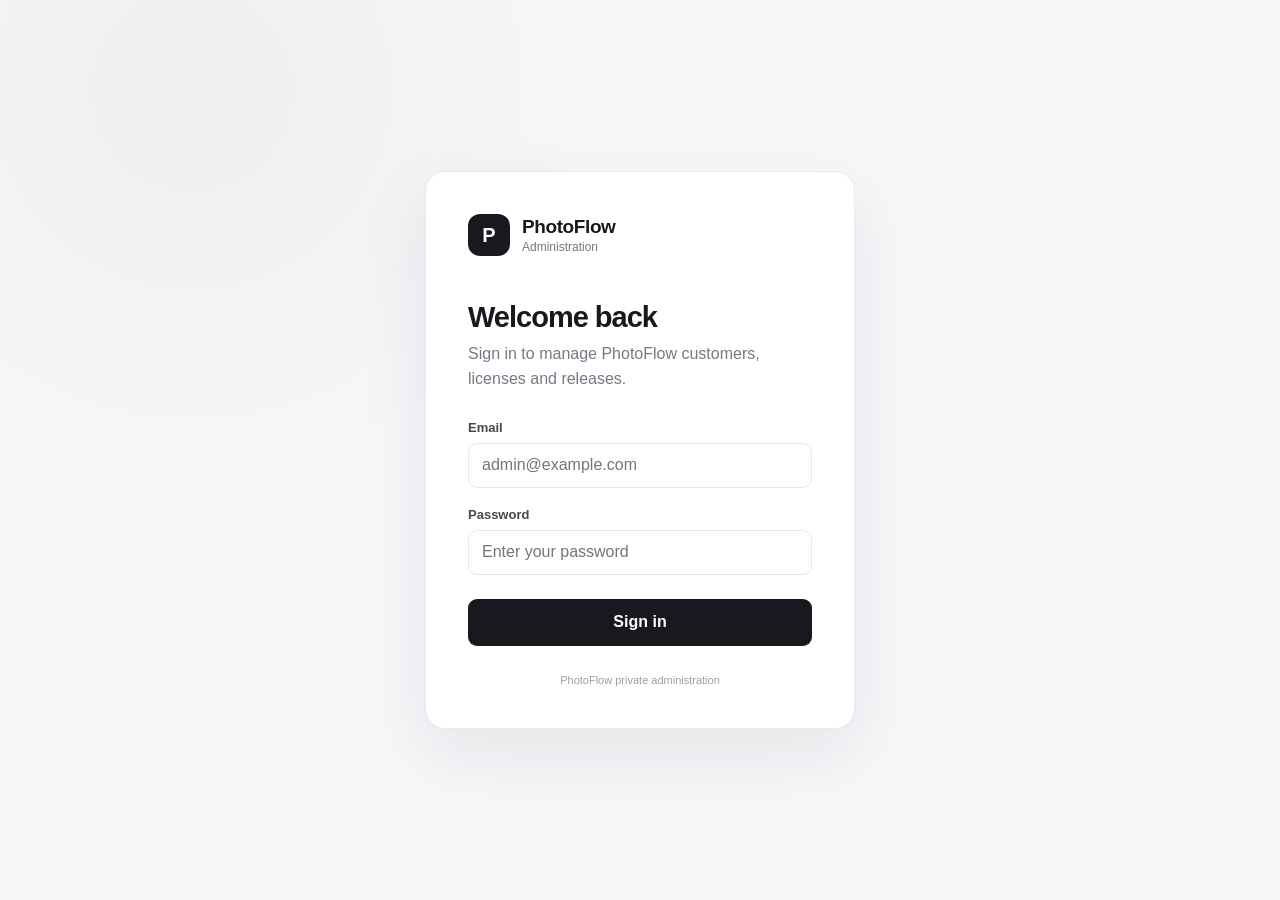
<file: admin/index.html>
<!DOCTYPE html>
<html lang="en">

<head>
    <meta charset="UTF-8">
    <meta name="viewport" content="width=device-width, initial-scale=1.0">
    <title>PhotoFlow Admin</title>
    <link rel="stylesheet" href="assets/css/admin.css">
</head>

<body>

    <!-- =====================================================
         LOGIN
         ===================================================== -->

    <section id="login-screen" class="login-screen">

        <div class="login-card">

            <div class="brand">

                <div class="brand-mark">P</div>

                <div>
                    <h1>PhotoFlow</h1>
                    <span>Administration</span>
                </div>

            </div>

            <div class="login-heading">
                <h2>Welcome back</h2>
                <p>Sign in to manage PhotoFlow customers, licenses and releases.</p>
            </div>

            <form id="login-form">

                <div class="form-group">
                    <label for="email">Email</label>

                    <input id="email" name="email" type="email" autocomplete="username" placeholder="admin@example.com"
                        required>
                </div>

                <div class="form-group">
                    <label for="password">Password</label>

                    <input id="password" name="password" type="password" autocomplete="current-password"
                        placeholder="Enter your password" required>
                </div>

                <div id="error-message" class="error-message" style="display:none"></div>

                <button type="submit" class="primary-button login-button">
                    Sign in
                </button>

            </form>

            <p class="login-footer">
                PhotoFlow private administration
            </p>

        </div>

    </section>


    <!-- =====================================================
         DASHBOARD
         ===================================================== -->

    <section id="dashboard" class="dashboard" style="display:none">

        <!-- Sidebar -->

        <aside class="sidebar">

            <div class="sidebar-brand">

                <div class="brand-mark">P</div>

                <div>
                    <strong>PhotoFlow</strong>
                    <span>Admin</span>
                </div>

            </div>


            <nav class="navigation">

                <button class="nav-item active" data-section="overview">
                    <span class="nav-icon">⌂</span>
                    <span>Overview</span>
                </button>

                <button class="nav-item" data-section="customers">
                    <span class="nav-icon">♙</span>
                    <span>Customers</span>
                </button>

                <button class="nav-item" data-section="licenses">
                    <span class="nav-icon">◆</span>
                    <span>Licenses</span>
                </button>

                <button class="nav-item" data-section="devices">
                    <span class="nav-icon">▣</span>
                    <span>Devices</span>
                </button>

                <button class="nav-item" id="nav-releases" data-section="releases">
                    <span class="nav-icon">⇩</span>
                    <span>Releases</span>
                </button>

            </nav>


            <div class="sidebar-bottom">

                <div class="admin-mini">

                    <div class="avatar">A</div>

                    <div class="admin-mini-info">
                        <strong id="admin-name">Administrator</strong>
                        <span>Admin</span>
                    </div>

                </div>

                <button id="logout-button" class="logout-button">
                    Sign out
                </button>

            </div>

        </aside>


        <!-- Main content -->

        <main class="main-content">

            <!-- Header -->

            <header class="topbar">

                <div>
                    <span class="eyebrow">PHOTOFLOW ADMIN</span>
                    <h1 id="page-title">Overview</h1>
                </div>

                <div class="topbar-status">
                    <span class="status-dot"></span>
                    System online
                </div>

            </header>

            <div id="success-message"
                style="display:none; margin:16px 0 0; padding:11px 13px; border-radius:8px; background:#eefaf1; border:1px solid #bfe6c9; color:var(--success); font-size:13px;">
            </div>


            <!-- =================================================
                 OVERVIEW
                 ================================================= -->

            <section id="section-overview" class="dashboard-section active-section">

                <div class="welcome-panel">

                    <div>
                        <span class="eyebrow">CONTROL CENTER</span>

                        <h2>
                            Manage your PhotoFlow business
                        </h2>

                        <p>
                            Customers, licenses, devices and releases
                            are managed from one place.
                        </p>
                    </div>

                    <div class="welcome-mark">
                        P
                    </div>

                </div>


                <div class="stats-grid">

                    <div class="stat-card">

                        <span class="stat-label">
                            Customers
                        </span>

                        <strong id="stat-users" class="stat-value">
                            —
                        </strong>

                        <span class="stat-meta">
                            Registered accounts
                        </span>

                    </div>


                    <div class="stat-card">

                        <span class="stat-label">
                            Active customers
                        </span>

                        <strong id="stat-active-users" class="stat-value">
                            —
                        </strong>

                        <span class="stat-meta">
                            Not disabled
                        </span>

                    </div>


                    <div class="stat-card">

                        <span class="stat-label">
                            Licenses
                        </span>

                        <strong id="stat-licenses" class="stat-value">
                            —
                        </strong>

                        <span class="stat-meta">
                            Total issued
                        </span>

                    </div>


                    <div class="stat-card">

                        <span class="stat-label">
                            Active licenses
                        </span>

                        <strong id="stat-active-licenses" class="stat-value">
                            —
                        </strong>

                        <span class="stat-meta">
                            Current entitlements
                        </span>

                    </div>


                    <div class="stat-card">

                        <span class="stat-label">
                            Active devices
                        </span>

                        <strong id="stat-devices" class="stat-value">
                            —
                        </strong>

                        <span class="stat-meta">
                            Activated seats
                        </span>

                    </div>

                </div>

            </section>


            <!-- =================================================
                 CUSTOMERS
                 ================================================= -->

            <section id="section-customers" class="dashboard-section">

                <div class="section-heading">

                    <div>
                        <span class="eyebrow">
                            CUSTOMER MANAGEMENT
                        </span>

                        <h2>Customers</h2>

                        <p>
                            View and manage PhotoFlow accounts.
                        </p>
                    </div>

                    <button id="create-user-button" class="primary-button">
                        + New customer
                    </button>

                </div>


                <div class="panel">

                    <div id="users-table" class="full-table">
                        <div class="empty-state">
                            Loading customers...
                        </div>
                    </div>

                </div>

            </section>


            <!-- =================================================
                 LICENSES
                 ================================================= -->

            <section id="section-licenses" class="dashboard-section">

                <div class="section-heading">

                    <div>
                        <span class="eyebrow">
                            ENTITLEMENTS
                        </span>

                        <h2>Licenses</h2>

                        <p>
                            Create and manage customer licenses.
                        </p>
                    </div>

                    <button id="create-license-button" class="primary-button">
                        + Create license
                    </button>

                </div>


                <div class="panel">

                    <div id="licenses-table" class="full-table">
                        <div class="empty-state">
                            Loading licenses...
                        </div>
                    </div>

                </div>

            </section>


            <!-- =================================================
                 DEVICES
                 ================================================= -->

            <section id="section-devices" class="dashboard-section">

                <div class="section-heading">

                    <div>
                        <span class="eyebrow">
                            ACTIVATIONS
                        </span>

                        <h2>Devices</h2>

                        <p>
                            Monitor machines consuming license seats.
                        </p>
                    </div>

                </div>


                <div class="panel">

                    <div id="devices-table" class="full-table">
                        <div class="empty-state">
                            Select a license to view its devices.
                        </div>
                    </div>

                </div>

            </section>


            <!-- =================================================
                 RELEASES
                 ================================================= -->

            <section id="section-releases" class="dashboard-section">

                <div class="section-heading">

                    <div>
                        <span class="eyebrow">
                            DOWNLOADS
                        </span>

                        <h2>Releases</h2>

                        <p>
                            Publish PhotoFlow installer builds for the public website and the desktop updater.
                        </p>
                    </div>

                    <button id="create-release-button" class="primary-button">
                        + New release
                    </button>

                </div>


                <div class="panel">

                    <div id="releases-full-table" class="full-table">
                        <div class="empty-state">
                            Loading releases...
                        </div>
                    </div>

                </div>

            </section>

        </main>

    </section>


    <!-- =====================================================
         CREATE CUSTOMER MODAL
         ===================================================== -->

    <div id="create-user-modal" class="modal" style="display:none">

        <div class="modal-backdrop"></div>

        <div class="modal-card">

            <div class="modal-header">

                <div>
                    <span class="eyebrow">
                        CUSTOMER
                    </span>

                    <h2>Create customer</h2>
                </div>

                <button class="modal-close" data-close-modal="create-user-modal">
                    ×
                </button>

            </div>


            <form id="create-user-form">

                <div class="form-group">

                    <label for="new-user-name">
                        Name
                    </label>

                    <input id="new-user-name" name="name" type="text" required>

                </div>


                <div class="form-group">

                    <label for="new-user-email">
                        Email
                    </label>

                    <input id="new-user-email" name="email" type="email" required>

                </div>


                <div class="form-group">

                    <label for="new-user-password">
                        Initial password
                    </label>

                    <input id="new-user-password" name="password" type="password" required>

                </div>


                <div class="form-group">

                    <label for="new-user-role">
                        Role
                    </label>

                    <select id="new-user-role" name="role">
                        <option value="CLIENT">Client</option>
                        <option value="ADMIN">Admin</option>
                    </select>

                </div>


                <div class="form-actions">

                    <button type="button" class="secondary-button" data-close-modal="create-user-modal">
                        Cancel
                    </button>

                    <button type="submit" class="primary-button">
                        Create customer
                    </button>

                </div>

            </form>

        </div>

    </div>


    <!-- =====================================================
         CREATE LICENSE MODAL
         ===================================================== -->

    <div id="create-license-modal" class="modal" style="display:none">

        <div class="modal-backdrop"></div>

        <div class="modal-card">

            <div class="modal-header">

                <div>
                    <span class="eyebrow">
                        ENTITLEMENT
                    </span>

                    <h2>Create license</h2>
                </div>

                <button class="modal-close" data-close-modal="create-license-modal">
                    ×
                </button>

            </div>


            <form id="create-license-form">

                <div class="form-group">

                    <label for="new-license-user">
                        Customer
                    </label>

                    <select id="new-license-user" name="user_id" required>
                        <option value="">
                            Select customer
                        </option>
                    </select>

                </div>


                <div class="form-group">

                    <label for="new-license-plan">
                        Plan
                    </label>

                    <select id="new-license-plan" name="plan">
                        <option value="monthly">
                            Monthly
                        </option>

                        <option value="annual">
                            Annual
                        </option>

                        <option value="lifetime">
                            Lifetime
                        </option>
                    </select>

                </div>


                <div class="form-group">

                    <label for="new-license-seats">
                        Activation limit
                    </label>

                    <input id="new-license-seats" name="activation_limit" type="number" min="1" value="1" required>

                </div>


                <div class="form-group">

                    <label for="new-license-starts">
                        Starts
                    </label>

                    <input id="new-license-starts" name="starts_at" type="date">

                </div>


                <div class="form-group">

                    <label for="new-license-expires">
                        Expiry
                    </label>

                    <input id="new-license-expires" name="expires_at" type="date">

                </div>


                <div class="form-group">

                    <label for="new-license-notes">
                        Notes (optional)
                    </label>

                    <input id="new-license-notes" name="notes" type="text">

                </div>


                <div class="form-actions">

                    <button type="button" class="secondary-button" data-close-modal="create-license-modal">
                        Cancel
                    </button>

                    <button type="submit" class="primary-button">
                        Create license
                    </button>

                </div>

            </form>

        </div>

    </div>


    <!-- =====================================================
         LICENSE KEY REVEAL MODAL
         ===================================================== -->

    <div id="license-key-modal" class="modal" style="display:none">

        <div class="modal-backdrop"></div>

        <div class="modal-card">

            <div class="modal-header">

                <div>
                    <span class="eyebrow">
                        ENTITLEMENT
                    </span>

                    <h2>License created</h2>
                </div>

                <button class="modal-close" data-close-modal="license-key-modal">
                    ×
                </button>

            </div>

            <p class="muted">
                This key is shown only once. Copy it now and share it with the
                customer -- it cannot be retrieved again.
            </p>

            <div class="panel" style="padding:16px; margin:16px 0;">
                <code id="generated-license-key" style="word-break:break-all; font-size:15px;"></code>
            </div>

            <div class="form-actions">

                <button type="button" class="secondary-button" data-close-modal="license-key-modal">
                    Close
                </button>

                <button type="button" id="copy-license-key" class="primary-button">
                    Copy key
                </button>

            </div>

        </div>

    </div>


    <!-- =====================================================
         REGISTER RELEASE MODAL
         ===================================================== -->

    <div id="release-modal" class="modal" style="display:none">

        <div class="modal-backdrop"></div>

        <div class="modal-card">

            <div class="modal-header">

                <div>
                    <span class="eyebrow">
                        RELEASE
                    </span>

                    <h2>Register a release</h2>
                </div>

                <button class="modal-close" data-close-modal="release-modal">
                    ×
                </button>

            </div>


            <form id="release-form">

                <div class="form-group">

                    <label for="release-version">
                        Version
                    </label>

                    <input id="release-version" type="text" placeholder="0.9.1" required>

                </div>


                <div class="form-group">

                    <label for="release-platform">
                        Platform
                    </label>

                    <select id="release-platform">
                        <option value="Windows">Windows</option>
                    </select>

                </div>


                <div class="form-group">

                    <label for="release-channel">
                        Channel
                    </label>

                    <select id="release-channel">
                        <option value="stable">Stable</option>
                        <option value="beta">Beta</option>
                    </select>

                </div>


                <div class="form-group">

                    <label for="release-filename">
                        Installer filename
                    </label>

                    <input id="release-filename" type="text" placeholder="PhotoFlow-Setup-0.9.1.exe" required>

                </div>


                <div class="form-group">

                    <label for="release-size">
                        Installer size (MB)
                    </label>

                    <input id="release-size" type="number" min="1" step="1" placeholder="109" required>

                </div>


                <div class="form-group">

                    <label for="release-url">
                        Download URL
                    </label>

                    <input id="release-url" type="url"
                        placeholder="https://github.com/.../releases/download/v0.9.1/PhotoFlow-Setup-0.9.1.exe" required>

                </div>


                <div class="form-group">

                    <label for="release-sha256">
                        SHA-256 (optional)
                    </label>

                    <input id="release-sha256" type="text" placeholder="64 hex characters">

                </div>


                <div class="form-group">

                    <label for="release-min-version">
                        Minimum supported version (optional)
                    </label>

                    <input id="release-min-version" type="text" placeholder="0.8.0">

                </div>


                <div class="form-group">

                    <label for="release-notes">
                        Release notes (optional)
                    </label>

                    <input id="release-notes" type="text" placeholder="What changed in this release">

                </div>


                <div class="form-group">

                    <label for="release-notes-url">
                        Release notes URL (optional)
                    </label>

                    <input id="release-notes-url" type="url" placeholder="https://photoflow.pages.dev/changelog.html">

                </div>


                <div class="form-group">

                    <label for="release-critical">
                        <input id="release-critical" type="checkbox" style="width:auto; height:auto;">
                        Critical update (forces the upgrade prompt)
                    </label>

                </div>


                <div class="form-actions">

                    <button type="button" class="secondary-button" data-close-modal="release-modal">
                        Cancel
                    </button>

                    <button type="submit" class="primary-button">
                        Register release
                    </button>

                </div>

            </form>

        </div>

    </div>


    <script src="assets/js/admin.js"></script>

</body>

</html>
</file>
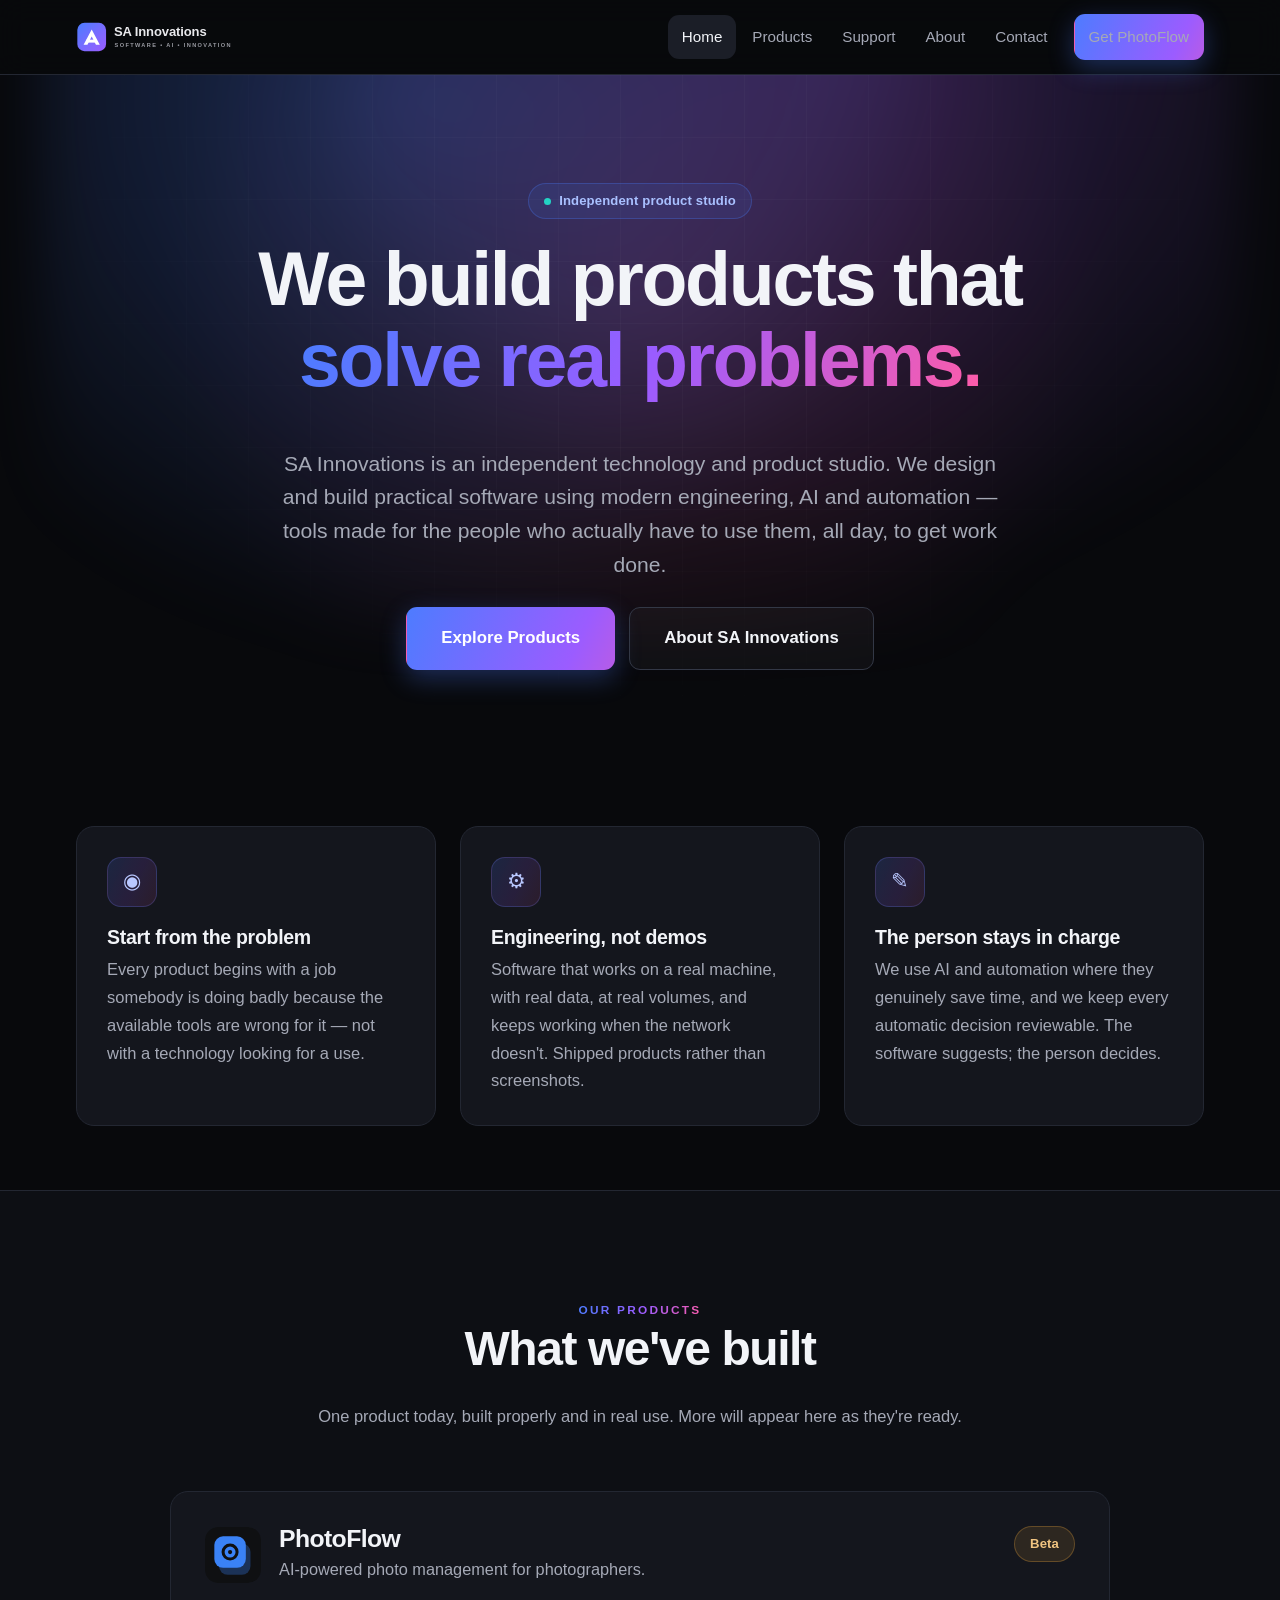
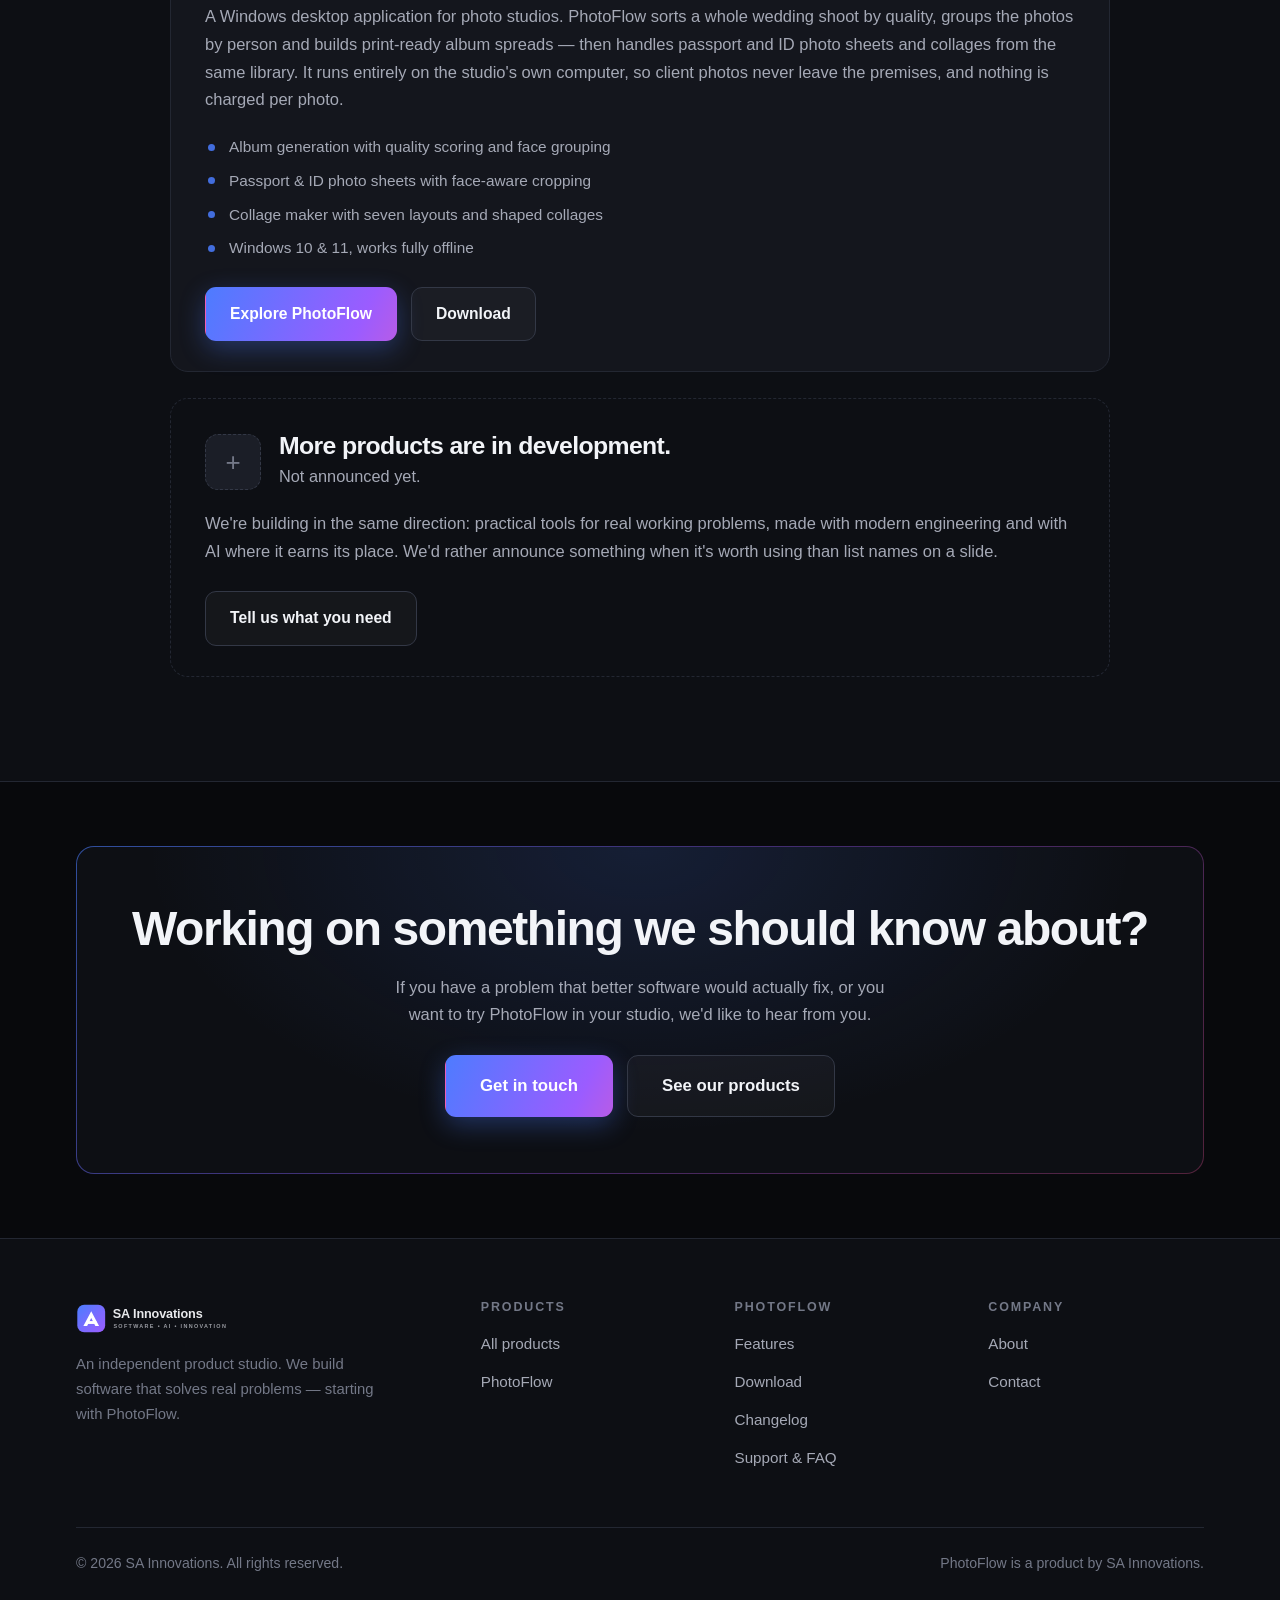
<file: website/index.html>
<!DOCTYPE html>
<html lang="en">
<head>
<meta charset="utf-8">
<meta name="viewport" content="width=device-width, initial-scale=1">
<title>SA Innovations &mdash; we build products that solve real problems</title>
<meta name="description" content="SA Innovations is an independent technology and product studio building practical software with modern engineering, AI and automation. PhotoFlow is our first product.">
<link rel="icon" href="assets/img/sa-favicon.svg" type="image/svg+xml">
<link rel="canonical" href="https://sa-innovations.onrender.com/">
<meta property="og:site_name" content="SA Innovations">
<meta property="og:type" content="website">
<meta property="og:title" content="SA Innovations &mdash; we build products that solve real problems">
<meta property="og:description" content="An independent technology and product studio building practical software with modern engineering, AI and automation. PhotoFlow is our first product.">
<meta property="og:url" content="https://sa-innovations.onrender.com/">
<meta property="og:image" content="https://sa-innovations.onrender.com/assets/img/og-card.png">
<meta name="twitter:card" content="summary_large_image">
<link rel="stylesheet" href="assets/css/style.css">
</head>
<body>

<header class="site-header">
  <div class="container">
    <a class="brand" href="index.html" aria-label="SA Innovations home">
      <img src="assets/img/sa-logo.svg" alt="SA Innovations" width="194" height="36">
    </a>
    <button class="nav-toggle" aria-expanded="false" aria-controls="site-nav">Menu</button>
    <nav class="site-nav" id="site-nav" aria-label="Main">
      <a href="index.html">Home</a>
      <a href="products.html">Products</a>
      <a href="support.html">Support</a>
      <a href="about.html">About</a>
      <a href="contact.html">Contact</a>
      <a class="btn btn-primary" href="download.html">Get PhotoFlow</a>
    </nav>
  </div>
</header>

<main>

  <!-- ------------------------------------------------------------- Hero -->
  <section class="hero">
    <div class="container">
      <div class="hero-center">
        <span class="badge"><span class="badge-dot"></span> Independent product studio</span>
        <h1>We build products that<br><span class="gradient-text">solve real problems.</span></h1>
        <p class="lead">
          SA Innovations is an independent technology and product studio. We
          design and build practical software using modern engineering, AI and
          automation &mdash; tools made for the people who actually have to use
          them, all day, to get work done.
        </p>
        <div class="btn-row center mt-2">
          <a class="btn btn-primary btn-lg" href="products.html">Explore Products</a>
          <a class="btn btn-ghost btn-lg" href="about.html">About SA Innovations</a>
        </div>
      </div>
    </div>
  </section>

  <!-- ---------------------------------------------------------- Approach -->
  <section class="section-sm">
    <div class="container">
      <div class="grid grid-3">
        <div class="card card-glow reveal">
          <div class="card-icon" aria-hidden="true">&#9673;</div>
          <h3>Start from the problem</h3>
          <p class="dim">
            Every product begins with a job somebody is doing badly because the
            available tools are wrong for it &mdash; not with a technology
            looking for a use.
          </p>
        </div>
        <div class="card card-glow reveal">
          <div class="card-icon" aria-hidden="true">&#9881;</div>
          <h3>Engineering, not demos</h3>
          <p class="dim">
            Software that works on a real machine, with real data, at real
            volumes, and keeps working when the network doesn't. Shipped
            products rather than screenshots.
          </p>
        </div>
        <div class="card card-glow reveal">
          <div class="card-icon" aria-hidden="true">&#9998;</div>
          <h3>The person stays in charge</h3>
          <p class="dim">
            We use AI and automation where they genuinely save time, and we keep
            every automatic decision reviewable. The software suggests; the
            person decides.
          </p>
        </div>
      </div>
    </div>
  </section>

  <!-- ---------------------------------------------------------- Products -->
  <section class="section section-alt">
    <div class="container">
      <div class="section-head">
        <p class="eyebrow">Our products</p>
        <h2>What we've built</h2>
        <p class="dim">
          One product today, built properly and in real use. More will appear
          here as they're ready.
        </p>
      </div>

      <div class="product-list">

        <article class="product-card reveal">
          <div class="product-card-head">
            <img src="assets/img/photoflow-mark.svg" alt="PhotoFlow" width="56" height="56">
            <div>
              <h3>PhotoFlow</h3>
              <p class="product-tagline">AI-powered photo management for photographers.</p>
            </div>
            <span class="badge badge-warn product-status">Beta</span>
          </div>

          <p class="dim">
            A Windows desktop application for photo studios. PhotoFlow sorts a
            whole wedding shoot by quality, groups the photos by person and
            builds print-ready album spreads &mdash; then handles passport and
            ID photo sheets and collages from the same library. It runs entirely
            on the studio's own computer, so client photos never leave the
            premises, and nothing is charged per photo.
          </p>

          <ul class="product-points">
            <li>Album generation with quality scoring and face grouping</li>
            <li>Passport &amp; ID photo sheets with face-aware cropping</li>
            <li>Collage maker with seven layouts and shaped collages</li>
            <li>Windows 10 &amp; 11, works fully offline</li>
          </ul>

          <div class="btn-row mt-2">
            <a class="btn btn-primary" href="photoflow.html">Explore PhotoFlow</a>
            <a class="btn btn-ghost" href="download.html">Download</a>
          </div>
        </article>

        <article class="product-card product-card-next reveal">
          <div class="product-card-head">
            <div class="product-next-mark" aria-hidden="true">+</div>
            <div>
              <h3>More products are in development.</h3>
              <p class="product-tagline">Not announced yet.</p>
            </div>
          </div>
          <p class="dim">
            We're building in the same direction: practical tools for real
            working problems, made with modern engineering and with AI where it
            earns its place. We'd rather announce something when it's worth
            using than list names on a slide.
          </p>
          <div class="btn-row mt-2">
            <a class="btn btn-ghost" href="contact.html">Tell us what you need</a>
          </div>
        </article>

      </div>
    </div>
  </section>

  <!-- ---------------------------------------------------------- CTA -->
  <section class="section-sm">
    <div class="container">
      <div class="cta reveal"><div class="cta-inner">
        <h2>Working on something we should know about?</h2>
        <p>
          If you have a problem that better software would actually fix, or you
          want to try PhotoFlow in your studio, we'd like to hear from you.
        </p>
        <div class="btn-row center mt-2">
          <a class="btn btn-primary btn-lg" href="contact.html">Get in touch</a>
          <a class="btn btn-ghost btn-lg" href="products.html">See our products</a>
        </div>
      </div></div>
    </div>
  </section>

</main>

<footer class="site-footer">
  <div class="container">
    <div class="footer-grid">
      <div class="footer-brand">
        <img src="assets/img/sa-logo.svg" alt="SA Innovations" width="184">
        <p>An independent product studio. We build software that solves real
           problems &mdash; starting with PhotoFlow.</p>
      </div>
      <div>
        <h4>Products</h4>
        <ul>
          <li><a href="products.html">All products</a></li>
          <li><a href="photoflow.html">PhotoFlow</a></li>
        </ul>
      </div>
      <div>
        <h4>PhotoFlow</h4>
        <ul>
          <li><a href="features.html">Features</a></li>
          <li><a href="download.html">Download</a></li>
          <li><a href="changelog.html">Changelog</a></li>
          <li><a href="support.html">Support &amp; FAQ</a></li>
        </ul>
      </div>
      <div>
        <h4>Company</h4>
        <ul>
          <li><a href="about.html">About</a></li>
          <li><a href="contact.html">Contact</a></li>
        </ul>
      </div>
    </div>
    <div class="footer-bottom">
      <span>&copy; <span data-year>2026</span> SA Innovations. All rights reserved.</span>
      <span>PhotoFlow is a product by SA Innovations.</span>
    </div>
  </div>
</footer>

<script src="assets/js/main.js"></script>
</body>
</html>
</file>
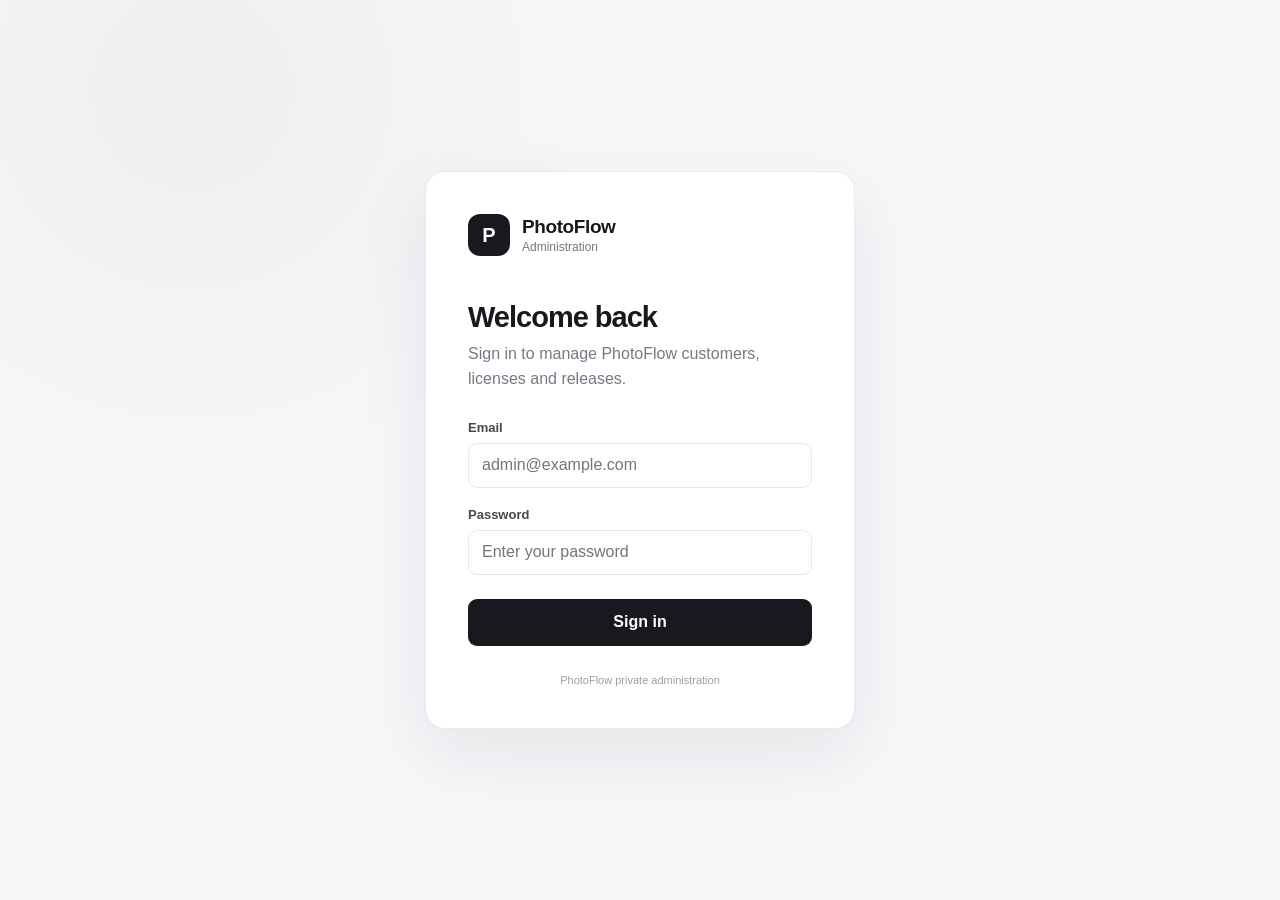
<file: admin/dashboard.html>
<!DOCTYPE html>
<html lang="en">

<head>
    <meta charset="UTF-8">
    <meta name="viewport" content="width=device-width, initial-scale=1.0">
    <title>PhotoFlow Admin</title>

    <!--
        admin/index.html is the single canonical admin entry point.

        This file used to be a second, independently-maintained copy of the
        dashboard (login screen, nav, sections, modals) sharing the same
        assets/js/admin.js and assets/css/admin.css as index.html, with
        nothing in the repo linking to it by name. Keeping two parallel HTML
        implementations meant every future admin.js change had to be applied
        twice, and they had already drifted (this file's IDs did not match
        admin.js in several places before this fix; index.html had different
        mismatches of its own). It is retired in favor of index.html and
        kept only as a redirect for anyone with this URL bookmarked.
    -->
    <meta http-equiv="refresh" content="0; url=index.html">
    <link rel="canonical" href="index.html">
</head>

<body>

    <p>
        This page has moved. The PhotoFlow admin dashboard now lives at
        <a href="index.html">index.html</a>.
    </p>

    <script>
        window.location.replace("index.html");
    </script>

</body>

</html>
</file>
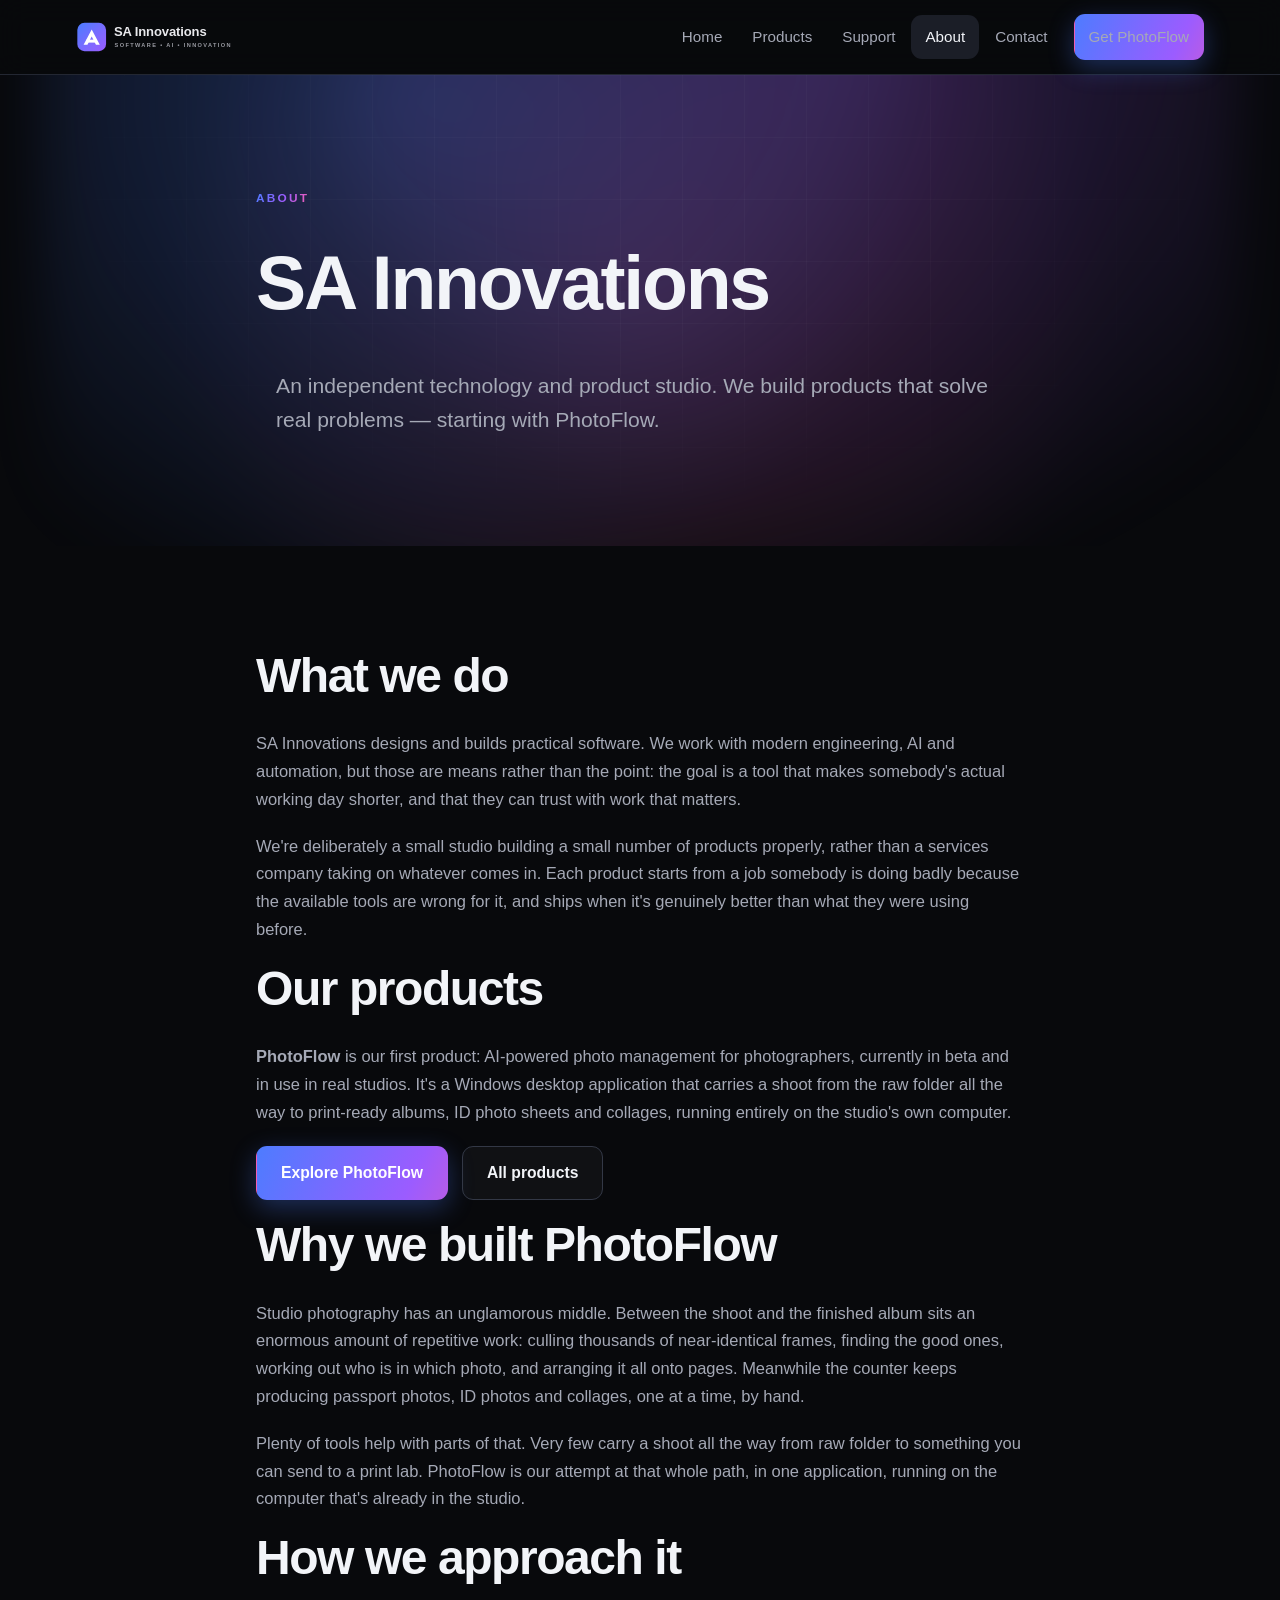
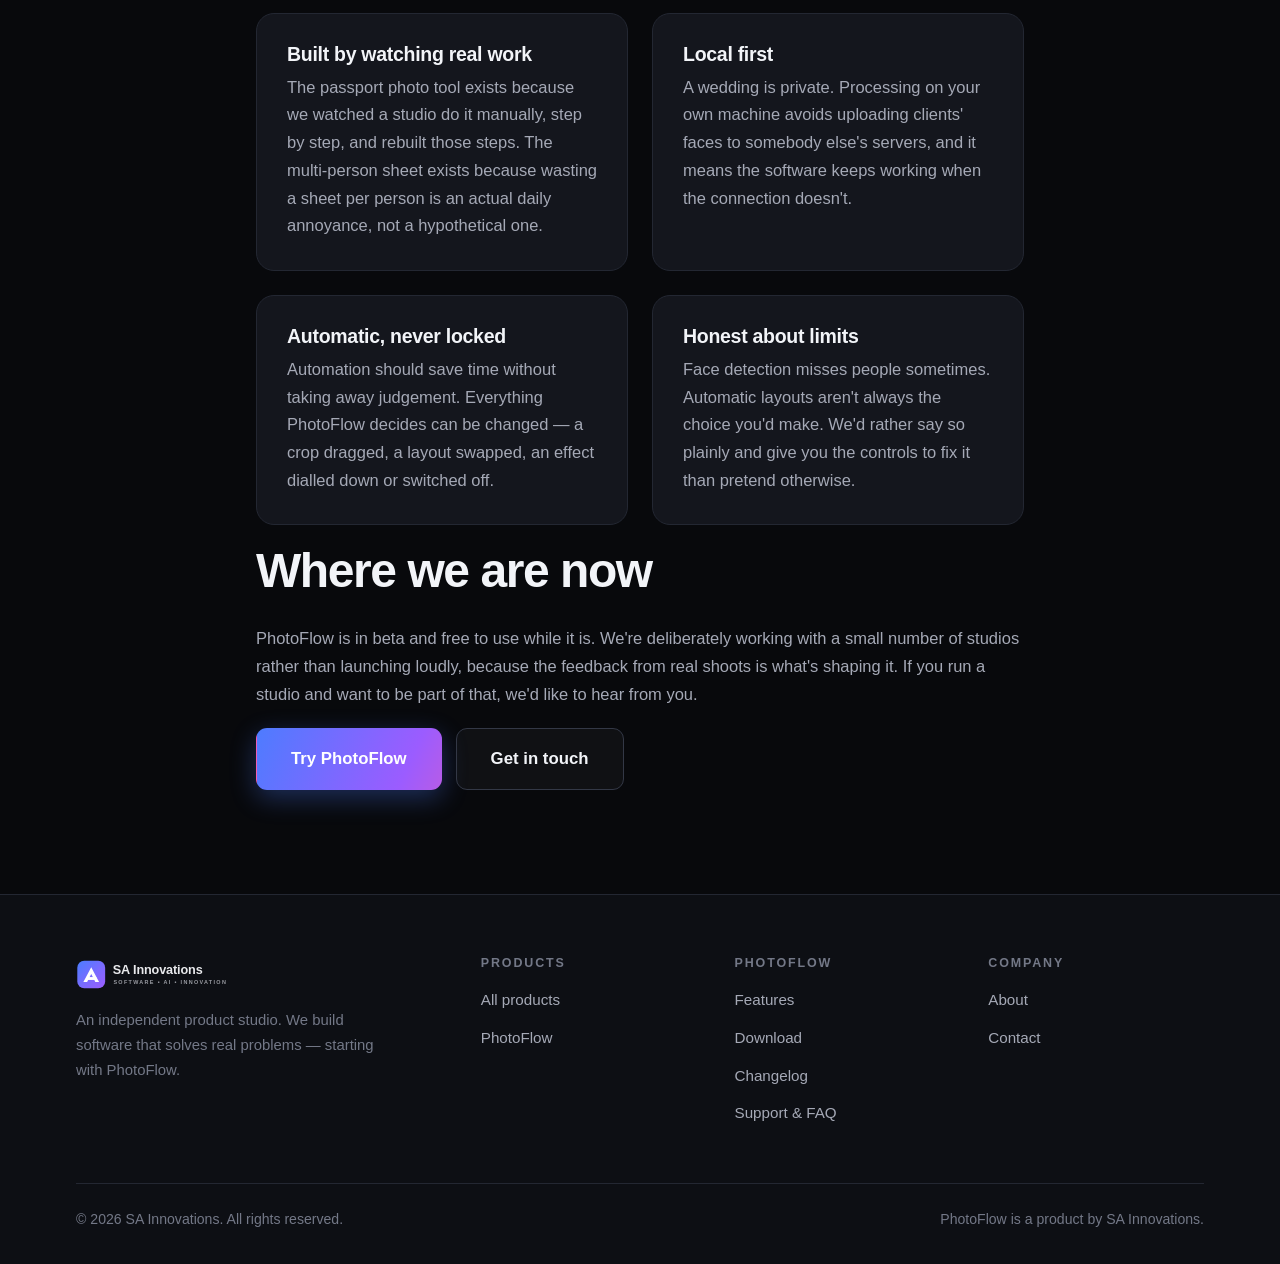
<file: website/about.html>
<!DOCTYPE html>
<html lang="en">
<head>
<meta charset="utf-8">
<meta name="viewport" content="width=device-width, initial-scale=1">
<title>About &mdash; SA Innovations</title>
<meta name="description" content="SA Innovations is an independent technology and product studio. What we build, how we work, and why PhotoFlow exists.">
<link rel="icon" href="assets/img/sa-favicon.svg" type="image/svg+xml">
<link rel="canonical" href="https://sa-innovations.onrender.com/about.html">
<meta property="og:site_name" content="SA Innovations">
<meta property="og:type" content="website">
<meta property="og:title" content="About &mdash; SA Innovations">
<meta property="og:description" content="SA Innovations is an independent technology and product studio. What we build, how we work, and why PhotoFlow exists.">
<meta property="og:url" content="https://sa-innovations.onrender.com/about.html">
<meta property="og:image" content="https://sa-innovations.onrender.com/assets/img/og-card.png">
<meta name="twitter:card" content="summary_large_image">
<link rel="stylesheet" href="assets/css/style.css">
</head>
<body>

<header class="site-header">
  <div class="container">
    <a class="brand" href="index.html" aria-label="SA Innovations home">
      <img src="assets/img/sa-logo.svg" alt="SA Innovations" width="194" height="36">
    </a>
    <button class="nav-toggle" aria-expanded="false" aria-controls="site-nav">Menu</button>
    <nav class="site-nav" id="site-nav" aria-label="Main">
      <a href="index.html">Home</a>
      <a href="products.html">Products</a>
      <a href="support.html">Support</a>
      <a href="about.html">About</a>
      <a href="contact.html">Contact</a>
      <a class="btn btn-primary" href="download.html">Get PhotoFlow</a>
    </nav>
  </div>
</header>

<main>

  <section class="hero">
    <div class="container narrow">
      <p class="eyebrow">About</p>
      <h1>SA Innovations</h1>
      <p class="lead">
        An independent technology and product studio. We build products that
        solve real problems &mdash; starting with PhotoFlow.
      </p>
    </div>
  </section>

  <section class="section">
    <div class="container narrow stack">
      <h2>What we do</h2>
      <p class="dim">
        SA Innovations designs and builds practical software. We work with
        modern engineering, AI and automation, but those are means rather than
        the point: the goal is a tool that makes somebody's actual working day
        shorter, and that they can trust with work that matters.
      </p>
      <p class="dim">
        We're deliberately a small studio building a small number of products
        properly, rather than a services company taking on whatever comes in.
        Each product starts from a job somebody is doing badly because the
        available tools are wrong for it, and ships when it's genuinely better
        than what they were using before.
      </p>

      <h2>Our products</h2>
      <p class="dim">
        <strong>PhotoFlow</strong> is our first product: AI-powered photo
        management for photographers, currently in beta and in use in real
        studios. It's a Windows desktop application that carries a shoot from
        the raw folder all the way to print-ready albums, ID photo sheets and
        collages, running entirely on the studio's own computer.
      </p>
      <div class="btn-row mt-2">
        <a class="btn btn-primary" href="photoflow.html">Explore PhotoFlow</a>
        <a class="btn btn-ghost" href="products.html">All products</a>
      </div>

      <h2 class="mt-3">Why we built PhotoFlow</h2>
      <p class="dim">
        Studio photography has an unglamorous middle. Between the shoot and the
        finished album sits an enormous amount of repetitive work: culling
        thousands of near-identical frames, finding the good ones, working out
        who is in which photo, and arranging it all onto pages. Meanwhile the
        counter keeps producing passport photos, ID photos and collages, one at a
        time, by hand.
      </p>
      <p class="dim">
        Plenty of tools help with parts of that. Very few carry a shoot all the
        way from raw folder to something you can send to a print lab. PhotoFlow
        is our attempt at that whole path, in one application, running on the
        computer that's already in the studio.
      </p>

      <h2>How we approach it</h2>
      <div class="grid grid-2 mt-2">
        <div class="card card-glow reveal">
          <h3>Built by watching real work</h3>
          <p class="dim">
            The passport photo tool exists because we watched a studio do it
            manually, step by step, and rebuilt those steps. The multi-person
            sheet exists because wasting a sheet per person is an actual daily
            annoyance, not a hypothetical one.
          </p>
        </div>
        <div class="card card-glow reveal">
          <h3>Local first</h3>
          <p class="dim">
            A wedding is private. Processing on your own machine avoids uploading
            clients' faces to somebody else's servers, and it means the software
            keeps working when the connection doesn't.
          </p>
        </div>
        <div class="card card-glow reveal">
          <h3>Automatic, never locked</h3>
          <p class="dim">
            Automation should save time without taking away judgement. Everything
            PhotoFlow decides can be changed — a crop dragged, a layout swapped,
            an effect dialled down or switched off.
          </p>
        </div>
        <div class="card card-glow reveal">
          <h3>Honest about limits</h3>
          <p class="dim">
            Face detection misses people sometimes. Automatic layouts aren't
            always the choice you'd make. We'd rather say so plainly and give you
            the controls to fix it than pretend otherwise.
          </p>
        </div>
      </div>

      <h2 class="mt-2">Where we are now</h2>
      <p class="dim">
        PhotoFlow is in beta and free to use while it is. We're deliberately
        working with a small number of studios rather than launching loudly,
        because the feedback from real shoots is what's shaping it. If you run a
        studio and want to be part of that, we'd like to hear from you.
      </p>
      <div class="btn-row mt-2">
        <a class="btn btn-primary btn-lg" href="download.html">Try PhotoFlow</a>
        <a class="btn btn-ghost btn-lg" href="contact.html">Get in touch</a>
      </div>
    </div>
  </section>

</main>

<footer class="site-footer">
  <div class="container">
    <div class="footer-grid">
      <div class="footer-brand">
        <img src="assets/img/sa-logo.svg" alt="SA Innovations" width="184">
        <p>An independent product studio. We build software that solves real
           problems &mdash; starting with PhotoFlow.</p>
      </div>
      <div>
        <h4>Products</h4>
        <ul>
          <li><a href="products.html">All products</a></li>
          <li><a href="photoflow.html">PhotoFlow</a></li>
        </ul>
      </div>
      <div>
        <h4>PhotoFlow</h4>
        <ul>
          <li><a href="features.html">Features</a></li>
          <li><a href="download.html">Download</a></li>
          <li><a href="changelog.html">Changelog</a></li>
          <li><a href="support.html">Support &amp; FAQ</a></li>
        </ul>
      </div>
      <div>
        <h4>Company</h4>
        <ul>
          <li><a href="about.html">About</a></li>
          <li><a href="contact.html">Contact</a></li>
        </ul>
      </div>
    </div>
    <div class="footer-bottom">
      <span>&copy; <span data-year>2026</span> SA Innovations. All rights reserved.</span>
      <span>PhotoFlow is a product by SA Innovations.</span>
    </div>
  </div>
</footer>

<script src="assets/js/main.js"></script>
</body>
</html>
</file>
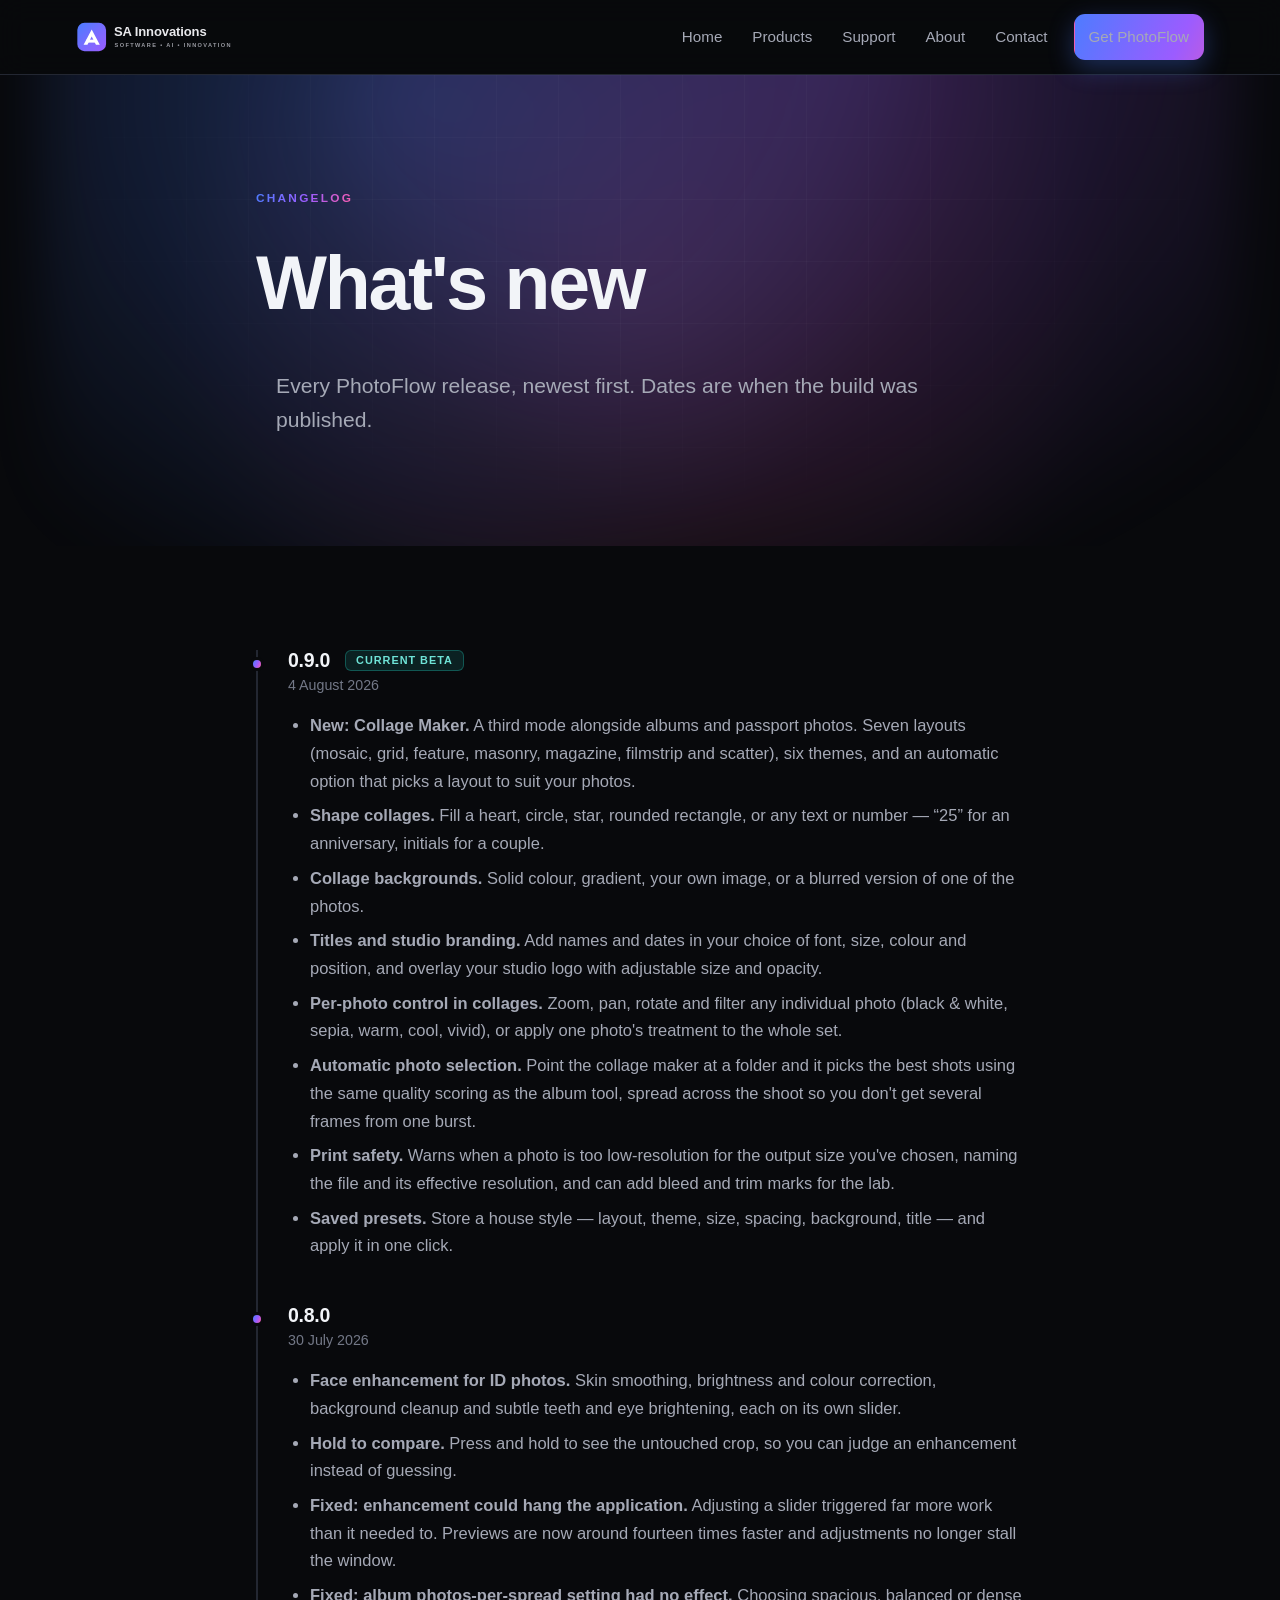
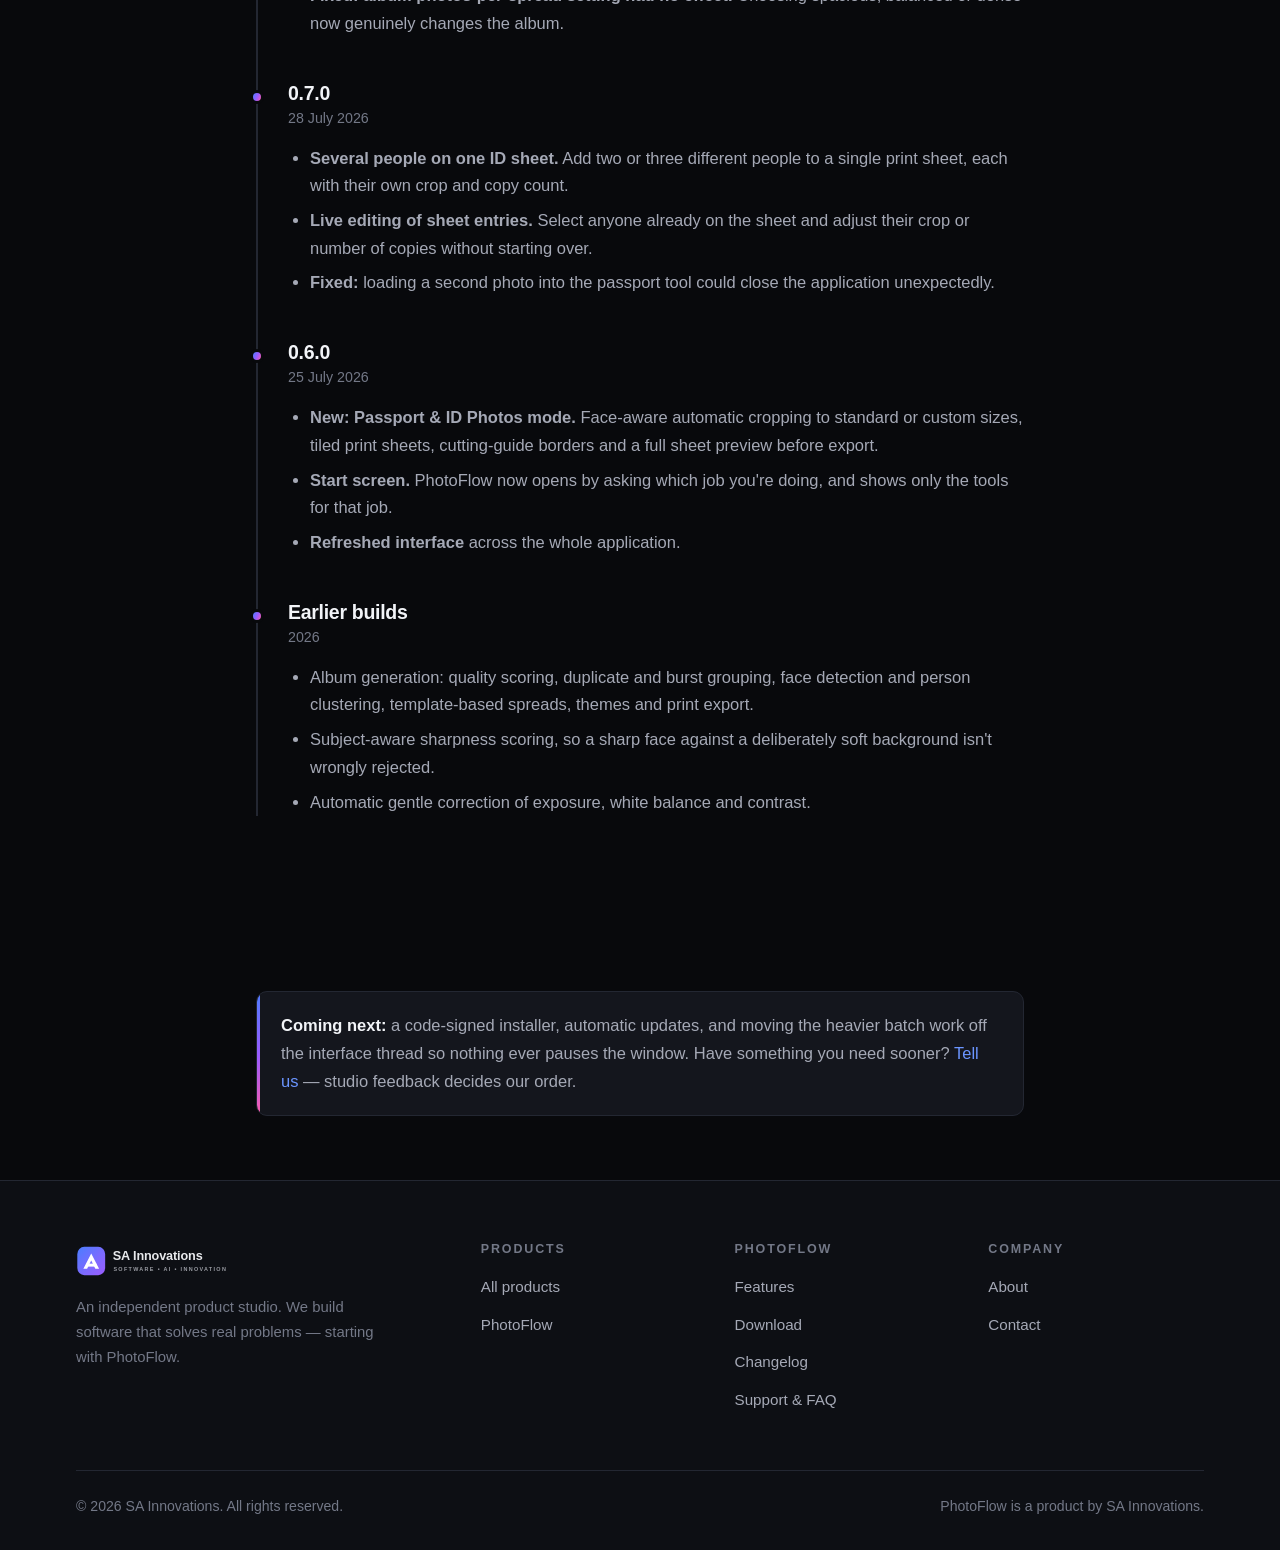
<file: website/changelog.html>
<!DOCTYPE html>
<html lang="en">
<head>
<meta charset="utf-8">
<meta name="viewport" content="width=device-width, initial-scale=1">
<title>PhotoFlow Changelog &mdash; SA Innovations</title>
<meta name="description" content="Every PhotoFlow release, newest first: what changed, what was fixed and what is coming next.">
<link rel="icon" href="assets/img/sa-favicon.svg" type="image/svg+xml">
<link rel="canonical" href="https://sa-innovations.onrender.com/changelog.html">
<meta property="og:site_name" content="SA Innovations">
<meta property="og:type" content="website">
<meta property="og:title" content="PhotoFlow Changelog &mdash; SA Innovations">
<meta property="og:description" content="Every PhotoFlow release, newest first: what changed, what was fixed and what is coming next.">
<meta property="og:url" content="https://sa-innovations.onrender.com/changelog.html">
<meta property="og:image" content="https://sa-innovations.onrender.com/assets/img/og-card.png">
<meta name="twitter:card" content="summary_large_image">
<link rel="stylesheet" href="assets/css/style.css">
</head>
<body>

<header class="site-header">
  <div class="container">
    <a class="brand" href="index.html" aria-label="SA Innovations home">
      <img src="assets/img/sa-logo.svg" alt="SA Innovations" width="194" height="36">
    </a>
    <button class="nav-toggle" aria-expanded="false" aria-controls="site-nav">Menu</button>
    <nav class="site-nav" id="site-nav" aria-label="Main">
      <a href="index.html">Home</a>
      <a href="products.html">Products</a>
      <a href="support.html">Support</a>
      <a href="about.html">About</a>
      <a href="contact.html">Contact</a>
      <a class="btn btn-primary" href="download.html">Get PhotoFlow</a>
    </nav>
  </div>
</header>

<main>

  <section class="hero">
    <div class="container narrow">
      <p class="eyebrow">Changelog</p>
      <h1>What's new</h1>
      <p class="lead">Every PhotoFlow release, newest first. Dates are when the build was published.</p>
      
    </div>
  </section>

  <section class="section">
    <div class="container narrow">

      <div class="release reveal">
        <h3>0.9.0 <span class="chip new">Current beta</span></h3>
        <p class="when">4 August 2026</p>
        <ul>
          <li><strong>New: Collage Maker.</strong> A third mode alongside albums and
            passport photos. Seven layouts (mosaic, grid, feature, masonry, magazine,
            filmstrip and scatter), six themes, and an automatic option that picks a
            layout to suit your photos.</li>
          <li><strong>Shape collages.</strong> Fill a heart, circle, star, rounded
            rectangle, or any text or number — “25” for an anniversary, initials for a
            couple.</li>
          <li><strong>Collage backgrounds.</strong> Solid colour, gradient, your own image,
            or a blurred version of one of the photos.</li>
          <li><strong>Titles and studio branding.</strong> Add names and dates in your
            choice of font, size, colour and position, and overlay your studio logo with
            adjustable size and opacity.</li>
          <li><strong>Per-photo control in collages.</strong> Zoom, pan, rotate and filter
            any individual photo (black &amp; white, sepia, warm, cool, vivid), or apply one
            photo's treatment to the whole set.</li>
          <li><strong>Automatic photo selection.</strong> Point the collage maker at a folder
            and it picks the best shots using the same quality scoring as the album tool,
            spread across the shoot so you don't get several frames from one burst.</li>
          <li><strong>Print safety.</strong> Warns when a photo is too low-resolution for the
            output size you've chosen, naming the file and its effective resolution, and can
            add bleed and trim marks for the lab.</li>
          <li><strong>Saved presets.</strong> Store a house style — layout, theme, size,
            spacing, background, title — and apply it in one click.</li>
        </ul>
      </div>

      <div class="release reveal">
        <h3>0.8.0</h3>
        <p class="when">30 July 2026</p>
        <ul>
          <li><strong>Face enhancement for ID photos.</strong> Skin smoothing, brightness and
            colour correction, background cleanup and subtle teeth and eye brightening, each
            on its own slider.</li>
          <li><strong>Hold to compare.</strong> Press and hold to see the untouched crop, so
            you can judge an enhancement instead of guessing.</li>
          <li><strong>Fixed: enhancement could hang the application.</strong> Adjusting a
            slider triggered far more work than it needed to. Previews are now around
            fourteen times faster and adjustments no longer stall the window.</li>
          <li><strong>Fixed: album photos-per-spread setting had no effect.</strong> Choosing
            spacious, balanced or dense now genuinely changes the album.</li>
        </ul>
      </div>

      <div class="release reveal">
        <h3>0.7.0</h3>
        <p class="when">28 July 2026</p>
        <ul>
          <li><strong>Several people on one ID sheet.</strong> Add two or three different
            people to a single print sheet, each with their own crop and copy count.</li>
          <li><strong>Live editing of sheet entries.</strong> Select anyone already on the
            sheet and adjust their crop or number of copies without starting over.</li>
          <li><strong>Fixed:</strong> loading a second photo into the passport tool could
            close the application unexpectedly.</li>
        </ul>
      </div>

      <div class="release reveal">
        <h3>0.6.0</h3>
        <p class="when">25 July 2026</p>
        <ul>
          <li><strong>New: Passport &amp; ID Photos mode.</strong> Face-aware automatic
            cropping to standard or custom sizes, tiled print sheets, cutting-guide borders
            and a full sheet preview before export.</li>
          <li><strong>Start screen.</strong> PhotoFlow now opens by asking which job you're
            doing, and shows only the tools for that job.</li>
          <li><strong>Refreshed interface</strong> across the whole application.</li>
        </ul>
      </div>

      <div class="release reveal">
        <h3>Earlier builds</h3>
        <p class="when">2026</p>
        <ul>
          <li>Album generation: quality scoring, duplicate and burst grouping, face detection
            and person clustering, template-based spreads, themes and print export.</li>
          <li>Subject-aware sharpness scoring, so a sharp face against a deliberately soft
            background isn't wrongly rejected.</li>
          <li>Automatic gentle correction of exposure, white balance and contrast.</li>
        </ul>
      </div>

    </div>
  </section>

  <section class="section-sm">
    <div class="container narrow">
      <div class="callout">
        <strong>Coming next:</strong> a code-signed installer, automatic updates,
        and moving the heavier batch work off the interface thread so nothing ever
        pauses the window. Have something you need sooner?
        <a href="contact.html">Tell us</a> — studio feedback decides our order.
      </div>
    </div>
  </section>

</main>

<footer class="site-footer">
  <div class="container">
    <div class="footer-grid">
      <div class="footer-brand">
        <img src="assets/img/sa-logo.svg" alt="SA Innovations" width="184">
        <p>An independent product studio. We build software that solves real
           problems &mdash; starting with PhotoFlow.</p>
      </div>
      <div>
        <h4>Products</h4>
        <ul>
          <li><a href="products.html">All products</a></li>
          <li><a href="photoflow.html">PhotoFlow</a></li>
        </ul>
      </div>
      <div>
        <h4>PhotoFlow</h4>
        <ul>
          <li><a href="features.html">Features</a></li>
          <li><a href="download.html">Download</a></li>
          <li><a href="changelog.html">Changelog</a></li>
          <li><a href="support.html">Support &amp; FAQ</a></li>
        </ul>
      </div>
      <div>
        <h4>Company</h4>
        <ul>
          <li><a href="about.html">About</a></li>
          <li><a href="contact.html">Contact</a></li>
        </ul>
      </div>
    </div>
    <div class="footer-bottom">
      <span>&copy; <span data-year>2026</span> SA Innovations. All rights reserved.</span>
      <span>PhotoFlow is a product by SA Innovations.</span>
    </div>
  </div>
</footer>

<script src="assets/js/main.js"></script>
</body>
</html>
</file>
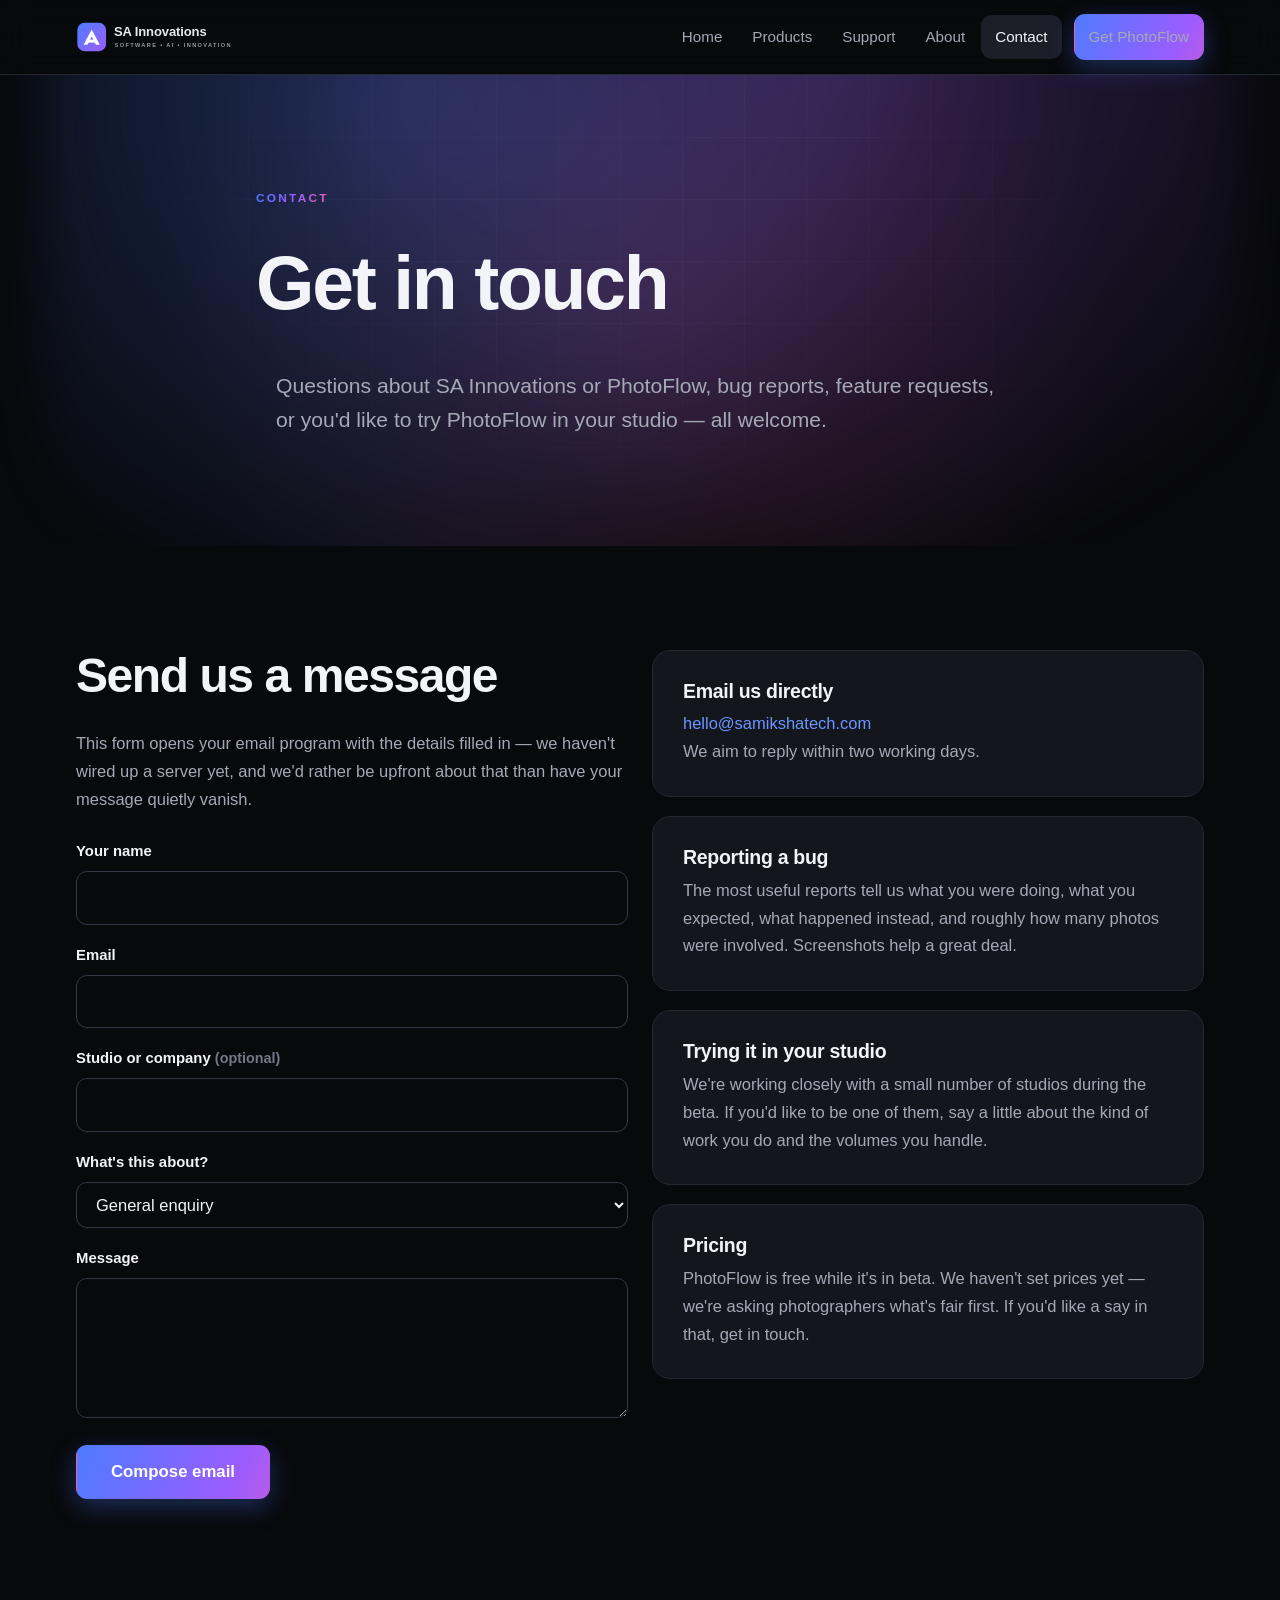
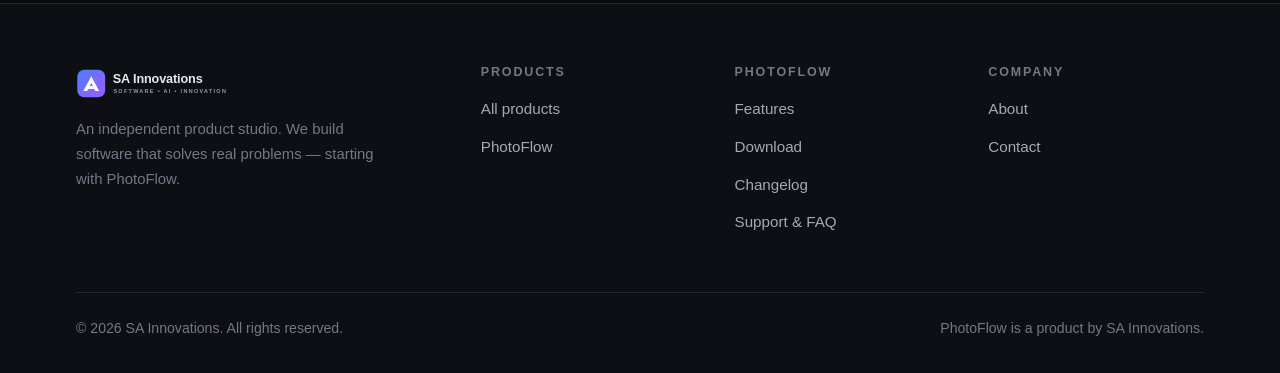
<file: website/contact.html>
<!DOCTYPE html>
<html lang="en">
<head>
<meta charset="utf-8">
<meta name="viewport" content="width=device-width, initial-scale=1">
<title>Contact &mdash; SA Innovations</title>
<meta name="description" content="Get in touch with SA Innovations about PhotoFlow: questions, bug reports, feature requests or beta access for your studio.">
<link rel="icon" href="assets/img/sa-favicon.svg" type="image/svg+xml">
<link rel="canonical" href="https://sa-innovations.onrender.com/contact.html">
<meta property="og:site_name" content="SA Innovations">
<meta property="og:type" content="website">
<meta property="og:title" content="Contact &mdash; SA Innovations">
<meta property="og:description" content="Get in touch with SA Innovations about PhotoFlow: questions, bug reports, feature requests or beta access for your studio.">
<meta property="og:url" content="https://sa-innovations.onrender.com/contact.html">
<meta property="og:image" content="https://sa-innovations.onrender.com/assets/img/og-card.png">
<meta name="twitter:card" content="summary_large_image">
<link rel="stylesheet" href="assets/css/style.css">
</head>
<body>

<header class="site-header">
  <div class="container">
    <a class="brand" href="index.html" aria-label="SA Innovations home">
      <img src="assets/img/sa-logo.svg" alt="SA Innovations" width="194" height="36">
    </a>
    <button class="nav-toggle" aria-expanded="false" aria-controls="site-nav">Menu</button>
    <nav class="site-nav" id="site-nav" aria-label="Main">
      <a href="index.html">Home</a>
      <a href="products.html">Products</a>
      <a href="support.html">Support</a>
      <a href="about.html">About</a>
      <a href="contact.html">Contact</a>
      <a class="btn btn-primary" href="download.html">Get PhotoFlow</a>
    </nav>
  </div>
</header>

<main>

  <section class="hero">
    <div class="container narrow">
      <p class="eyebrow">Contact</p>
      <h1>Get in touch</h1>
      <p class="lead">
        Questions about SA Innovations or PhotoFlow, bug reports, feature
        requests, or you'd like to try PhotoFlow in your studio &mdash; all
        welcome.
      </p>
    </div>
  </section>

  <section class="section">
    <div class="container">
      <div class="grid grid-2">

        <div>
          <h2>Send us a message</h2>
          <p class="dim">
            This form opens your email program with the details filled in — we
            haven't wired up a server yet, and we'd rather be upfront about that
            than have your message quietly vanish.
          </p>
          <!-- TODO (SA Innovations domain): this mailbox and the visible link
               below are the existing, working support address. They stay as
               they are until an SA Innovations domain is registered; change
               both here, plus utils/version.py::SUPPORT_EMAIL and LICENSE, at
               that point. Do not point them at a domain that isn't live. -->
          <form class="form-grid mt-2" data-mailto-form="hello@samikshatech.com">
            <div>
              <label for="name">Your name</label>
              <input type="text" id="name" name="name" required>
            </div>
            <div>
              <label for="email">Email</label>
              <input type="email" id="email" name="email" required>
            </div>
            <div>
              <label for="studio">Studio or company <span class="faint">(optional)</span></label>
              <input type="text" id="studio" name="studio">
            </div>
            <div>
              <label for="topic">What's this about?</label>
              <select id="topic" name="topic">
                <option>General enquiry</option>
                <option>Bug report</option>
                <option>Feature request</option>
                <option>Beta access</option>
                <option>Pricing</option>
              </select>
            </div>
            <div>
              <label for="message">Message</label>
              <textarea id="message" name="message" required></textarea>
            </div>
            <div>
              <button type="submit" class="btn btn-primary btn-lg">Compose email</button>
            </div>
          </form>
        </div>

        <div class="stack">
          <div class="card card-glow reveal">
            <h3>Email us directly</h3>
            <p class="dim mb-0">
              <a href="mailto:hello@samikshatech.com">hello@samikshatech.com</a><br>
              We aim to reply within two working days.
            </p>
          </div>

          <div class="card card-glow reveal">
            <h3>Reporting a bug</h3>
            <p class="dim mb-0">
              The most useful reports tell us what you were doing, what you
              expected, what happened instead, and roughly how many photos were
              involved. Screenshots help a great deal.
            </p>
          </div>

          <div class="card card-glow reveal">
            <h3>Trying it in your studio</h3>
            <p class="dim mb-0">
              We're working closely with a small number of studios during the
              beta. If you'd like to be one of them, say a little about the kind
              of work you do and the volumes you handle.
            </p>
          </div>

          <div class="card card-glow reveal">
            <h3>Pricing</h3>
            <p class="dim mb-0">
              PhotoFlow is free while it's in beta. We haven't set prices yet —
              we're asking photographers what's fair first. If you'd like a say
              in that, get in touch.
            </p>
          </div>
        </div>

      </div>
    </div>
  </section>

</main>

<footer class="site-footer">
  <div class="container">
    <div class="footer-grid">
      <div class="footer-brand">
        <img src="assets/img/sa-logo.svg" alt="SA Innovations" width="184">
        <p>An independent product studio. We build software that solves real
           problems &mdash; starting with PhotoFlow.</p>
      </div>
      <div>
        <h4>Products</h4>
        <ul>
          <li><a href="products.html">All products</a></li>
          <li><a href="photoflow.html">PhotoFlow</a></li>
        </ul>
      </div>
      <div>
        <h4>PhotoFlow</h4>
        <ul>
          <li><a href="features.html">Features</a></li>
          <li><a href="download.html">Download</a></li>
          <li><a href="changelog.html">Changelog</a></li>
          <li><a href="support.html">Support &amp; FAQ</a></li>
        </ul>
      </div>
      <div>
        <h4>Company</h4>
        <ul>
          <li><a href="about.html">About</a></li>
          <li><a href="contact.html">Contact</a></li>
        </ul>
      </div>
    </div>
    <div class="footer-bottom">
      <span>&copy; <span data-year>2026</span> SA Innovations. All rights reserved.</span>
      <span>PhotoFlow is a product by SA Innovations.</span>
    </div>
  </div>
</footer>

<script src="assets/js/main.js"></script>
</body>
</html>
</file>
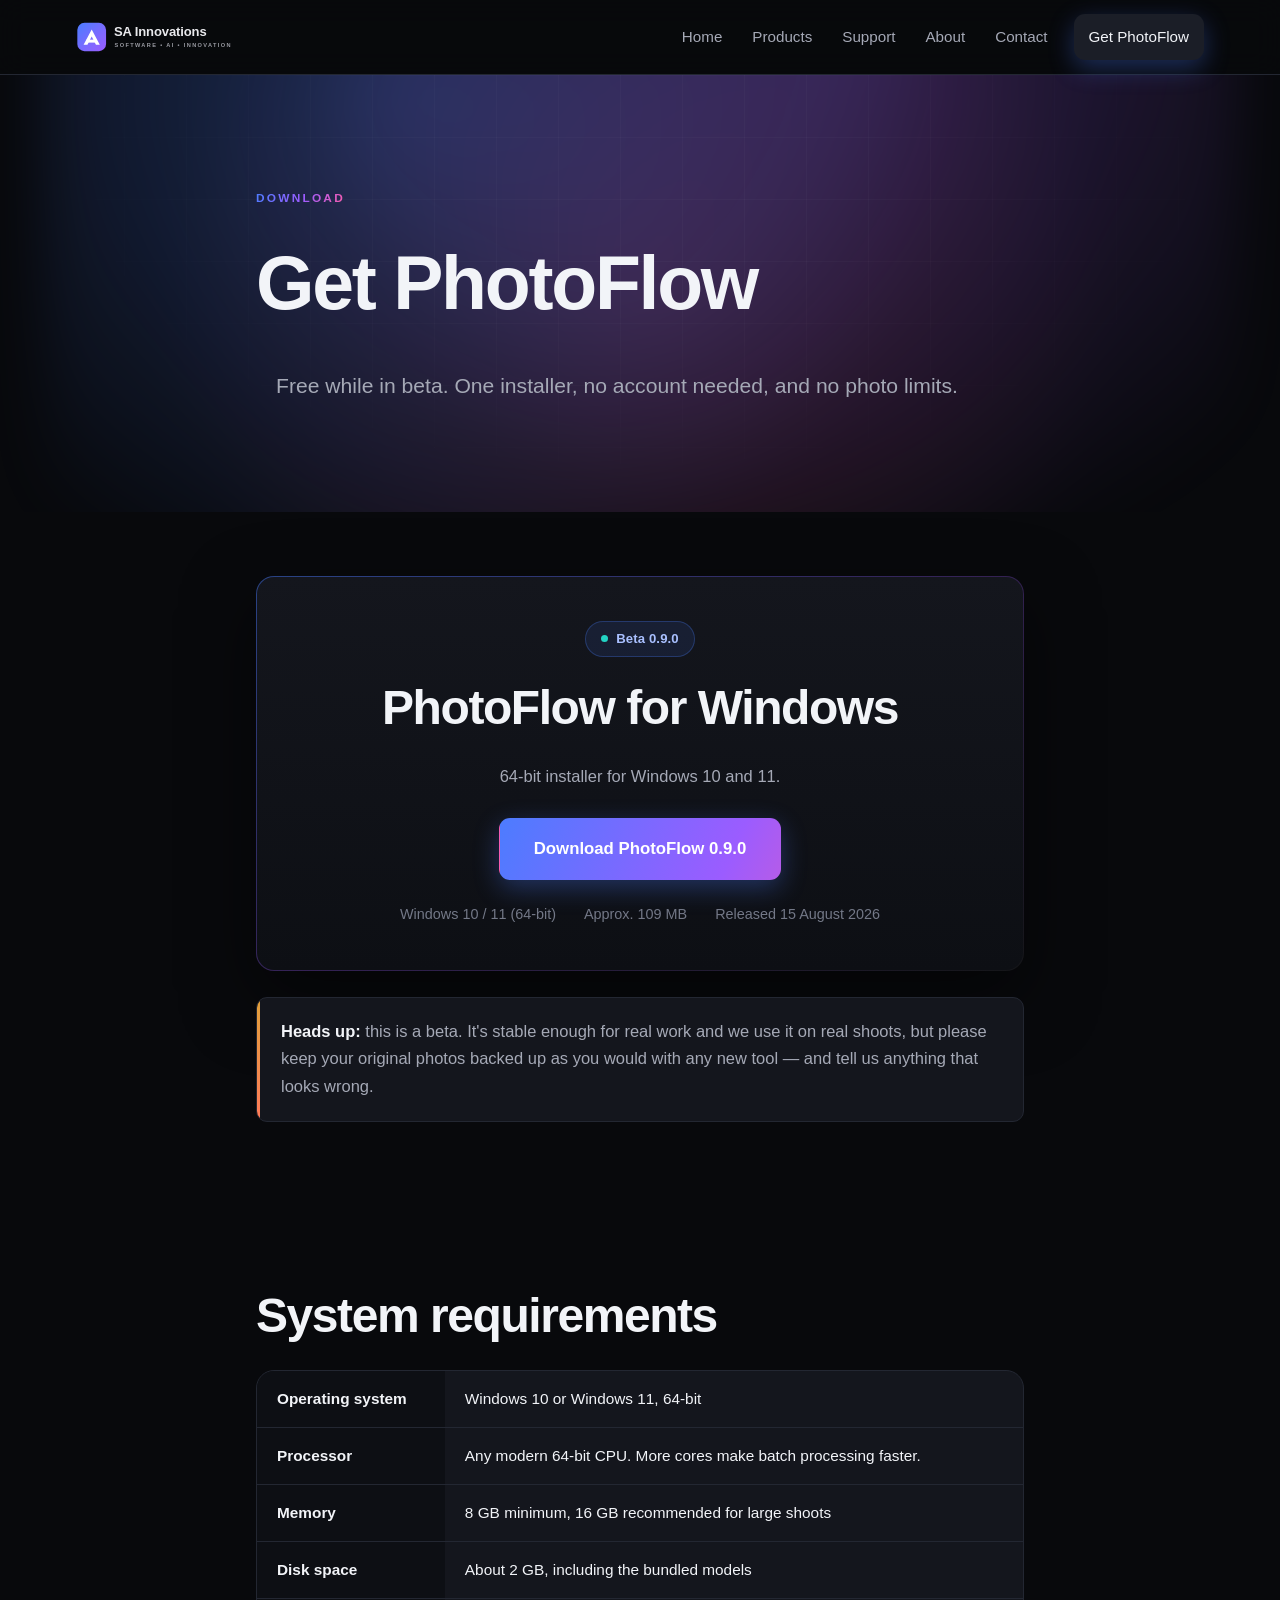
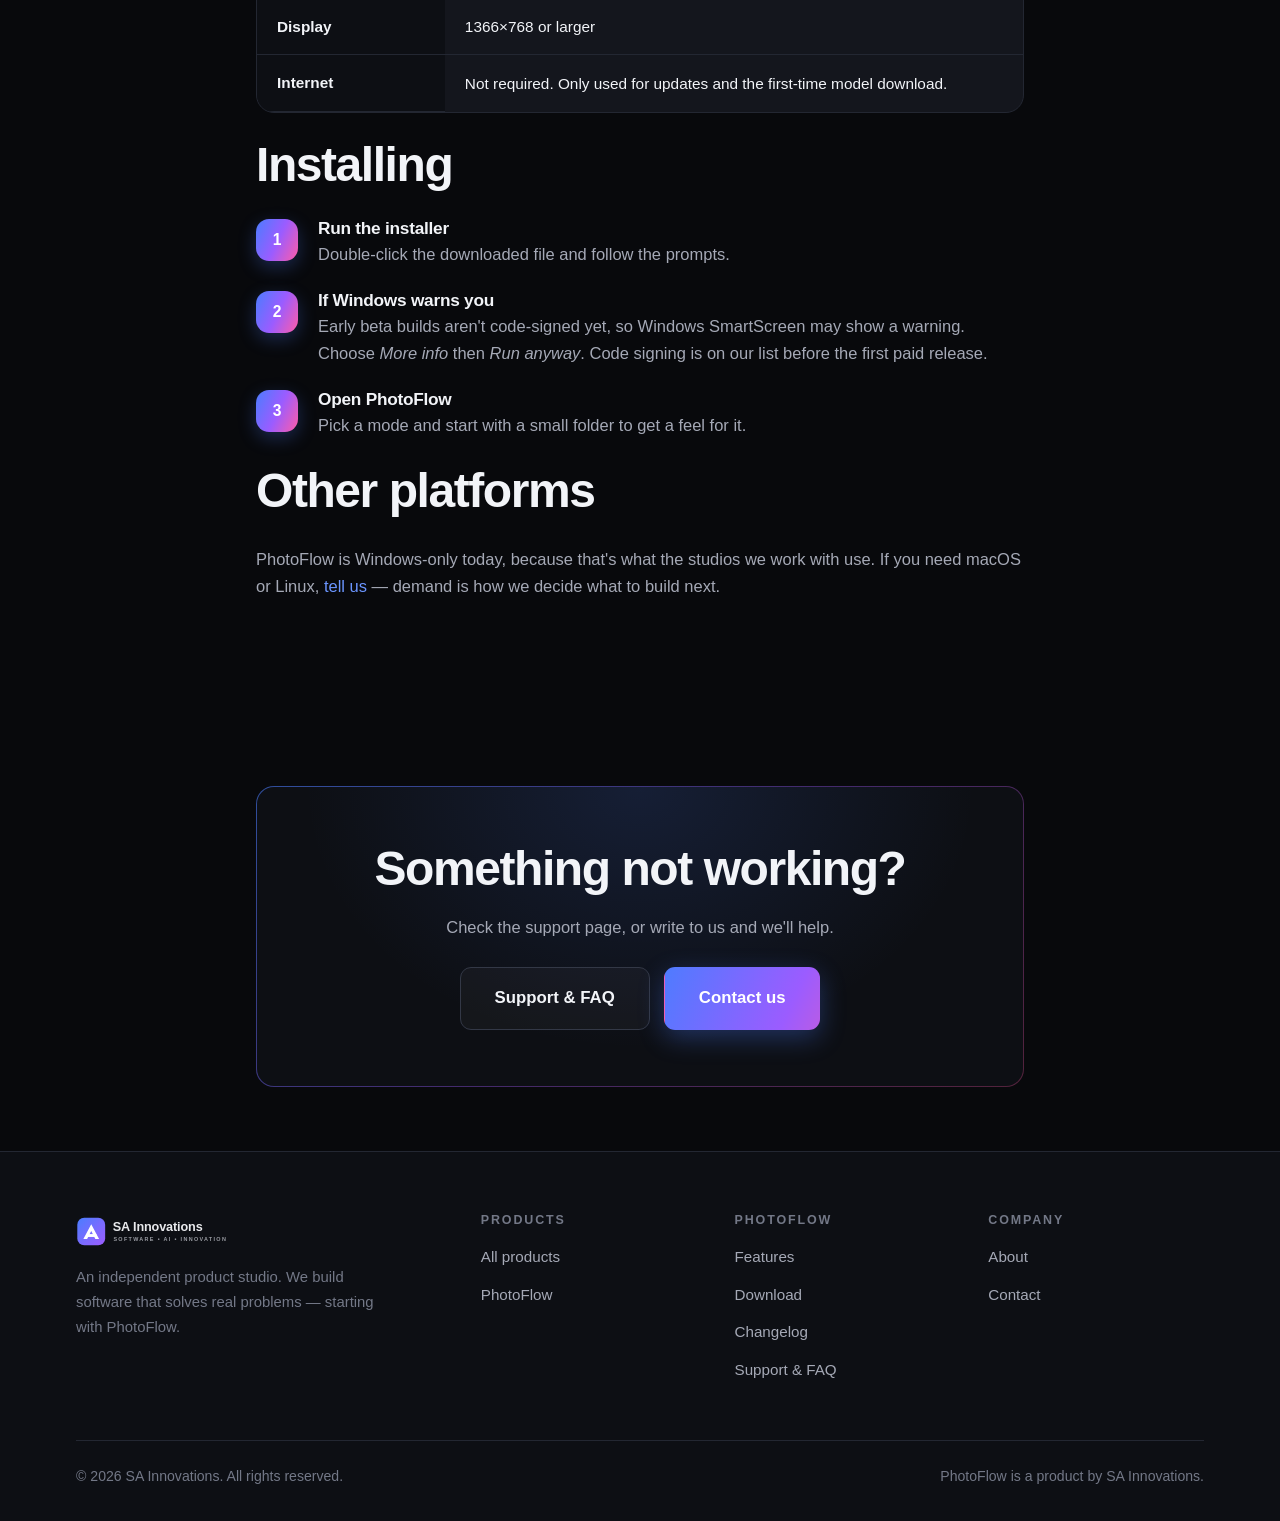
<file: website/download.html>
<!DOCTYPE html>
<html lang="en">
<head>
<meta charset="utf-8">
<meta name="viewport" content="width=device-width, initial-scale=1">
<title>Download PhotoFlow &mdash; SA Innovations</title>
<meta name="description" content="Download the current PhotoFlow beta for Windows 10 and 11. Free while in beta, installs in a couple of minutes, runs entirely on your own PC.">
<link rel="icon" href="assets/img/sa-favicon.svg" type="image/svg+xml">
<link rel="canonical" href="https://sa-innovations.onrender.com/download.html">
<meta property="og:site_name" content="SA Innovations">
<meta property="og:type" content="website">
<meta property="og:title" content="Download PhotoFlow &mdash; SA Innovations">
<meta property="og:description" content="Download the current PhotoFlow beta for Windows 10 and 11. Free while in beta, installs in a couple of minutes, runs entirely on your own PC.">
<meta property="og:url" content="https://sa-innovations.onrender.com/download.html">
<meta property="og:image" content="https://sa-innovations.onrender.com/assets/img/og-card.png">
<meta name="twitter:card" content="summary_large_image">
<link rel="stylesheet" href="assets/css/style.css">
</head>
<body>

<header class="site-header">
  <div class="container">
    <a class="brand" href="index.html" aria-label="SA Innovations home">
      <img src="assets/img/sa-logo.svg" alt="SA Innovations" width="194" height="36">
    </a>
    <button class="nav-toggle" aria-expanded="false" aria-controls="site-nav">Menu</button>
    <nav class="site-nav" id="site-nav" aria-label="Main">
      <a href="index.html">Home</a>
      <a href="products.html">Products</a>
      <a href="support.html">Support</a>
      <a href="about.html">About</a>
      <a href="contact.html">Contact</a>
      <a class="btn btn-primary" href="download.html">Get PhotoFlow</a>
    </nav>
  </div>
</header>

<main>

  <section class="hero">
    <div class="container narrow">
      <p class="eyebrow">Download</p>
      <h1>Get PhotoFlow</h1>
      <p class="lead">Free while in beta. One installer, no account needed, and no photo limits.</p>
      
    </div>
  </section>

  <section class="section-sm">
    <div class="container narrow">
      <!-- data-release-* hooks let assets/js/download.js refresh this box from
           the backend's /api/v1/releases/current endpoint once it's deployed
           (see that file). Everything below already works with no JavaScript
           and no backend at all -- it's a real, current, hand-maintained
           fallback, not a placeholder that needs JS to look right. -->
      <div class="dl-box reveal"><div class="dl-inner" data-release-box>
        <span class="badge"><span class="badge-dot"></span> <span data-release-badge-text>Beta 0.9.0</span></span>
        <h2 class="mt-2">PhotoFlow for Windows</h2>
        <p class="dim">64-bit installer for Windows 10 and 11.</p>
        <!-- Points at the GitHub Releases "latest" asset, which is a permanent
             URL: publish a new release and this button serves it with no site
             change needed. It 404s until your first release exists.
             Installers are NOT stored in this repo — Cloudflare Pages caps files
             at ~25 MB and a 100+ MB binary would bloat git history forever. -->
        <a class="btn btn-primary btn-lg" data-release-link
           href="https://github.com/samikshajagne/photoflow/releases/latest/download/PhotoFlow-Setup.exe">
          Download PhotoFlow&nbsp;0.9.0
        </a>
        <div class="dl-meta" data-release-meta>
          <span>Windows 10 / 11 (64-bit)</span>
          <span>Approx. 109&nbsp;MB</span>
          <span>Released 15 August 2026</span>
        </div>
      </div></div>

      <div class="callout warn mt-2">
        <strong>Heads up:</strong> this is a beta. It's stable enough for real
        work and we use it on real shoots, but please keep your original photos
        backed up as you would with any new tool — and tell us anything that
        looks wrong.
      </div>
    </div>
  </section>

  <section class="section">
    <div class="container narrow">
      <h2>System requirements</h2>
      <div class="table-wrap reveal">
        <table>
          <tbody>
            <tr><th>Operating system</th><td>Windows 10 or Windows 11, 64-bit</td></tr>
            <tr><th>Processor</th><td>Any modern 64-bit CPU. More cores make batch processing faster.</td></tr>
            <tr><th>Memory</th><td>8&nbsp;GB minimum, 16&nbsp;GB recommended for large shoots</td></tr>
            <tr><th>Disk space</th><td>About 2&nbsp;GB, including the bundled models</td></tr>
            <tr><th>Display</th><td>1366&#215;768 or larger</td></tr>
            <tr><th>Internet</th><td>Not required. Only used for updates and the first-time model download.</td></tr>
          </tbody>
        </table>
      </div>

      <h2 class="mt-2">Installing</h2>
      <div class="steps reveal">
        <div class="step">
          <div class="step-num" aria-hidden="true"></div>
          <div><h3>Run the installer</h3><p>Double-click the downloaded file and follow the prompts.</p></div>
        </div>
        <div class="step">
          <div class="step-num" aria-hidden="true"></div>
          <div>
            <h3>If Windows warns you</h3>
            <p>
              Early beta builds aren't code-signed yet, so Windows SmartScreen may
              show a warning. Choose <em>More info</em> then <em>Run anyway</em>.
              Code signing is on our list before the first paid release.
            </p>
          </div>
        </div>
        <div class="step">
          <div class="step-num" aria-hidden="true"></div>
          <div><h3>Open PhotoFlow</h3><p>Pick a mode and start with a small folder to get a feel for it.</p></div>
        </div>
      </div>

      <h2 class="mt-2">Other platforms</h2>
      <p class="dim">
        PhotoFlow is Windows-only today, because that's what the studios we work
        with use. If you need macOS or Linux,
        <a href="contact.html">tell us</a> — demand is how we decide what to
        build next.
      </p>
    </div>
  </section>

  <section class="section-sm">
    <div class="container narrow">
      <div class="cta reveal"><div class="cta-inner">
        <h2>Something not working?</h2>
        <p>Check the support page, or write to us and we'll help.</p>
        <div class="btn-row center mt-2">
          <a class="btn btn-ghost btn-lg" href="support.html">Support &amp; FAQ</a>
          <a class="btn btn-primary btn-lg" href="contact.html">Contact us</a>
        </div>
      </div></div>
    </div>
  </section>

</main>

<footer class="site-footer">
  <div class="container">
    <div class="footer-grid">
      <div class="footer-brand">
        <img src="assets/img/sa-logo.svg" alt="SA Innovations" width="184">
        <p>An independent product studio. We build software that solves real
           problems &mdash; starting with PhotoFlow.</p>
      </div>
      <div>
        <h4>Products</h4>
        <ul>
          <li><a href="products.html">All products</a></li>
          <li><a href="photoflow.html">PhotoFlow</a></li>
        </ul>
      </div>
      <div>
        <h4>PhotoFlow</h4>
        <ul>
          <li><a href="features.html">Features</a></li>
          <li><a href="download.html">Download</a></li>
          <li><a href="changelog.html">Changelog</a></li>
          <li><a href="support.html">Support &amp; FAQ</a></li>
        </ul>
      </div>
      <div>
        <h4>Company</h4>
        <ul>
          <li><a href="about.html">About</a></li>
          <li><a href="contact.html">Contact</a></li>
        </ul>
      </div>
    </div>
    <div class="footer-bottom">
      <span>&copy; <span data-year>2026</span> SA Innovations. All rights reserved.</span>
      <span>PhotoFlow is a product by SA Innovations.</span>
    </div>
  </div>
</footer>

<script src="assets/js/main.js"></script>
<script src="assets/js/download.js"></script>
</body>
</html>
</file>
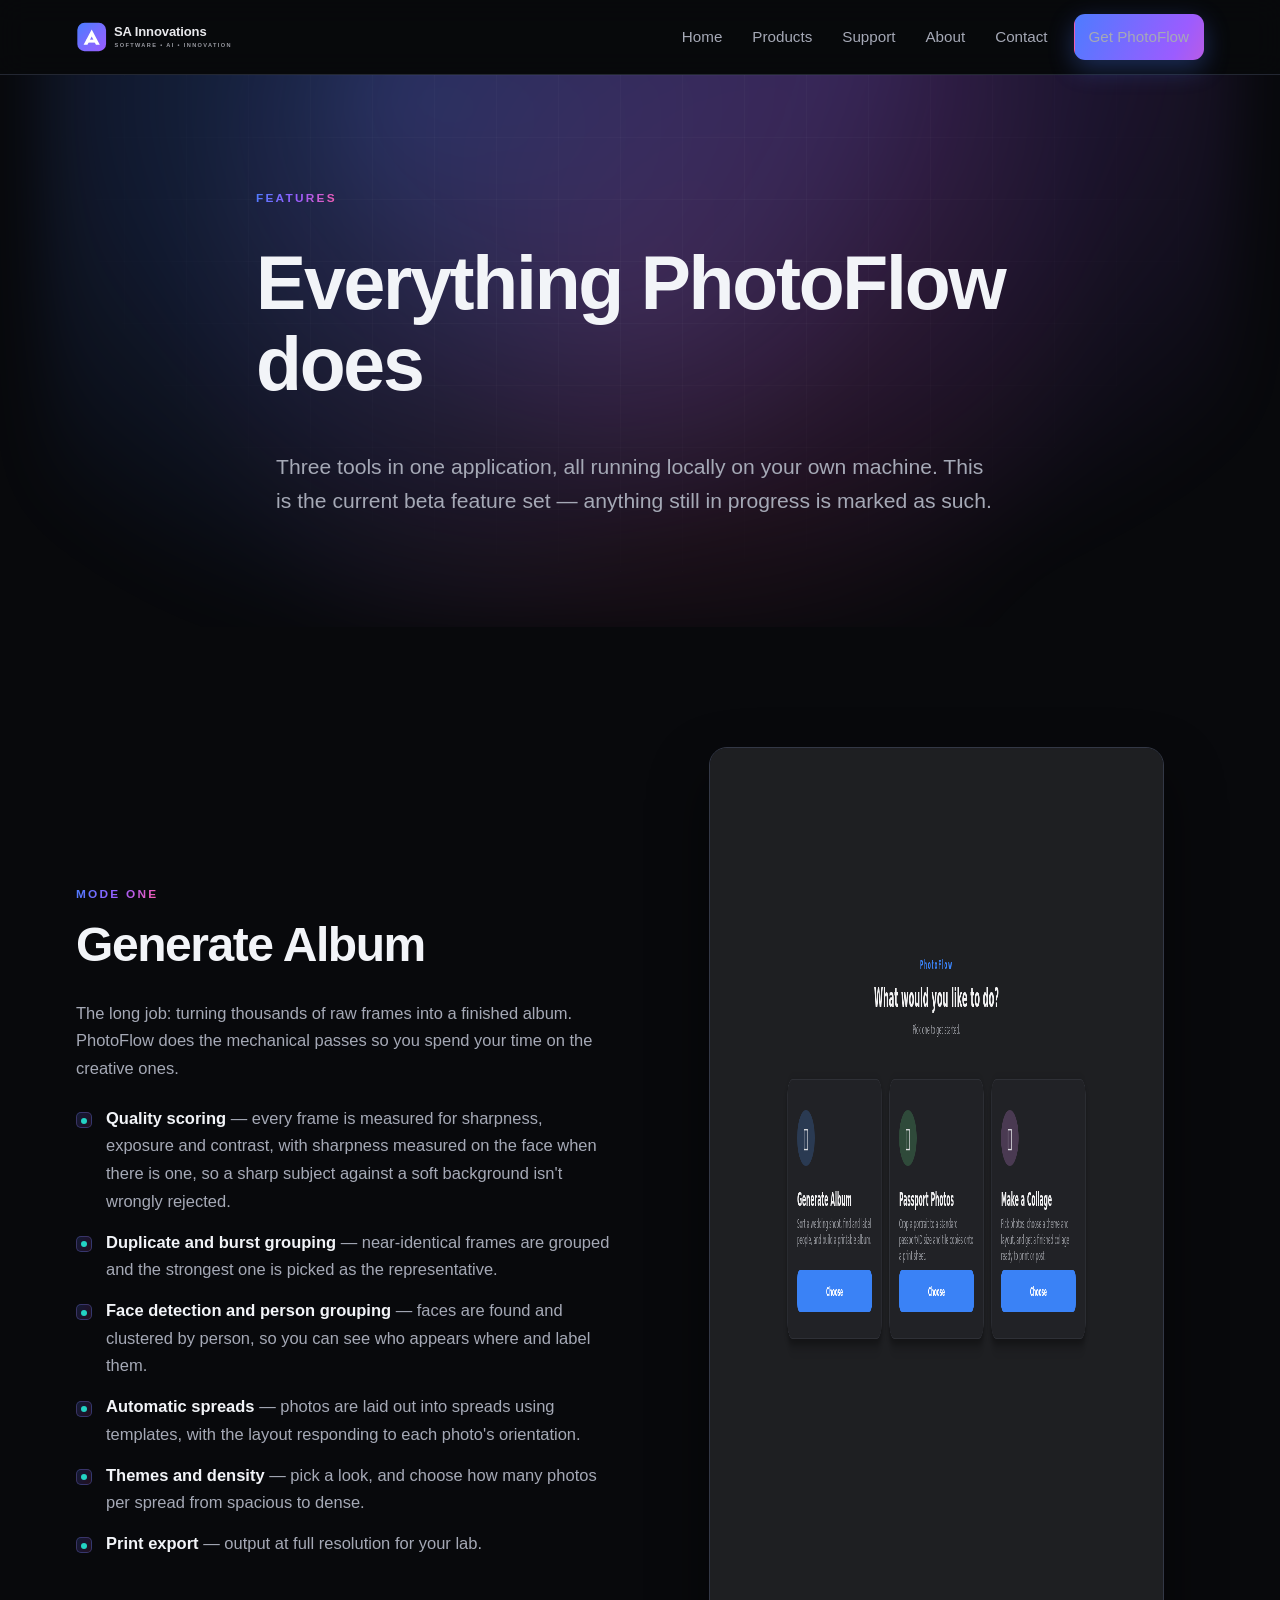
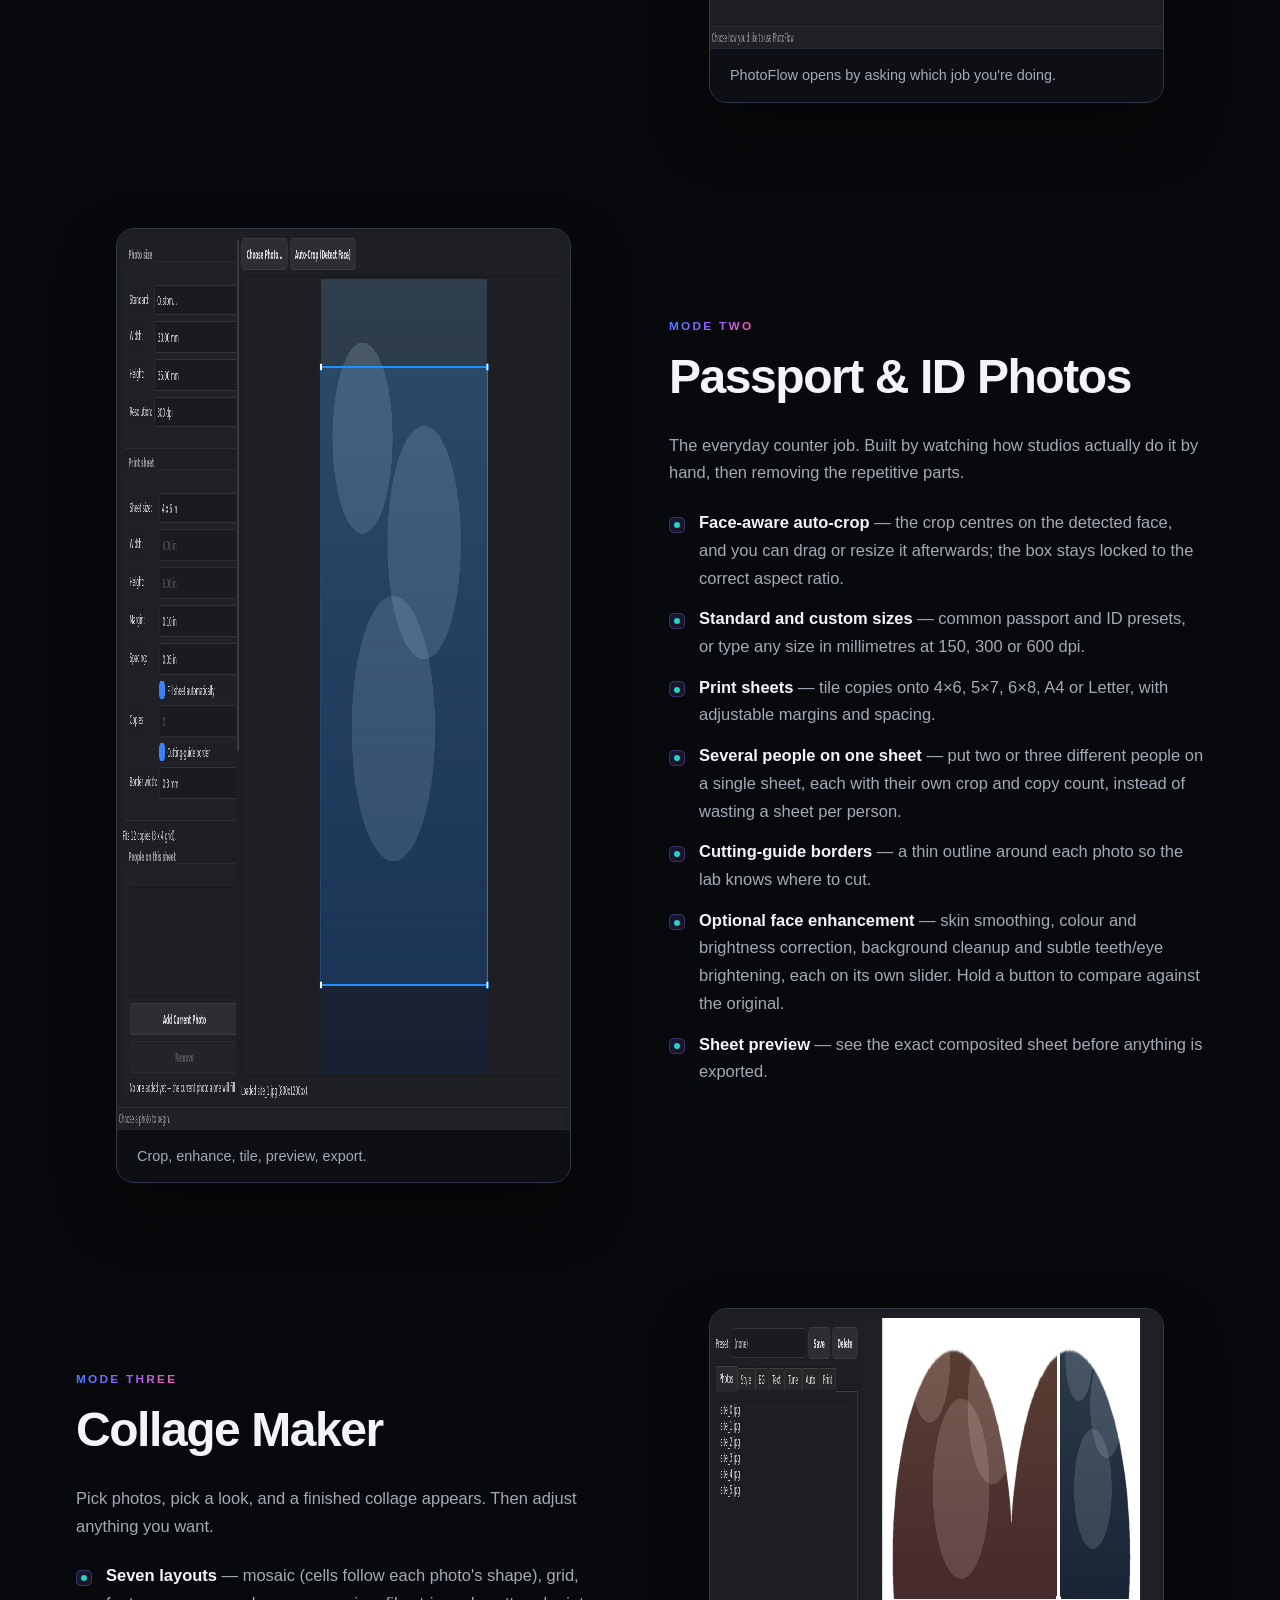
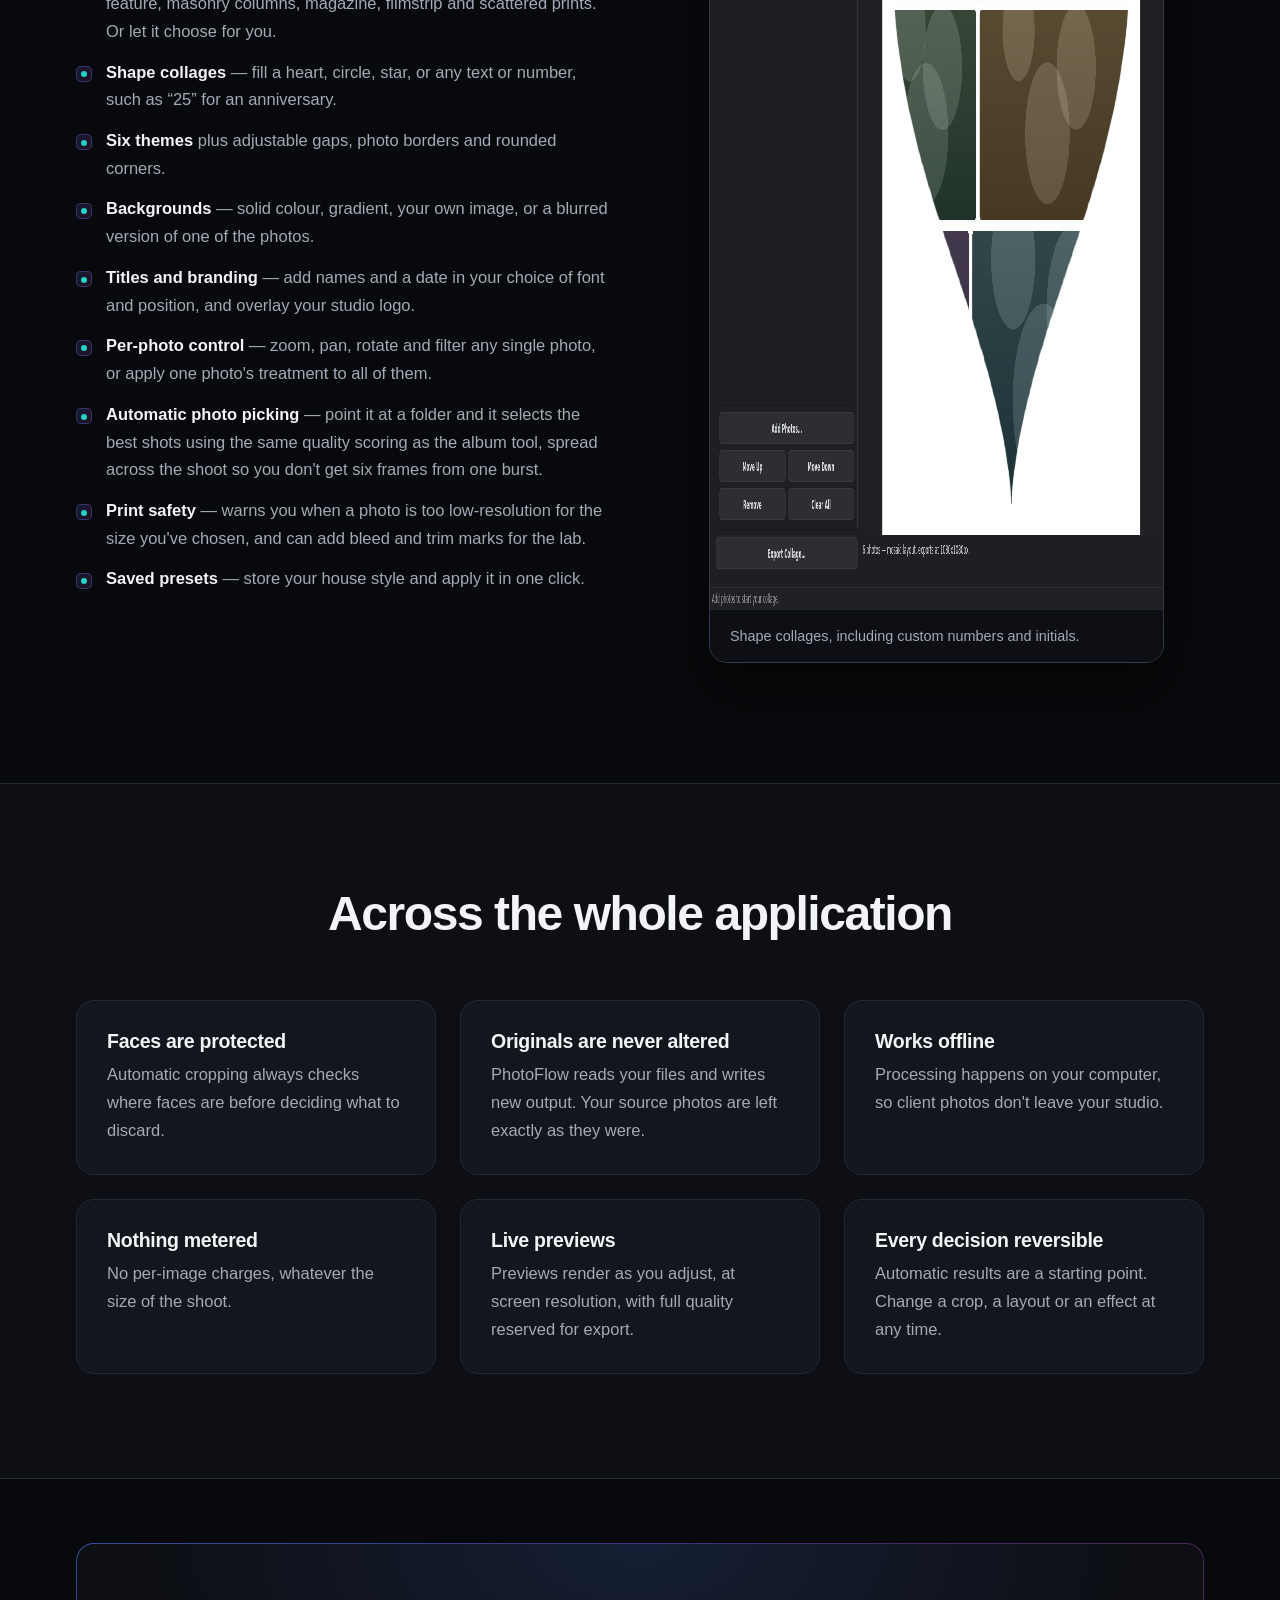
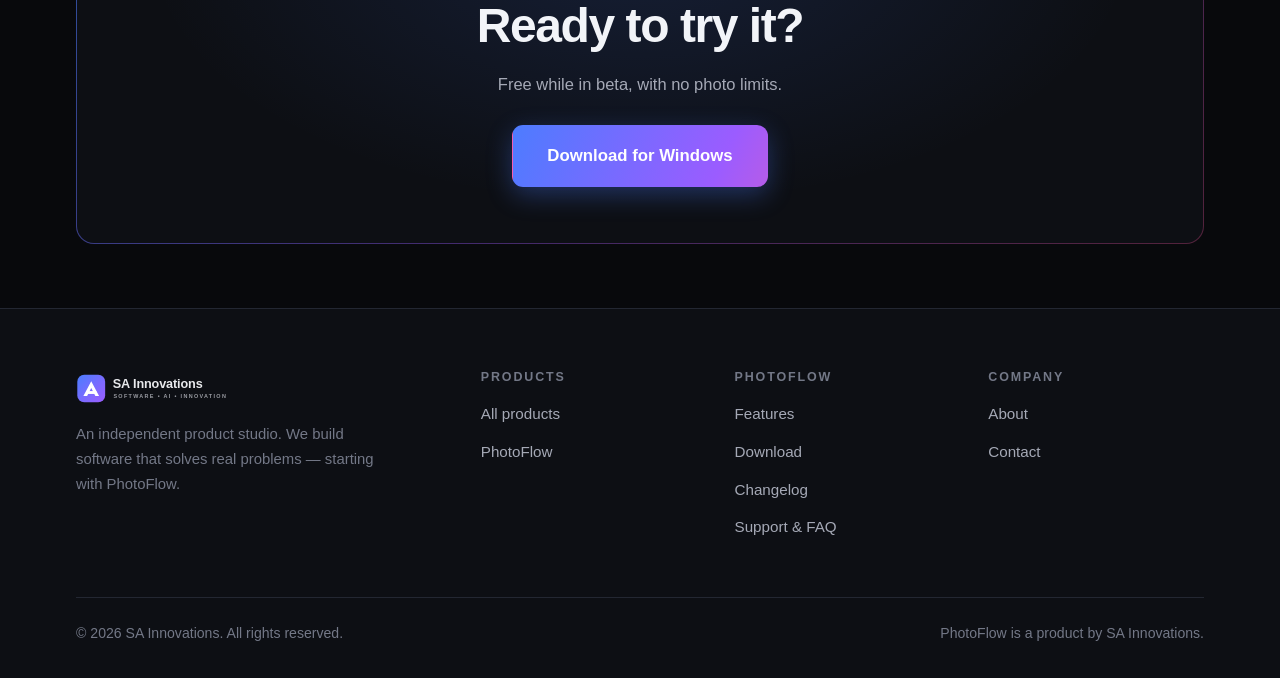
<file: website/features.html>
<!DOCTYPE html>
<html lang="en">
<head>
<meta charset="utf-8">
<meta name="viewport" content="width=device-width, initial-scale=1">
<title>PhotoFlow Features &mdash; SA Innovations</title>
<meta name="description" content="A full breakdown of what PhotoFlow does in each mode: album generation, passport and ID photo sheets, and the collage maker.">
<link rel="icon" href="assets/img/sa-favicon.svg" type="image/svg+xml">
<link rel="canonical" href="https://sa-innovations.onrender.com/features.html">
<meta property="og:site_name" content="SA Innovations">
<meta property="og:type" content="website">
<meta property="og:title" content="PhotoFlow Features &mdash; SA Innovations">
<meta property="og:description" content="A full breakdown of what PhotoFlow does in each mode: album generation, passport and ID photo sheets, and the collage maker.">
<meta property="og:url" content="https://sa-innovations.onrender.com/features.html">
<meta property="og:image" content="https://sa-innovations.onrender.com/assets/img/og-card.png">
<meta name="twitter:card" content="summary_large_image">
<link rel="stylesheet" href="assets/css/style.css">
</head>
<body>

<header class="site-header">
  <div class="container">
    <a class="brand" href="index.html" aria-label="SA Innovations home">
      <img src="assets/img/sa-logo.svg" alt="SA Innovations" width="194" height="36">
    </a>
    <button class="nav-toggle" aria-expanded="false" aria-controls="site-nav">Menu</button>
    <nav class="site-nav" id="site-nav" aria-label="Main">
      <a href="index.html">Home</a>
      <a href="products.html">Products</a>
      <a href="support.html">Support</a>
      <a href="about.html">About</a>
      <a href="contact.html">Contact</a>
      <a class="btn btn-primary" href="download.html">Get PhotoFlow</a>
    </nav>
  </div>
</header>

<main>

  <section class="hero">
    <div class="container narrow">
      <p class="eyebrow">Features</p>
      <h1>Everything PhotoFlow does</h1>
      <p class="lead">Three tools in one application, all running locally on your own machine. This is the current beta feature set — anything still in progress is marked as such.</p>
      
    </div>
  </section>

  <section class="section">
    <div class="container">

      <div class="feature-row">
        <div class="feature-text">
          <p class="eyebrow">Mode one</p>
          <h2>Generate Album</h2>
          <p class="dim">
            The long job: turning thousands of raw frames into a finished album.
            PhotoFlow does the mechanical passes so you spend your time on the
            creative ones.
          </p>
          <ul class="feature-list">
            <li><strong>Quality scoring</strong> — every frame is measured for sharpness,
              exposure and contrast, with sharpness measured on the face when there is one,
              so a sharp subject against a soft background isn't wrongly rejected.</li>
            <li><strong>Duplicate and burst grouping</strong> — near-identical frames are
              grouped and the strongest one is picked as the representative.</li>
            <li><strong>Face detection and person grouping</strong> — faces are found and
              clustered by person, so you can see who appears where and label them.</li>
            <li><strong>Automatic spreads</strong> — photos are laid out into spreads using
              templates, with the layout responding to each photo's orientation.</li>
            <li><strong>Themes and density</strong> — pick a look, and choose how many photos
              per spread from spacious to dense.</li>
            <li><strong>Print export</strong> — output at full resolution for your lab.</li>
          </ul>
        </div>
        <figure class="shot reveal">
          <img src="assets/img/screen-chooser.png" alt="PhotoFlow's mode chooser" width="1440" height="900" loading="lazy">
          <figcaption>PhotoFlow opens by asking which job you're doing.</figcaption>
        </figure>
      </div>

      <div class="feature-row reverse">
        <div class="feature-text">
          <p class="eyebrow">Mode two</p>
          <h2>Passport &amp; ID Photos</h2>
          <p class="dim">
            The everyday counter job. Built by watching how studios actually do
            it by hand, then removing the repetitive parts.
          </p>
          <ul class="feature-list">
            <li><strong>Face-aware auto-crop</strong> — the crop centres on the detected
              face, and you can drag or resize it afterwards; the box stays locked to the
              correct aspect ratio.</li>
            <li><strong>Standard and custom sizes</strong> — common passport and ID presets,
              or type any size in millimetres at 150, 300 or 600 dpi.</li>
            <li><strong>Print sheets</strong> — tile copies onto 4×6, 5×7, 6×8, A4 or
              Letter, with adjustable margins and spacing.</li>
            <li><strong>Several people on one sheet</strong> — put two or three different
              people on a single sheet, each with their own crop and copy count, instead of
              wasting a sheet per person.</li>
            <li><strong>Cutting-guide borders</strong> — a thin outline around each photo so
              the lab knows where to cut.</li>
            <li><strong>Optional face enhancement</strong> — skin smoothing, colour and
              brightness correction, background cleanup and subtle teeth/eye brightening,
              each on its own slider. Hold a button to compare against the original.</li>
            <li><strong>Sheet preview</strong> — see the exact composited sheet before
              anything is exported.</li>
          </ul>
        </div>
        <figure class="shot reveal">
          <img src="assets/img/screen-passport.png" alt="The passport photo tool" width="1440" height="900" loading="lazy">
          <figcaption>Crop, enhance, tile, preview, export.</figcaption>
        </figure>
      </div>

      <div class="feature-row">
        <div class="feature-text">
          <p class="eyebrow">Mode three</p>
          <h2>Collage Maker</h2>
          <p class="dim">
            Pick photos, pick a look, and a finished collage appears. Then adjust
            anything you want.
          </p>
          <ul class="feature-list">
            <li><strong>Seven layouts</strong> — mosaic (cells follow each photo's shape),
              grid, feature, masonry columns, magazine, filmstrip and scattered prints.
              Or let it choose for you.</li>
            <li><strong>Shape collages</strong> — fill a heart, circle, star, or any text or
              number, such as “25” for an anniversary.</li>
            <li><strong>Six themes</strong> plus adjustable gaps, photo borders and rounded
              corners.</li>
            <li><strong>Backgrounds</strong> — solid colour, gradient, your own image, or a
              blurred version of one of the photos.</li>
            <li><strong>Titles and branding</strong> — add names and a date in your choice of
              font and position, and overlay your studio logo.</li>
            <li><strong>Per-photo control</strong> — zoom, pan, rotate and filter any single
              photo, or apply one photo's treatment to all of them.</li>
            <li><strong>Automatic photo picking</strong> — point it at a folder and it selects
              the best shots using the same quality scoring as the album tool, spread across
              the shoot so you don't get six frames from one burst.</li>
            <li><strong>Print safety</strong> — warns you when a photo is too low-resolution
              for the size you've chosen, and can add bleed and trim marks for the lab.</li>
            <li><strong>Saved presets</strong> — store your house style and apply it in one
              click.</li>
          </ul>
        </div>
        <figure class="shot reveal">
          <img src="assets/img/screen-collage-heart.png" alt="A heart-shaped collage" width="1440" height="900" loading="lazy">
          <figcaption>Shape collages, including custom numbers and initials.</figcaption>
        </figure>
      </div>

    </div>
  </section>

  <section class="section section-alt">
    <div class="container">
      <div class="section-head">
        <h2>Across the whole application</h2>
      </div>
      <div class="grid grid-3">
        <div class="card card-glow reveal">
          <h3>Faces are protected</h3>
          <p class="dim">Automatic cropping always checks where faces are before deciding what to discard.</p>
        </div>
        <div class="card card-glow reveal">
          <h3>Originals are never altered</h3>
          <p class="dim">PhotoFlow reads your files and writes new output. Your source photos are left exactly as they were.</p>
        </div>
        <div class="card card-glow reveal">
          <h3>Works offline</h3>
          <p class="dim">Processing happens on your computer, so client photos don't leave your studio.</p>
        </div>
        <div class="card card-glow reveal">
          <h3>Nothing metered</h3>
          <p class="dim">No per-image charges, whatever the size of the shoot.</p>
        </div>
        <div class="card card-glow reveal">
          <h3>Live previews</h3>
          <p class="dim">Previews render as you adjust, at screen resolution, with full quality reserved for export.</p>
        </div>
        <div class="card card-glow reveal">
          <h3>Every decision reversible</h3>
          <p class="dim">Automatic results are a starting point. Change a crop, a layout or an effect at any time.</p>
        </div>
      </div>
    </div>
  </section>

  <section class="section-sm">
    <div class="container">
      <div class="cta reveal"><div class="cta-inner">
        <h2>Ready to try it?</h2>
        <p>Free while in beta, with no photo limits.</p>
        <div class="btn-row center mt-2">
          <a class="btn btn-primary btn-lg" href="download.html">Download for Windows</a>
        </div>
      </div></div>
    </div>
  </section>

</main>

<footer class="site-footer">
  <div class="container">
    <div class="footer-grid">
      <div class="footer-brand">
        <img src="assets/img/sa-logo.svg" alt="SA Innovations" width="184">
        <p>An independent product studio. We build software that solves real
           problems &mdash; starting with PhotoFlow.</p>
      </div>
      <div>
        <h4>Products</h4>
        <ul>
          <li><a href="products.html">All products</a></li>
          <li><a href="photoflow.html">PhotoFlow</a></li>
        </ul>
      </div>
      <div>
        <h4>PhotoFlow</h4>
        <ul>
          <li><a href="features.html">Features</a></li>
          <li><a href="download.html">Download</a></li>
          <li><a href="changelog.html">Changelog</a></li>
          <li><a href="support.html">Support &amp; FAQ</a></li>
        </ul>
      </div>
      <div>
        <h4>Company</h4>
        <ul>
          <li><a href="about.html">About</a></li>
          <li><a href="contact.html">Contact</a></li>
        </ul>
      </div>
    </div>
    <div class="footer-bottom">
      <span>&copy; <span data-year>2026</span> SA Innovations. All rights reserved.</span>
      <span>PhotoFlow is a product by SA Innovations.</span>
    </div>
  </div>
</footer>

<script src="assets/js/main.js"></script>
</body>
</html>
</file>
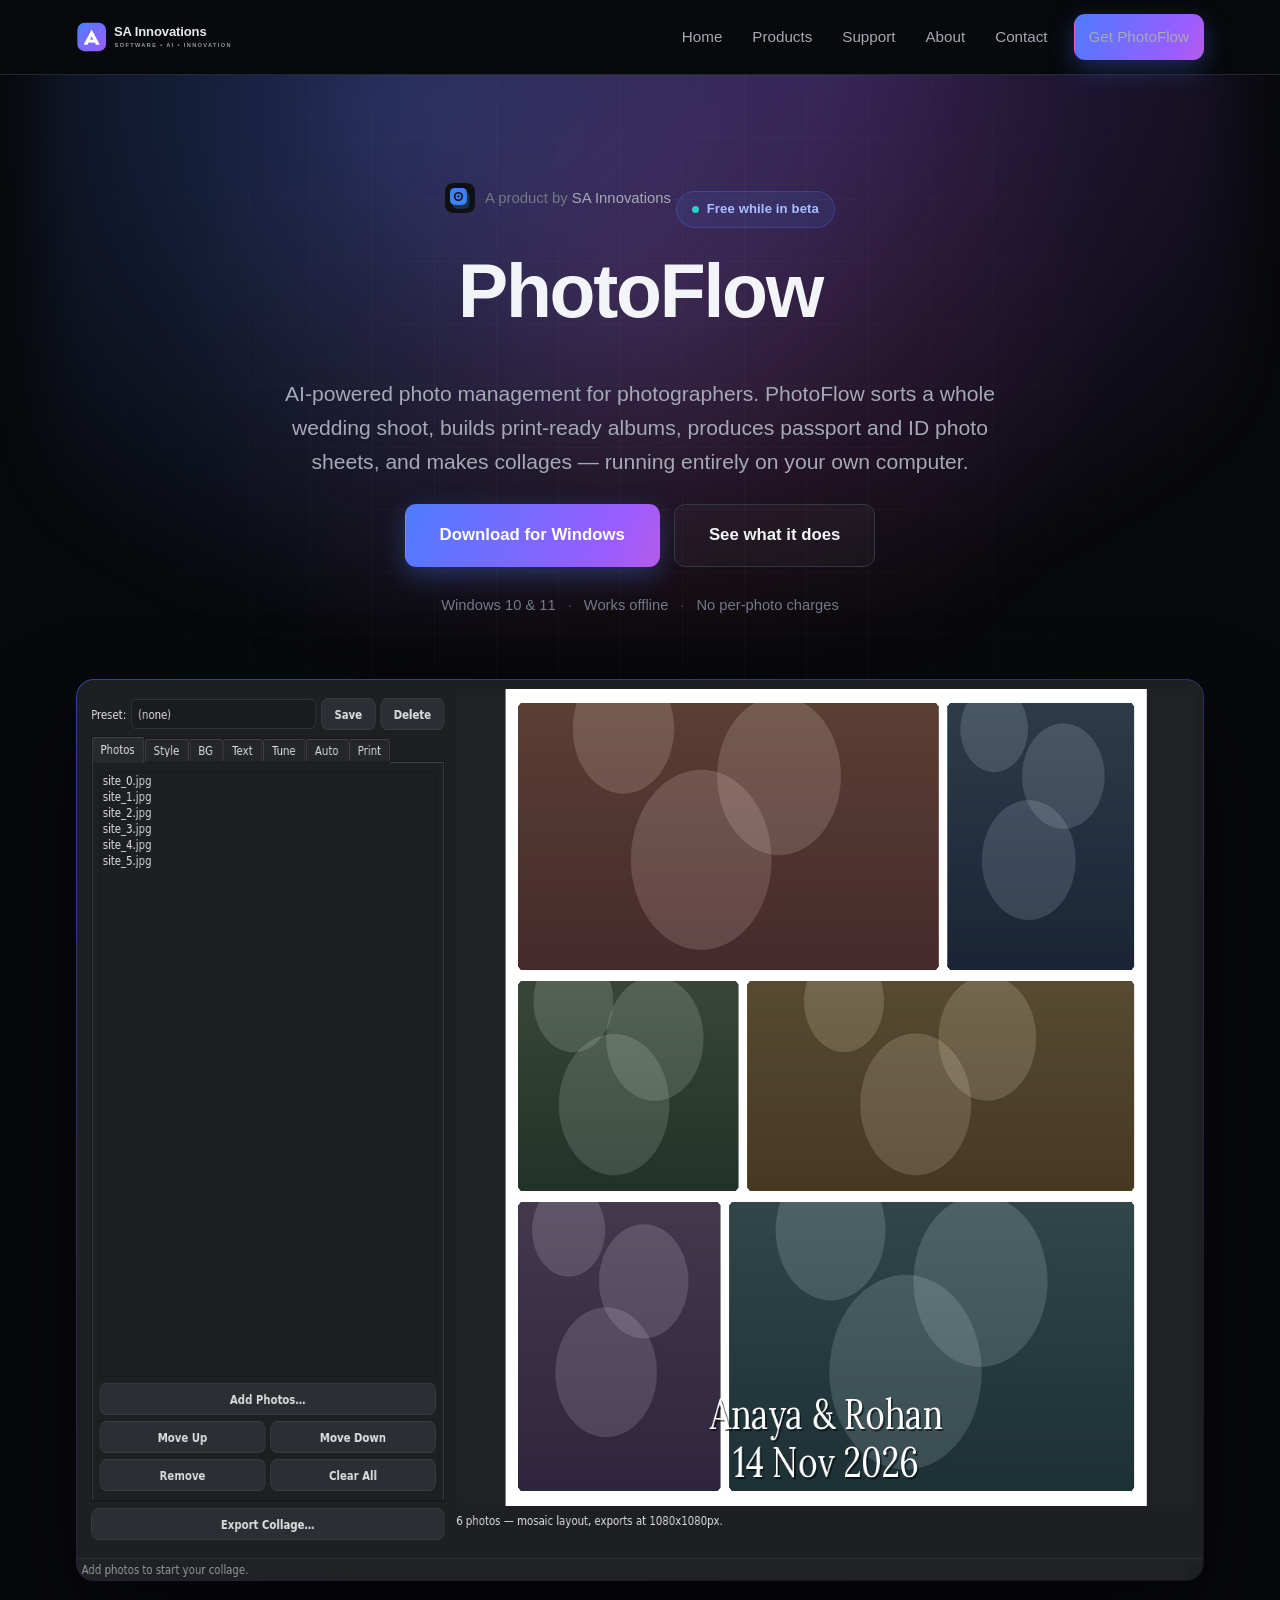
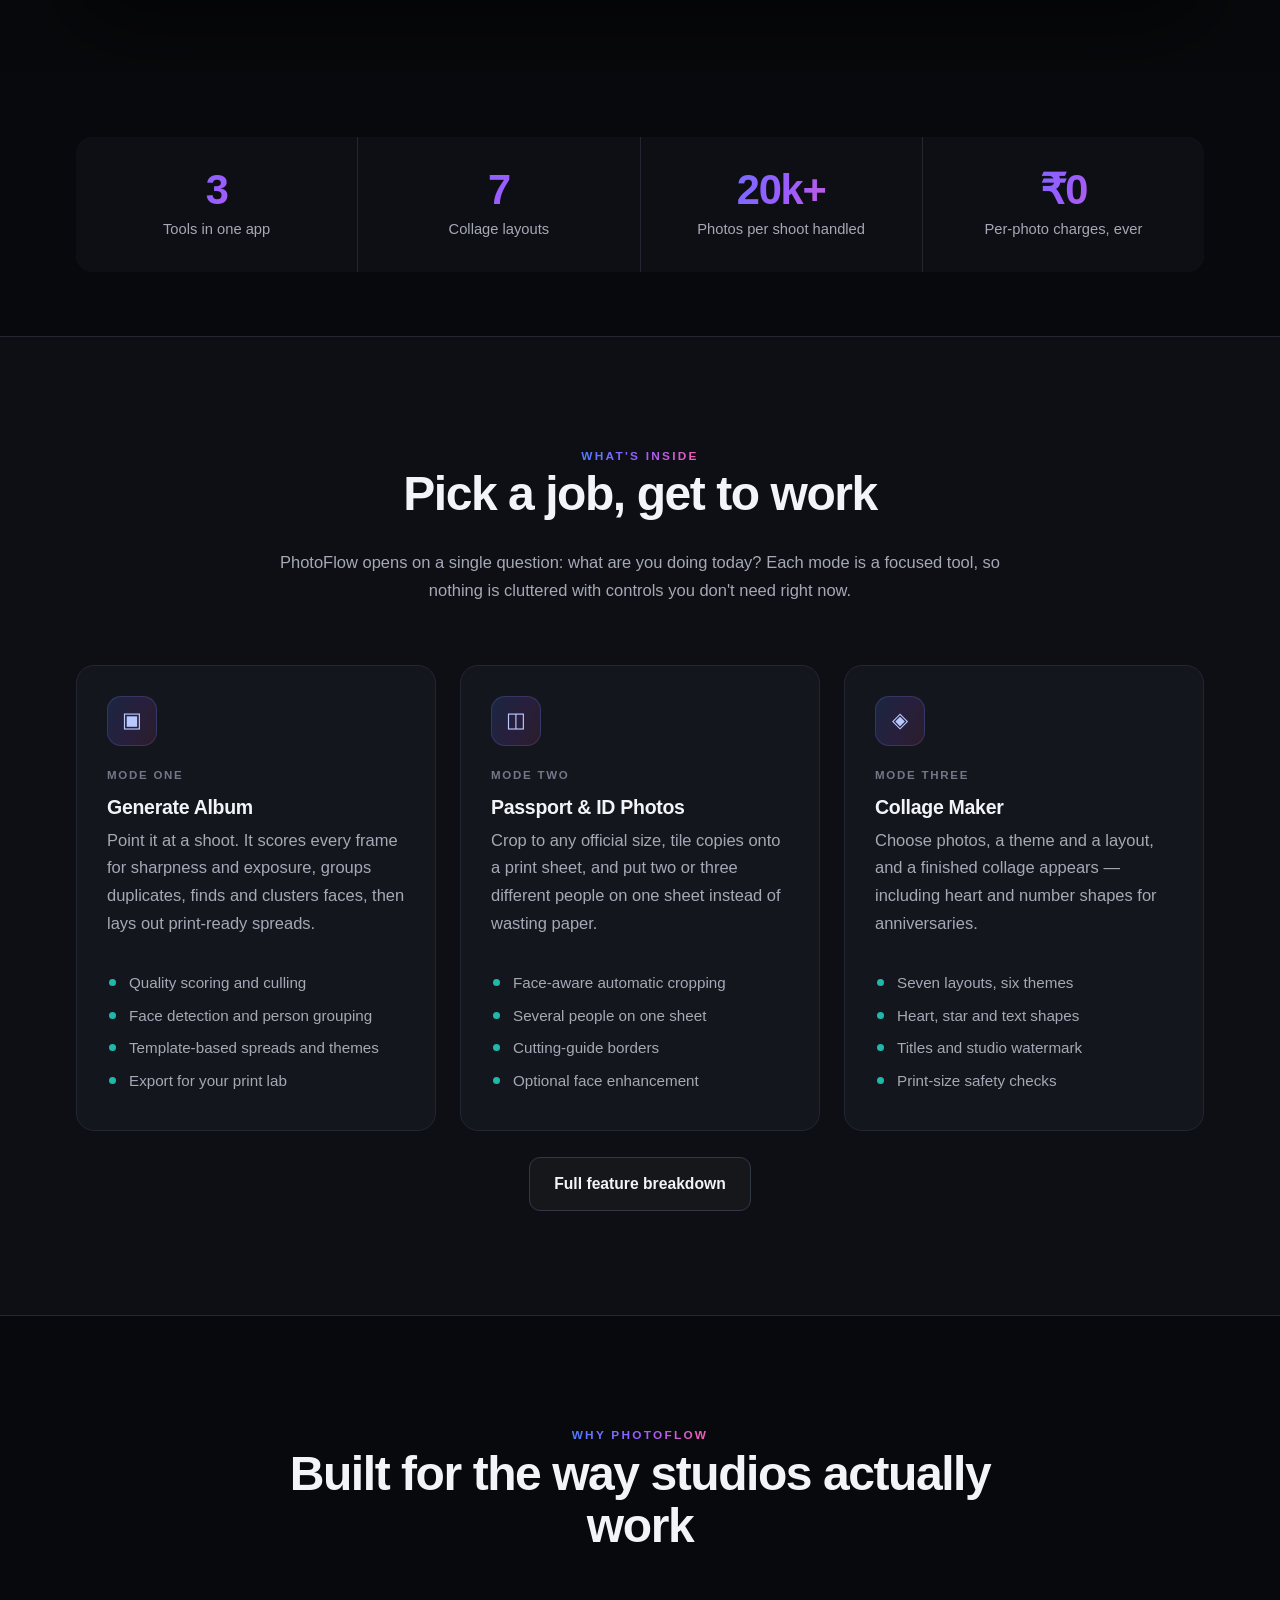
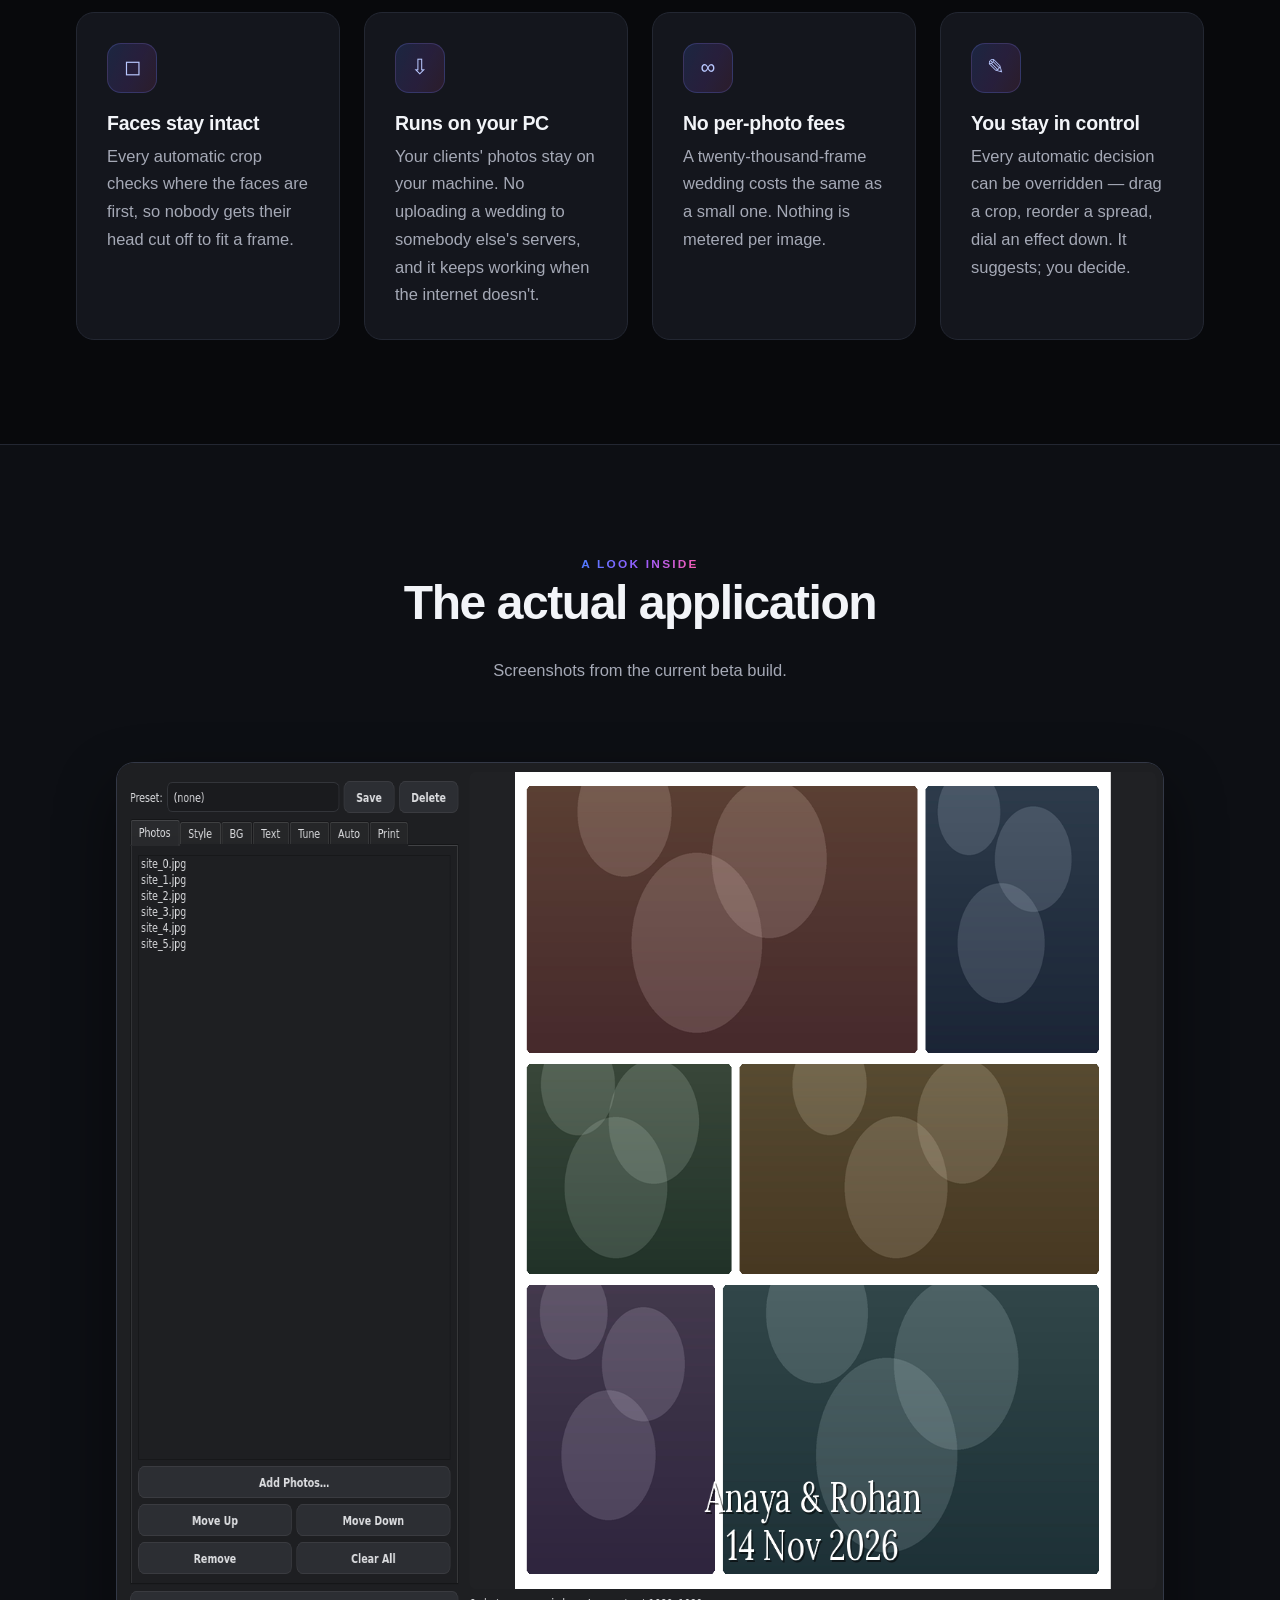
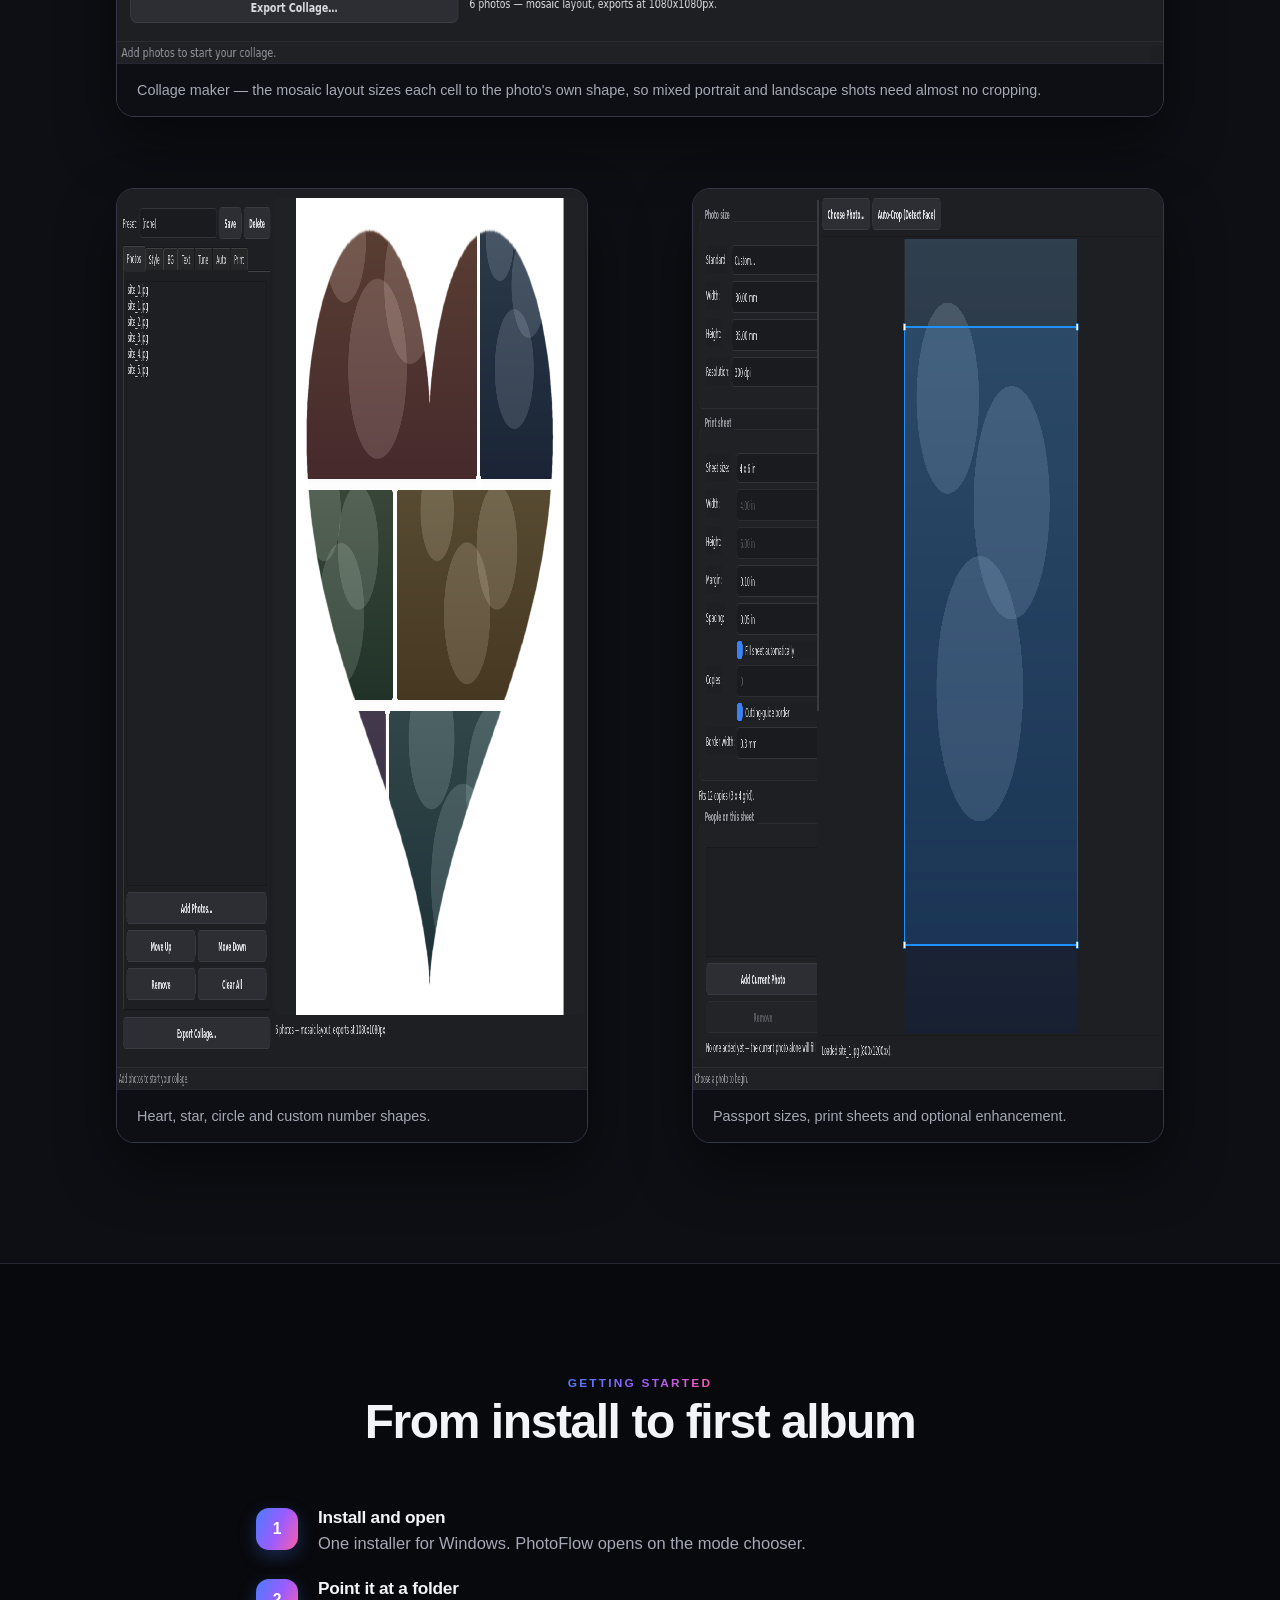
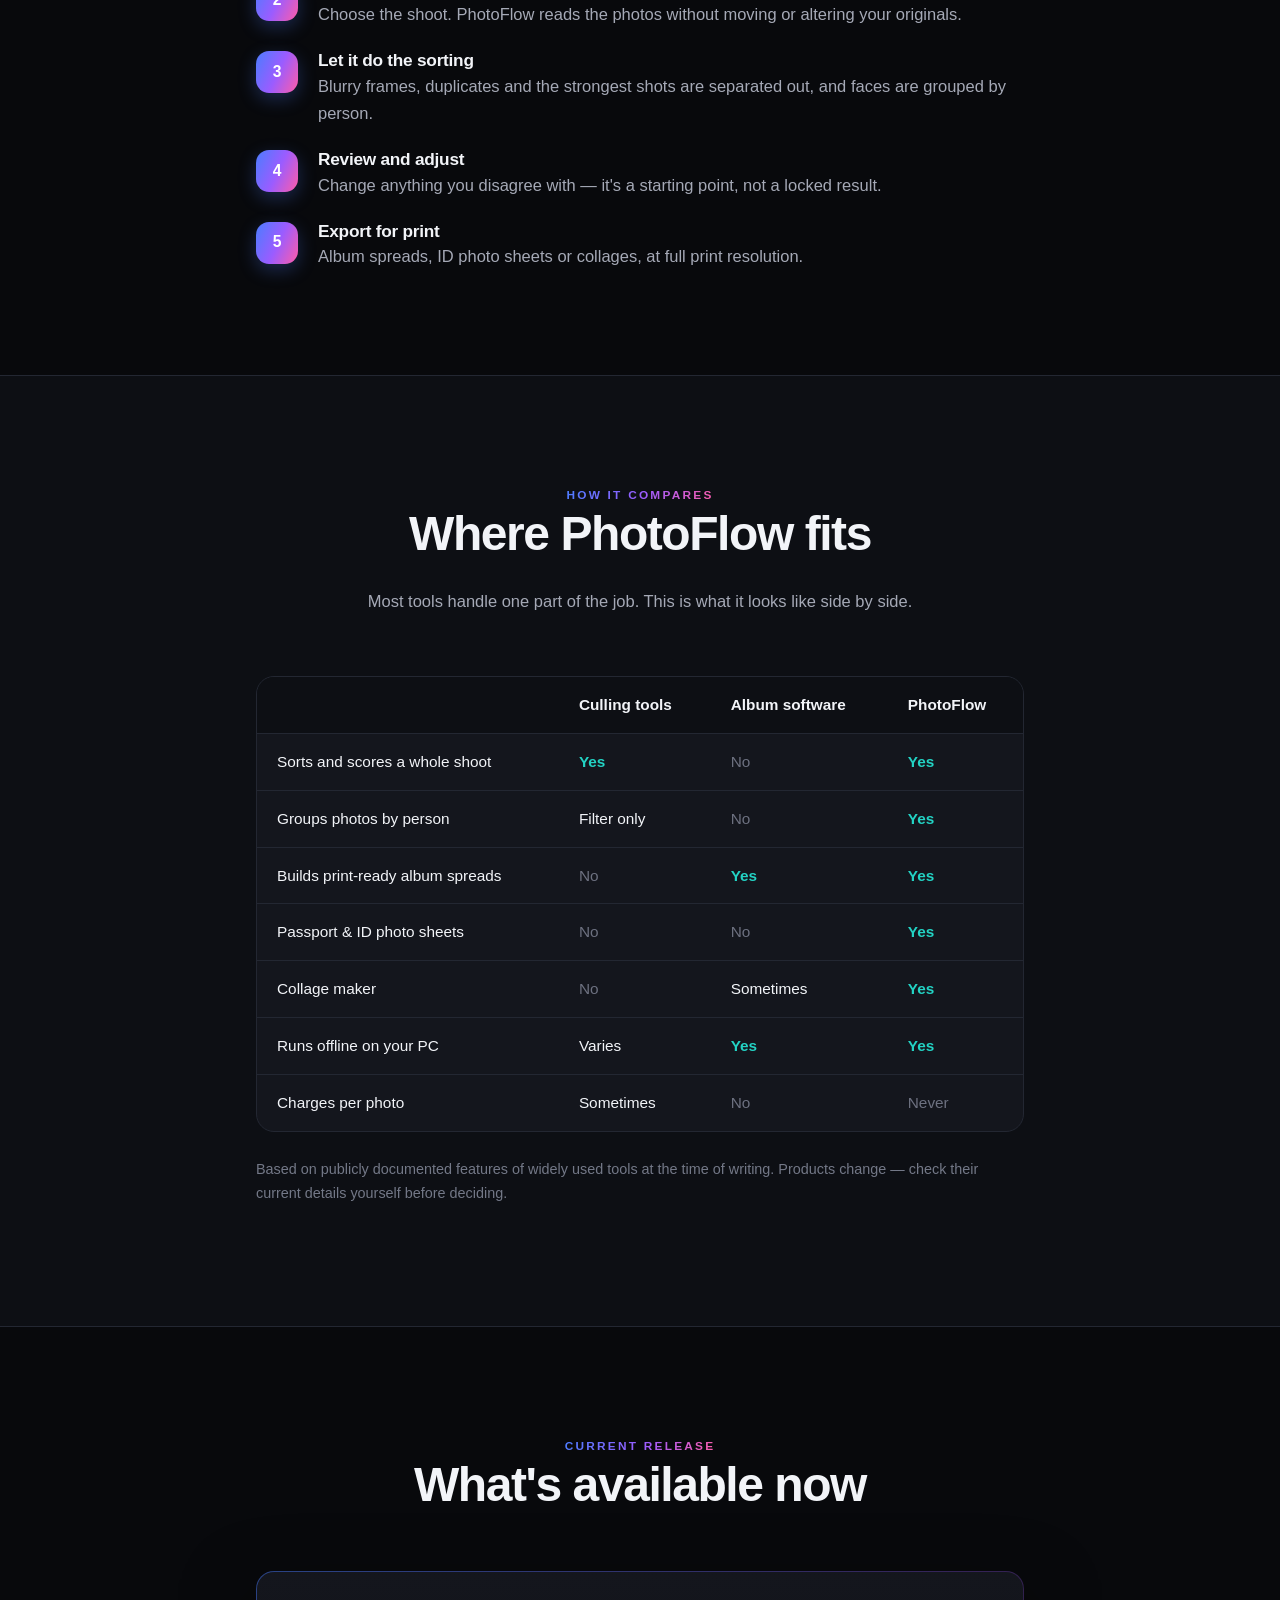
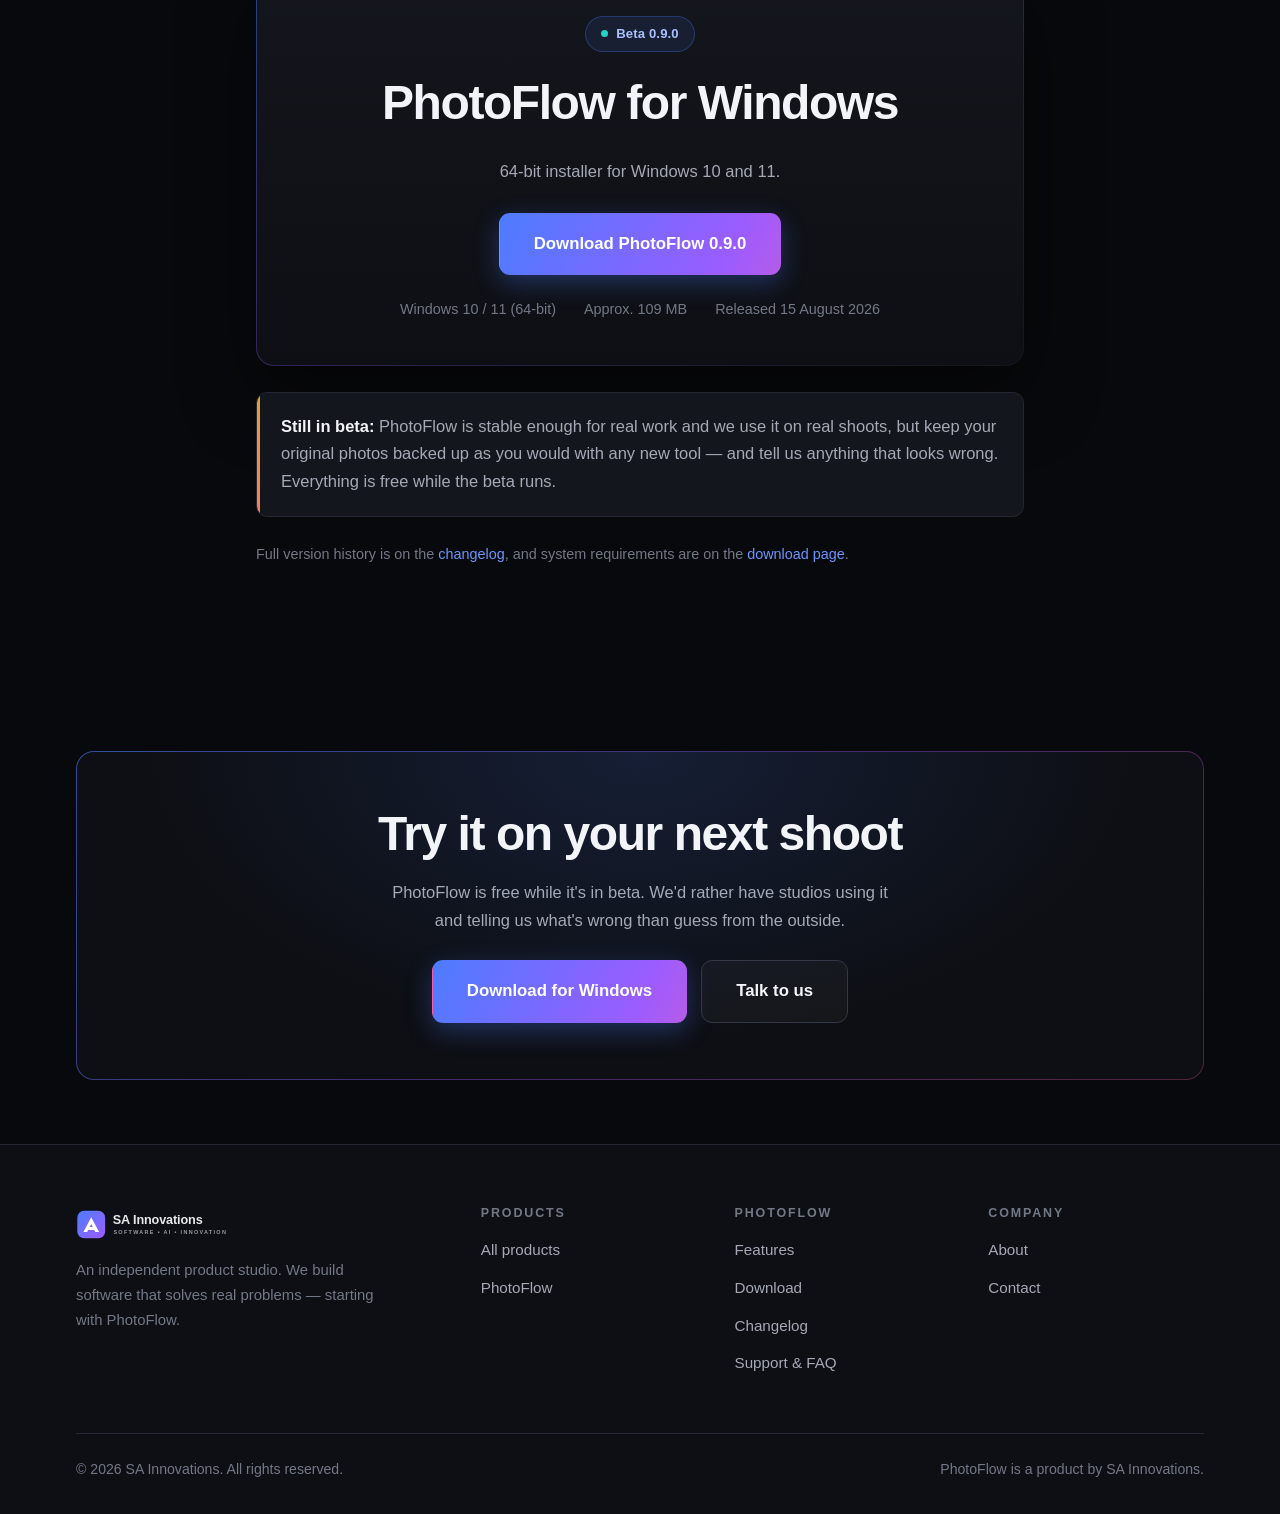
<file: website/photoflow.html>
<!DOCTYPE html>
<html lang="en">
<head>
<meta charset="utf-8">
<meta name="viewport" content="width=device-width, initial-scale=1">
<title>PhotoFlow &mdash; AI-powered photo management for photographers</title>
<meta name="description" content="PhotoFlow sorts a wedding shoot, builds print-ready albums, makes passport and ID photo sheets, and creates collages — all on your own PC. A product by SA Innovations. Free while in beta.">
<link rel="icon" href="assets/img/sa-favicon.svg" type="image/svg+xml">
<link rel="canonical" href="https://sa-innovations.onrender.com/photoflow.html">
<meta property="og:site_name" content="SA Innovations">
<meta property="og:type" content="website">
<meta property="og:title" content="PhotoFlow &mdash; AI-powered photo management for photographers">
<meta property="og:description" content="PhotoFlow sorts a wedding shoot, builds print-ready albums, makes passport and ID photo sheets, and creates collages — all on your own PC. A product by SA Innovations.">
<meta property="og:url" content="https://sa-innovations.onrender.com/photoflow.html">
<meta property="og:image" content="https://sa-innovations.onrender.com/assets/img/og-card.png">
<meta name="twitter:card" content="summary_large_image">
<link rel="stylesheet" href="assets/css/style.css">
</head>
<body>

<header class="site-header">
  <div class="container">
    <a class="brand" href="index.html" aria-label="SA Innovations home">
      <img src="assets/img/sa-logo.svg" alt="SA Innovations" width="194" height="36">
    </a>
    <button class="nav-toggle" aria-expanded="false" aria-controls="site-nav">Menu</button>
    <nav class="site-nav" id="site-nav" aria-label="Main">
      <a href="index.html">Home</a>
      <a href="products.html">Products</a>
      <a href="support.html">Support</a>
      <a href="about.html">About</a>
      <a href="contact.html">Contact</a>
      <a class="btn btn-primary" href="download.html">Get PhotoFlow</a>
    </nav>
  </div>
</header>

<main>

  <!-- ------------------------------------------------------------- Hero -->
  <section class="hero">
    <div class="container">
      <div class="hero-center">
        <p class="product-parent">
          <span class="product-parent-mark" aria-hidden="true"></span>
          <span>A product by <a href="index.html">SA Innovations</a></span>
        </p>
        <span class="badge"><span class="badge-dot"></span> Free while in beta</span>
        <h1>PhotoFlow</h1>
        <p class="lead">
          AI-powered photo management for photographers. PhotoFlow sorts a whole
          wedding shoot, builds print-ready albums, produces passport and ID
          photo sheets, and makes collages &mdash; running entirely on your own
          computer.
        </p>
        <div class="btn-row center mt-2">
          <a class="btn btn-primary btn-lg" href="download.html">Download for Windows</a>
          <a class="btn btn-ghost btn-lg" href="features.html">See what it does</a>
        </div>
        <p class="hero-meta">
          <span>Windows 10 &amp; 11</span><span>Works offline</span><span>No per-photo charges</span>
        </p>
      </div>

      <div class="hero-shot-wrap">
        <div class="hero-shot">
          <img src="assets/img/screen-collage.png"
               alt="PhotoFlow's collage maker with six photos in a mosaic layout and a title reading Anaya and Rohan"
               width="1440" height="900">
        </div>
      </div>
    </div>
  </section>

  <!-- ------------------------------------------------------------- Stats -->
  <section class="section-sm">
    <div class="container">
      <div class="stats reveal">
        <div class="stat"><div class="num">3</div><div class="label">Tools in one app</div></div>
        <div class="stat"><div class="num">7</div><div class="label">Collage layouts</div></div>
        <div class="stat"><div class="num">20k+</div><div class="label">Photos per shoot handled</div></div>
        <div class="stat"><div class="num">&#8377;0</div><div class="label">Per-photo charges, ever</div></div>
      </div>
    </div>
  </section>

  <!-- ------------------------------------------------------- Three modes -->
  <section class="section section-alt">
    <div class="container">
      <div class="section-head">
        <p class="eyebrow">What's inside</p>
        <h2>Pick a job, get to work</h2>
        <p class="dim">
          PhotoFlow opens on a single question: what are you doing today? Each
          mode is a focused tool, so nothing is cluttered with controls you
          don't need right now.
        </p>
      </div>

      <div class="grid grid-3">
        <div class="card card-glow mode-card reveal">
          <div class="card-icon" aria-hidden="true">&#9635;</div>
          <p class="tag">Mode one</p>
          <h3>Generate Album</h3>
          <p class="dim">
            Point it at a shoot. It scores every frame for sharpness and
            exposure, groups duplicates, finds and clusters faces, then lays out
            print-ready spreads.
          </p>
          <ul>
            <li>Quality scoring and culling</li>
            <li>Face detection and person grouping</li>
            <li>Template-based spreads and themes</li>
            <li>Export for your print lab</li>
          </ul>
        </div>

        <div class="card card-glow mode-card reveal">
          <div class="card-icon" aria-hidden="true">&#9707;</div>
          <p class="tag">Mode two</p>
          <h3>Passport &amp; ID Photos</h3>
          <p class="dim">
            Crop to any official size, tile copies onto a print sheet, and put
            two or three different people on one sheet instead of wasting paper.
          </p>
          <ul>
            <li>Face-aware automatic cropping</li>
            <li>Several people on one sheet</li>
            <li>Cutting-guide borders</li>
            <li>Optional face enhancement</li>
          </ul>
        </div>

        <div class="card card-glow mode-card reveal">
          <div class="card-icon" aria-hidden="true">&#9672;</div>
          <p class="tag">Mode three</p>
          <h3>Collage Maker</h3>
          <p class="dim">
            Choose photos, a theme and a layout, and a finished collage appears &mdash;
            including heart and number shapes for anniversaries.
          </p>
          <ul>
            <li>Seven layouts, six themes</li>
            <li>Heart, star and text shapes</li>
            <li>Titles and studio watermark</li>
            <li>Print-size safety checks</li>
          </ul>
        </div>
      </div>

      <div class="btn-row center mt-2">
        <a class="btn btn-ghost" href="features.html">Full feature breakdown</a>
      </div>
    </div>
  </section>

  <!-- ------------------------------------------------- Why it's different -->
  <section class="section">
    <div class="container">
      <div class="section-head">
        <p class="eyebrow">Why PhotoFlow</p>
        <h2>Built for the way studios actually work</h2>
      </div>

      <div class="grid grid-4">
        <div class="card card-glow reveal">
          <div class="card-icon" aria-hidden="true">&#9723;</div>
          <h3>Faces stay intact</h3>
          <p class="dim">
            Every automatic crop checks where the faces are first, so nobody
            gets their head cut off to fit a frame.
          </p>
        </div>
        <div class="card card-glow reveal">
          <div class="card-icon" aria-hidden="true">&#8681;</div>
          <h3>Runs on your PC</h3>
          <p class="dim">
            Your clients' photos stay on your machine. No uploading a wedding to
            somebody else's servers, and it keeps working when the internet
            doesn't.
          </p>
        </div>
        <div class="card card-glow reveal">
          <div class="card-icon" aria-hidden="true">&#8734;</div>
          <h3>No per-photo fees</h3>
          <p class="dim">
            A twenty-thousand-frame wedding costs the same as a small one.
            Nothing is metered per image.
          </p>
        </div>
        <div class="card card-glow reveal">
          <div class="card-icon" aria-hidden="true">&#9998;</div>
          <h3>You stay in control</h3>
          <p class="dim">
            Every automatic decision can be overridden &mdash; drag a crop, reorder a
            spread, dial an effect down. It suggests; you decide.
          </p>
        </div>
      </div>
    </div>
  </section>

  <!-- ---------------------------------------------------------- Screenshots -->
  <section class="section section-alt">
    <div class="container">
      <div class="section-head">
        <p class="eyebrow">A look inside</p>
        <h2>The actual application</h2>
        <p class="dim">Screenshots from the current beta build.</p>
      </div>

      <div class="shot-stack">
        <figure class="shot reveal">
          <img src="assets/img/screen-collage.png"
               alt="The collage maker with six photos in a mosaic layout and a title reading Anaya and Rohan"
               width="1440" height="900" loading="lazy">
          <figcaption>
            Collage maker &mdash; the mosaic layout sizes each cell to the photo's own
            shape, so mixed portrait and landscape shots need almost no cropping.
          </figcaption>
        </figure>

        <div class="grid grid-2">
          <figure class="shot reveal">
            <img src="assets/img/screen-collage-heart.png"
                 alt="A heart-shaped collage made from six photos"
                 width="1440" height="900" loading="lazy">
            <figcaption>Heart, star, circle and custom number shapes.</figcaption>
          </figure>
          <figure class="shot reveal">
            <img src="assets/img/screen-passport.png"
                 alt="The passport photo tool showing a crop box over a portrait and a cropped preview"
                 width="1440" height="900" loading="lazy">
            <figcaption>Passport sizes, print sheets and optional enhancement.</figcaption>
          </figure>
        </div>
      </div>
    </div>
  </section>

  <!-- ---------------------------------------------------------- How it works -->
  <section class="section">
    <div class="container narrow">
      <div class="section-head">
        <p class="eyebrow">Getting started</p>
        <h2>From install to first album</h2>
      </div>

      <div class="steps reveal">
        <div class="step">
          <div class="step-num" aria-hidden="true"></div>
          <div>
            <h3>Install and open</h3>
            <p>One installer for Windows. PhotoFlow opens on the mode chooser.</p>
          </div>
        </div>
        <div class="step">
          <div class="step-num" aria-hidden="true"></div>
          <div>
            <h3>Point it at a folder</h3>
            <p>Choose the shoot. PhotoFlow reads the photos without moving or altering your originals.</p>
          </div>
        </div>
        <div class="step">
          <div class="step-num" aria-hidden="true"></div>
          <div>
            <h3>Let it do the sorting</h3>
            <p>Blurry frames, duplicates and the strongest shots are separated out, and faces are grouped by person.</p>
          </div>
        </div>
        <div class="step">
          <div class="step-num" aria-hidden="true"></div>
          <div>
            <h3>Review and adjust</h3>
            <p>Change anything you disagree with &mdash; it's a starting point, not a locked result.</p>
          </div>
        </div>
        <div class="step">
          <div class="step-num" aria-hidden="true"></div>
          <div>
            <h3>Export for print</h3>
            <p>Album spreads, ID photo sheets or collages, at full print resolution.</p>
          </div>
        </div>
      </div>
    </div>
  </section>

  <!-- ------------------------------------------------------- Comparison -->
  <section class="section section-alt">
    <div class="container narrow">
      <div class="section-head">
        <p class="eyebrow">How it compares</p>
        <h2>Where PhotoFlow fits</h2>
        <p class="dim">
          Most tools handle one part of the job. This is what it looks like side
          by side.
        </p>
      </div>
      <div class="table-wrap reveal">
        <table>
          <thead>
            <tr>
              <th>&nbsp;</th>
              <th>Culling&nbsp;tools</th>
              <th>Album&nbsp;software</th>
              <th>PhotoFlow</th>
            </tr>
          </thead>
          <tbody>
            <tr><td>Sorts and scores a whole shoot</td><td class="yes">Yes</td><td class="no">No</td><td class="yes">Yes</td></tr>
            <tr><td>Groups photos by person</td><td>Filter only</td><td class="no">No</td><td class="yes">Yes</td></tr>
            <tr><td>Builds print-ready album spreads</td><td class="no">No</td><td class="yes">Yes</td><td class="yes">Yes</td></tr>
            <tr><td>Passport &amp; ID photo sheets</td><td class="no">No</td><td class="no">No</td><td class="yes">Yes</td></tr>
            <tr><td>Collage maker</td><td class="no">No</td><td>Sometimes</td><td class="yes">Yes</td></tr>
            <tr><td>Runs offline on your PC</td><td>Varies</td><td class="yes">Yes</td><td class="yes">Yes</td></tr>
            <tr><td>Charges per photo</td><td>Sometimes</td><td class="no">No</td><td class="no">Never</td></tr>
          </tbody>
        </table>
      </div>
      <p class="faint mt-2">
        Based on publicly documented features of widely used tools at the time of
        writing. Products change &mdash; check their current details yourself
        before deciding.
      </p>
    </div>
  </section>

  <!-- ------------------------------------------------- Current release -->
  <section class="section">
    <div class="container narrow">
      <div class="section-head">
        <p class="eyebrow">Current release</p>
        <h2>What's available now</h2>
      </div>

      <!-- Same data-release-* hooks as download.html, so assets/js/download.js
           refreshes this box from the backend's /api/v1/releases/current
           endpoint. The values written below are the static fallback shown
           when that fetch hasn't run (JS disabled or backend unreachable);
           no version is hardcoded in the JavaScript itself. -->
      <div class="dl-box reveal"><div class="dl-inner" data-release-box>
        <span class="badge"><span class="badge-dot"></span> <span data-release-badge-text>Beta 0.9.0</span></span>
        <h2 class="mt-2">PhotoFlow for Windows</h2>
        <p class="dim">64-bit installer for Windows 10 and 11.</p>
        <a class="btn btn-primary btn-lg" data-release-link
           href="https://github.com/samikshajagne/photoflow/releases/latest/download/PhotoFlow-Setup.exe">
          Download PhotoFlow&nbsp;0.9.0
        </a>
        <div class="dl-meta" data-release-meta>
          <span>Windows 10 / 11 (64-bit)</span>
          <span>Approx. 109&nbsp;MB</span>
          <span>Released 15 August 2026</span>
        </div>
      </div></div>

      <div class="callout warn mt-2">
        <strong>Still in beta:</strong> PhotoFlow is stable enough for real work
        and we use it on real shoots, but keep your original photos backed up as
        you would with any new tool &mdash; and tell us anything that looks
        wrong. Everything is free while the beta runs.
      </div>

      <p class="faint mt-2">
        Full version history is on the <a href="changelog.html">changelog</a>,
        and system requirements are on the
        <a href="download.html">download page</a>.
      </p>
    </div>
  </section>

  <!-- ---------------------------------------------------------- CTA -->
  <section class="section-sm">
    <div class="container">
      <div class="cta reveal"><div class="cta-inner">
        <h2>Try it on your next shoot</h2>
        <p>
          PhotoFlow is free while it's in beta. We'd rather have studios using it
          and telling us what's wrong than guess from the outside.
        </p>
        <div class="btn-row center mt-2">
          <a class="btn btn-primary btn-lg" href="download.html">Download for Windows</a>
          <a class="btn btn-ghost btn-lg" href="contact.html">Talk to us</a>
        </div>
      </div></div>
    </div>
  </section>

</main>

<footer class="site-footer">
  <div class="container">
    <div class="footer-grid">
      <div class="footer-brand">
        <img src="assets/img/sa-logo.svg" alt="SA Innovations" width="184">
        <p>An independent product studio. We build software that solves real
           problems &mdash; starting with PhotoFlow.</p>
      </div>
      <div>
        <h4>Products</h4>
        <ul>
          <li><a href="products.html">All products</a></li>
          <li><a href="photoflow.html">PhotoFlow</a></li>
        </ul>
      </div>
      <div>
        <h4>PhotoFlow</h4>
        <ul>
          <li><a href="features.html">Features</a></li>
          <li><a href="download.html">Download</a></li>
          <li><a href="changelog.html">Changelog</a></li>
          <li><a href="support.html">Support &amp; FAQ</a></li>
        </ul>
      </div>
      <div>
        <h4>Company</h4>
        <ul>
          <li><a href="about.html">About</a></li>
          <li><a href="contact.html">Contact</a></li>
        </ul>
      </div>
    </div>
    <div class="footer-bottom">
      <span>&copy; <span data-year>2026</span> SA Innovations. All rights reserved.</span>
      <span>PhotoFlow is a product by SA Innovations.</span>
    </div>
  </div>
</footer>

<script src="assets/js/main.js"></script>
<script src="assets/js/download.js"></script>
</body>
</html>
</file>
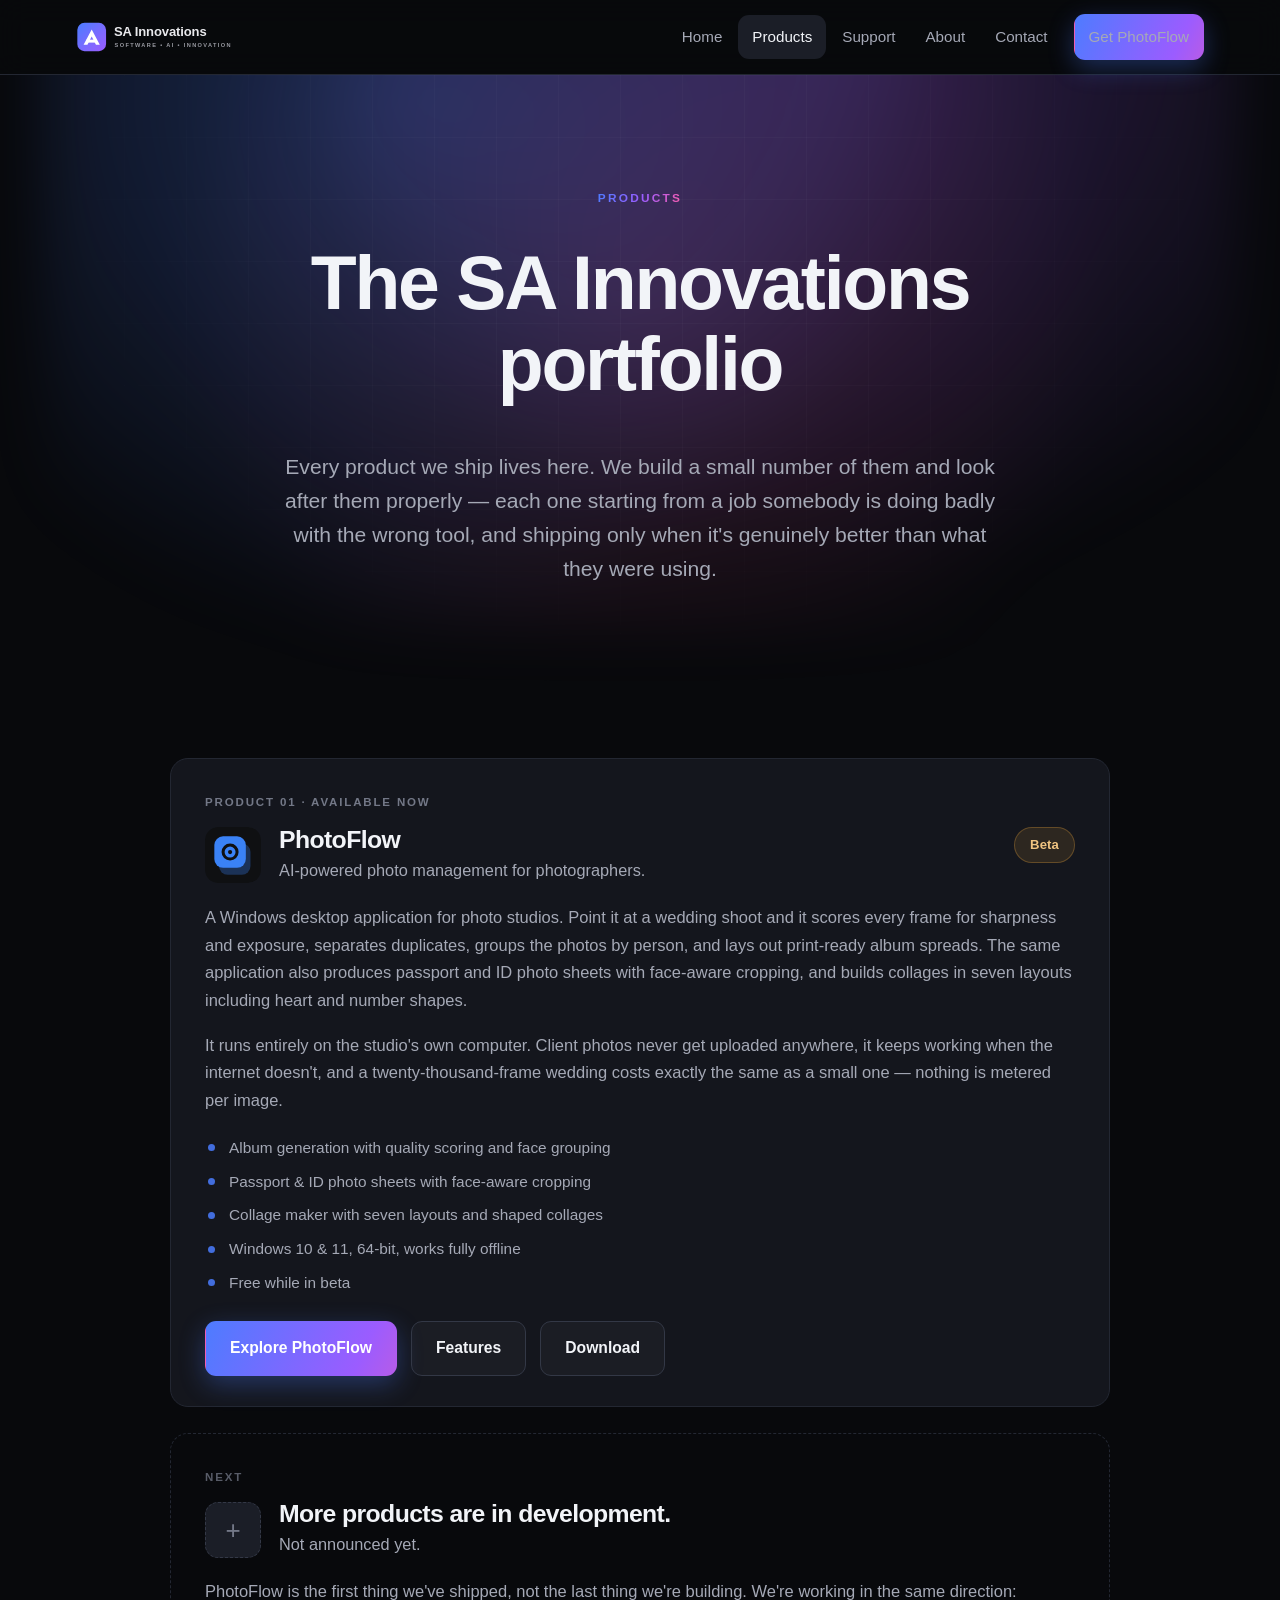
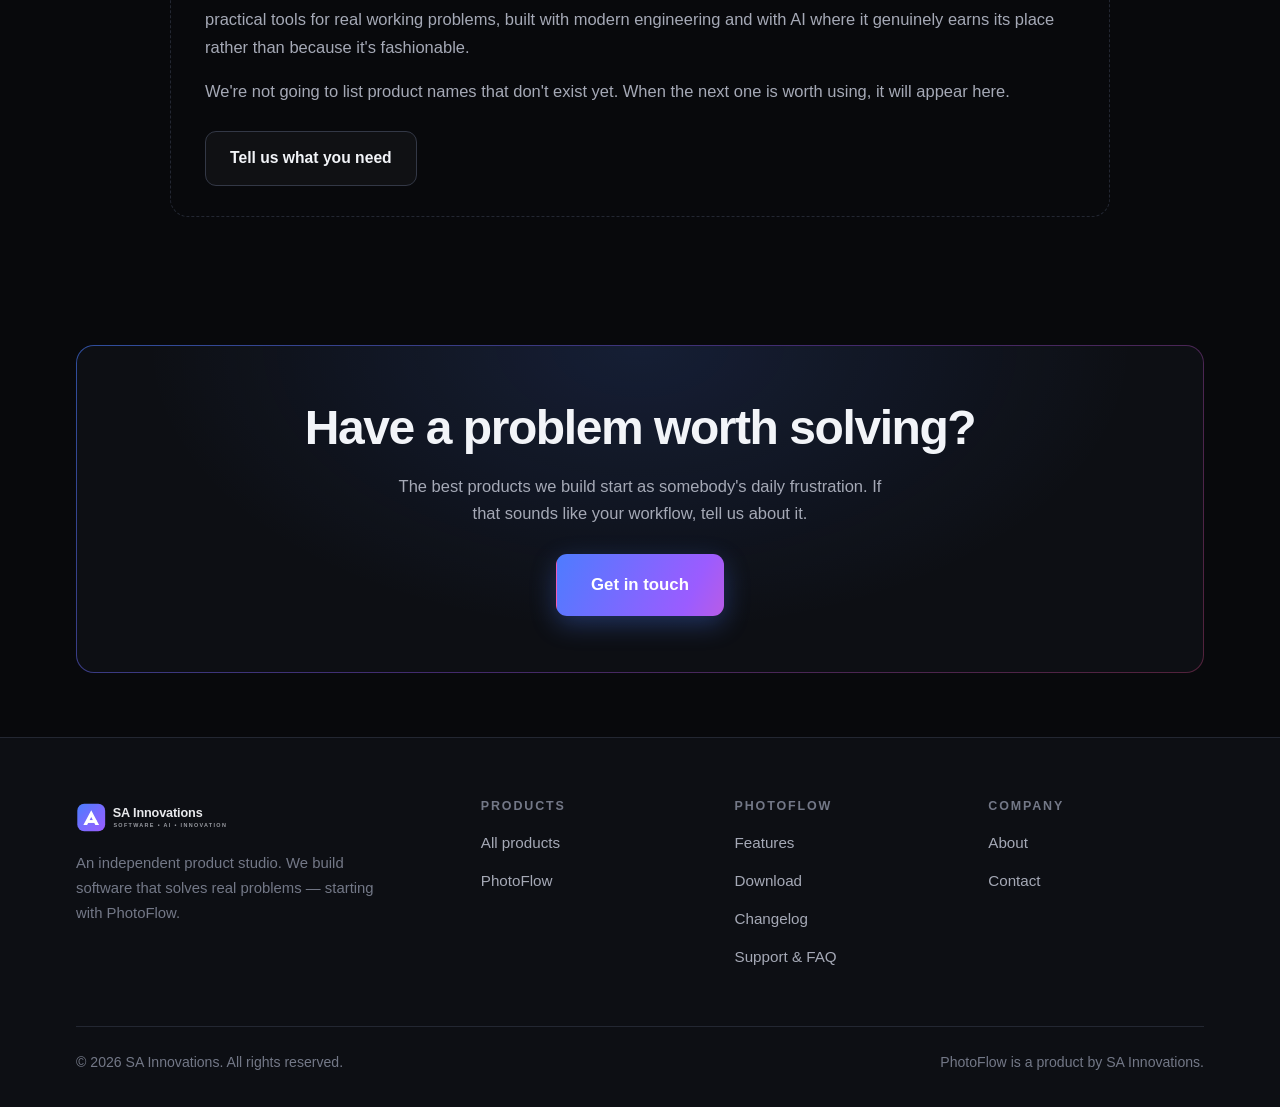
<file: website/products.html>
<!DOCTYPE html>
<html lang="en">
<head>
<meta charset="utf-8">
<meta name="viewport" content="width=device-width, initial-scale=1">
<title>Products &mdash; SA Innovations</title>
<meta name="description" content="Software built by SA Innovations. PhotoFlow is our first product: AI-powered photo management for photographers, running entirely on your own PC.">
<link rel="icon" href="assets/img/sa-favicon.svg" type="image/svg+xml">
<link rel="canonical" href="https://sa-innovations.onrender.com/products.html">
<meta property="og:site_name" content="SA Innovations">
<meta property="og:type" content="website">
<meta property="og:title" content="Products &mdash; SA Innovations">
<meta property="og:description" content="Software built by SA Innovations. PhotoFlow is our first product: AI-powered photo management for photographers.">
<meta property="og:url" content="https://sa-innovations.onrender.com/products.html">
<meta property="og:image" content="https://sa-innovations.onrender.com/assets/img/og-card.png">
<meta name="twitter:card" content="summary_large_image">
<link rel="stylesheet" href="assets/css/style.css">
</head>
<body>

<header class="site-header">
  <div class="container">
    <a class="brand" href="index.html" aria-label="SA Innovations home">
      <img src="assets/img/sa-logo.svg" alt="SA Innovations" width="194" height="36">
    </a>
    <button class="nav-toggle" aria-expanded="false" aria-controls="site-nav">Menu</button>
    <nav class="site-nav" id="site-nav" aria-label="Main">
      <a href="index.html">Home</a>
      <a href="products.html">Products</a>
      <a href="support.html">Support</a>
      <a href="about.html">About</a>
      <a href="contact.html">Contact</a>
      <a class="btn btn-primary" href="download.html">Get PhotoFlow</a>
    </nav>
  </div>
</header>

<main>

  <section class="hero">
    <div class="container narrow center">
      <p class="eyebrow">Products</p>
      <h1>The <span class="nowrap">SA Innovations</span> portfolio</h1>
      <p class="lead">
        Every product we ship lives here. We build a small number of them and
        look after them properly &mdash; each one starting from a job somebody
        is doing badly with the wrong tool, and shipping only when it's
        genuinely better than what they were using.
      </p>
    </div>
  </section>

  <section class="section-sm">
    <div class="container">
      <div class="product-list">

        <article class="product-card reveal">
          <p class="product-index">Product 01 &middot; Available now</p>

          <div class="product-card-head">
            <img src="assets/img/photoflow-mark.svg" alt="PhotoFlow" width="56" height="56">
            <div>
              <h2>PhotoFlow</h2>
              <p class="product-tagline">AI-powered photo management for photographers.</p>
            </div>
            <span class="badge badge-warn product-status">Beta</span>
          </div>

          <p class="dim">
            A Windows desktop application for photo studios. Point it at a
            wedding shoot and it scores every frame for sharpness and exposure,
            separates duplicates, groups the photos by person, and lays out
            print-ready album spreads. The same application also produces
            passport and ID photo sheets with face-aware cropping, and builds
            collages in seven layouts including heart and number shapes.
          </p>

          <p class="dim">
            It runs entirely on the studio's own computer. Client photos never
            get uploaded anywhere, it keeps working when the internet doesn't,
            and a twenty-thousand-frame wedding costs exactly the same as a
            small one &mdash; nothing is metered per image.
          </p>

          <ul class="product-points">
            <li>Album generation with quality scoring and face grouping</li>
            <li>Passport &amp; ID photo sheets with face-aware cropping</li>
            <li>Collage maker with seven layouts and shaped collages</li>
            <li>Windows 10 &amp; 11, 64-bit, works fully offline</li>
            <li>Free while in beta</li>
          </ul>

          <div class="btn-row mt-2">
            <a class="btn btn-primary" href="photoflow.html">Explore PhotoFlow</a>
            <a class="btn btn-ghost" href="features.html">Features</a>
            <a class="btn btn-ghost" href="download.html">Download</a>
          </div>
        </article>

        <article class="product-card product-card-next reveal">
          <p class="product-index">Next</p>

          <div class="product-card-head">
            <div class="product-next-mark" aria-hidden="true">+</div>
            <div>
              <h2>More products are in development.</h2>
              <p class="product-tagline">Not announced yet.</p>
            </div>
          </div>

          <p class="dim">
            PhotoFlow is the first thing we've shipped, not the last thing we're
            building. We're working in the same direction: practical tools for
            real working problems, built with modern engineering and with AI
            where it genuinely earns its place rather than because it's
            fashionable.
          </p>

          <p class="dim">
            We're not going to list product names that don't exist yet. When the
            next one is worth using, it will appear here.
          </p>

          <div class="btn-row mt-2">
            <a class="btn btn-ghost" href="contact.html">Tell us what you need</a>
          </div>
        </article>

      </div>
    </div>
  </section>

  <section class="section-sm">
    <div class="container">
      <div class="cta reveal"><div class="cta-inner">
        <h2>Have a problem worth solving?</h2>
        <p>
          The best products we build start as somebody's daily frustration. If
          that sounds like your workflow, tell us about it.
        </p>
        <div class="btn-row center mt-2">
          <a class="btn btn-primary btn-lg" href="contact.html">Get in touch</a>
        </div>
      </div></div>
    </div>
  </section>

</main>

<footer class="site-footer">
  <div class="container">
    <div class="footer-grid">
      <div class="footer-brand">
        <img src="assets/img/sa-logo.svg" alt="SA Innovations" width="184">
        <p>An independent product studio. We build software that solves real
           problems &mdash; starting with PhotoFlow.</p>
      </div>
      <div>
        <h4>Products</h4>
        <ul>
          <li><a href="products.html">All products</a></li>
          <li><a href="photoflow.html">PhotoFlow</a></li>
        </ul>
      </div>
      <div>
        <h4>PhotoFlow</h4>
        <ul>
          <li><a href="features.html">Features</a></li>
          <li><a href="download.html">Download</a></li>
          <li><a href="changelog.html">Changelog</a></li>
          <li><a href="support.html">Support &amp; FAQ</a></li>
        </ul>
      </div>
      <div>
        <h4>Company</h4>
        <ul>
          <li><a href="about.html">About</a></li>
          <li><a href="contact.html">Contact</a></li>
        </ul>
      </div>
    </div>
    <div class="footer-bottom">
      <span>&copy; <span data-year>2026</span> SA Innovations. All rights reserved.</span>
      <span>PhotoFlow is a product by SA Innovations.</span>
    </div>
  </div>
</footer>

<script src="assets/js/main.js"></script>
</body>
</html>
</file>
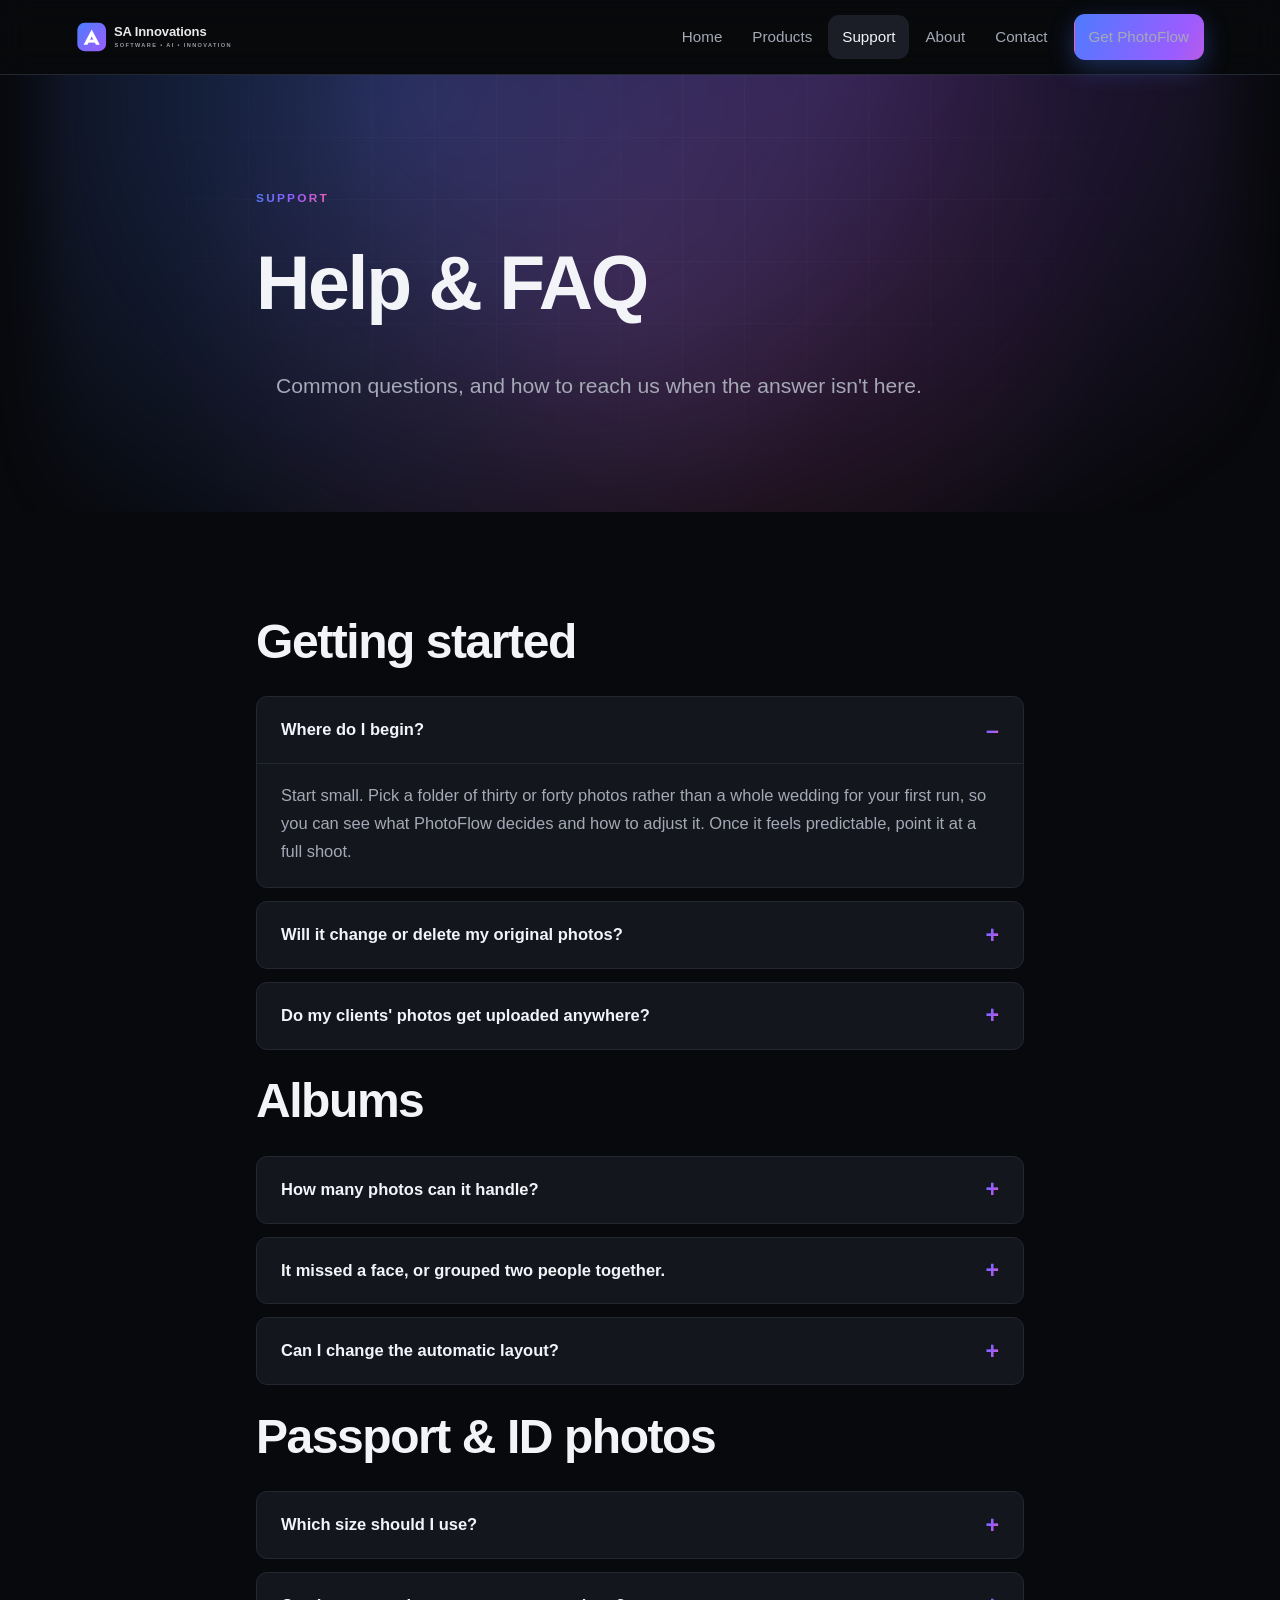
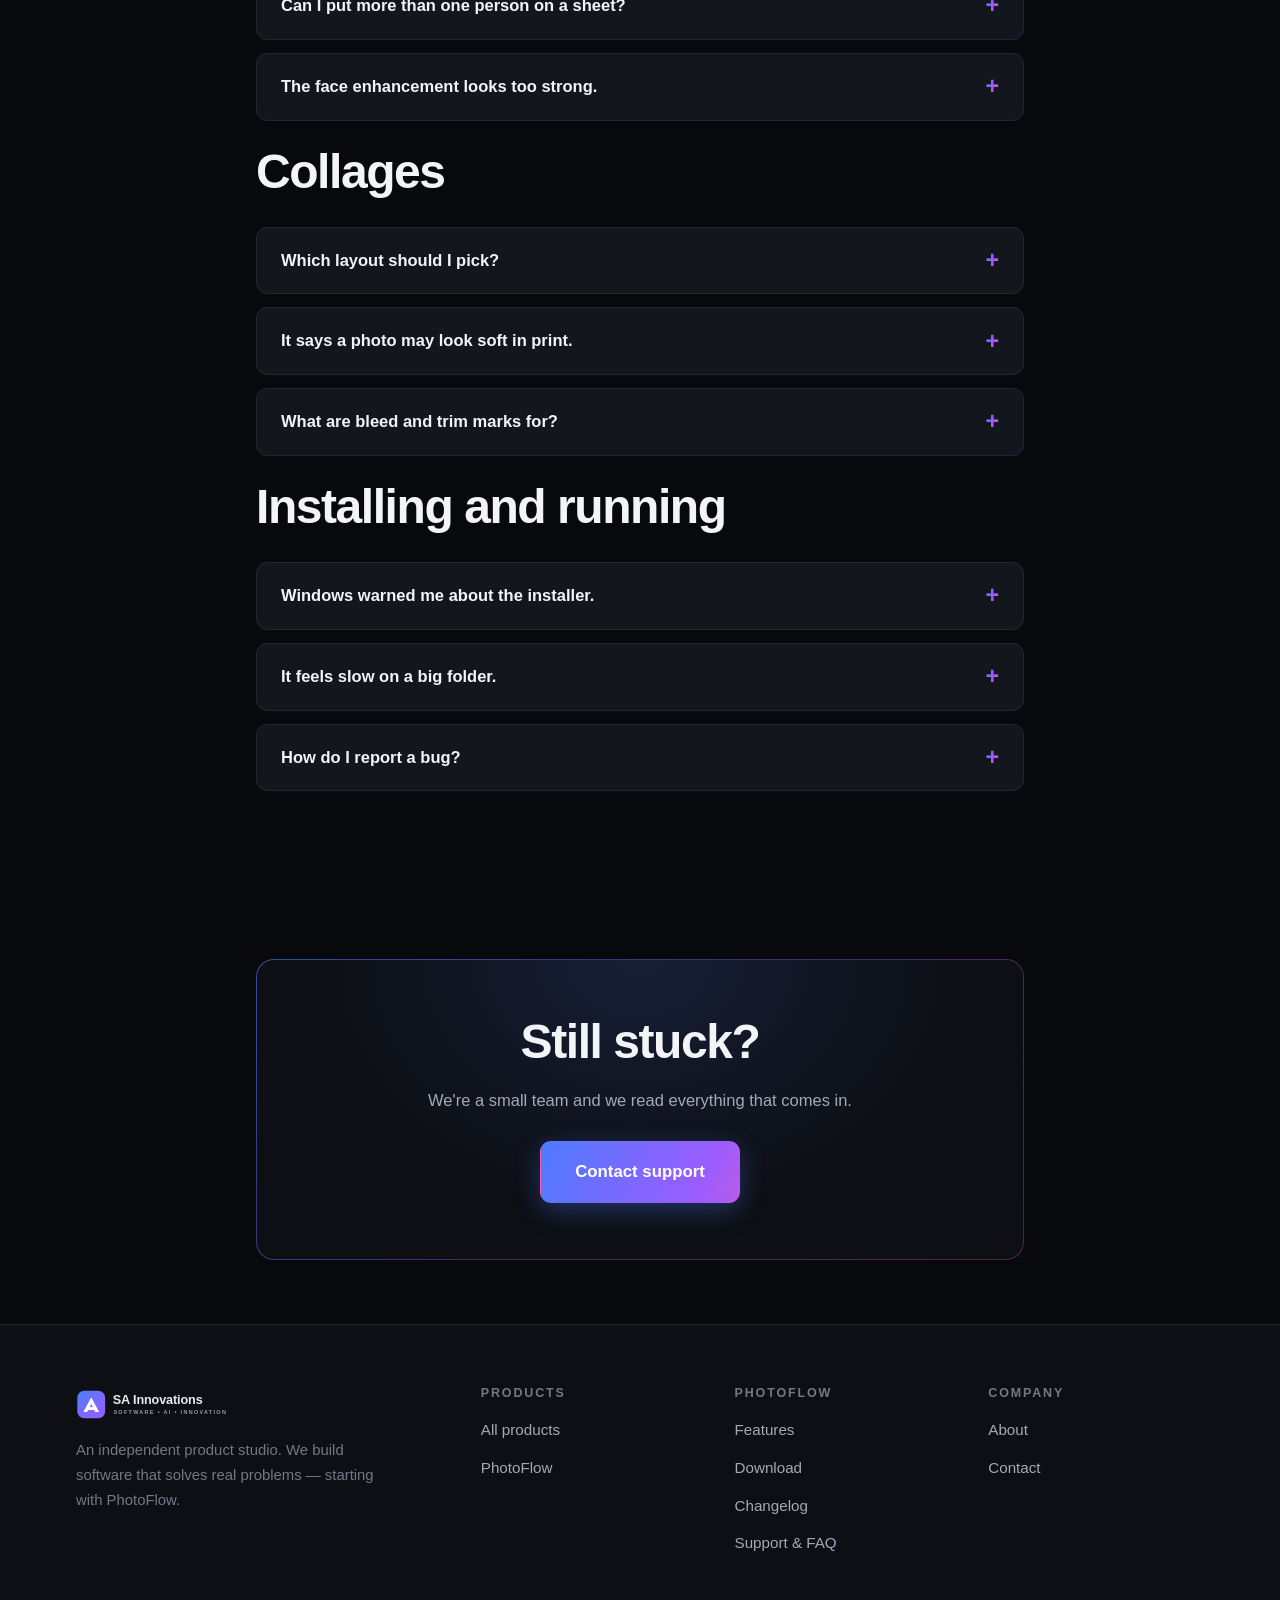
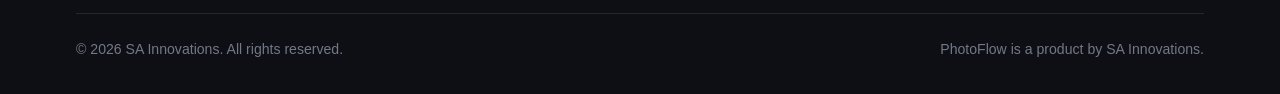
<file: website/support.html>
<!DOCTYPE html>
<html lang="en">
<head>
<meta charset="utf-8">
<meta name="viewport" content="width=device-width, initial-scale=1">
<title>PhotoFlow Support &amp; FAQ &mdash; SA Innovations</title>
<meta name="description" content="Answers to common PhotoFlow questions, troubleshooting steps, and how to report a bug to SA Innovations.">
<link rel="icon" href="assets/img/sa-favicon.svg" type="image/svg+xml">
<link rel="canonical" href="https://sa-innovations.onrender.com/support.html">
<meta property="og:site_name" content="SA Innovations">
<meta property="og:type" content="website">
<meta property="og:title" content="PhotoFlow Support &amp; FAQ &mdash; SA Innovations">
<meta property="og:description" content="Answers to common PhotoFlow questions, troubleshooting steps, and how to report a bug to SA Innovations.">
<meta property="og:url" content="https://sa-innovations.onrender.com/support.html">
<meta property="og:image" content="https://sa-innovations.onrender.com/assets/img/og-card.png">
<meta name="twitter:card" content="summary_large_image">
<link rel="stylesheet" href="assets/css/style.css">
</head>
<body>

<header class="site-header">
  <div class="container">
    <a class="brand" href="index.html" aria-label="SA Innovations home">
      <img src="assets/img/sa-logo.svg" alt="SA Innovations" width="194" height="36">
    </a>
    <button class="nav-toggle" aria-expanded="false" aria-controls="site-nav">Menu</button>
    <nav class="site-nav" id="site-nav" aria-label="Main">
      <a href="index.html">Home</a>
      <a href="products.html">Products</a>
      <a href="support.html">Support</a>
      <a href="about.html">About</a>
      <a href="contact.html">Contact</a>
      <a class="btn btn-primary" href="download.html">Get PhotoFlow</a>
    </nav>
  </div>
</header>

<main>

  <section class="hero">
    <div class="container narrow">
      <p class="eyebrow">Support</p>
      <h1>Help &amp; FAQ</h1>
      <p class="lead">Common questions, and how to reach us when the answer isn't here.</p>
      
    </div>
  </section>

  <section class="section">
    <div class="container narrow">

      <h2>Getting started</h2>
      <div class="faq reveal">
        <details class="qa" open>
          <summary>Where do I begin?</summary>
          <div class="qa-body">
            <p>
              Start small. Pick a folder of thirty or forty photos rather than a
              whole wedding for your first run, so you can see what PhotoFlow
              decides and how to adjust it. Once it feels predictable, point it
              at a full shoot.
            </p>
          </div>
        </details>
        <details class="qa">
          <summary>Will it change or delete my original photos?</summary>
          <div class="qa-body">
            <p>
              No. PhotoFlow reads your files and writes new output files. Your
              originals are never modified, moved or deleted. That said, keep
              your usual backups — good practice with any software.
            </p>
          </div>
        </details>
        <details class="qa">
          <summary>Do my clients' photos get uploaded anywhere?</summary>
          <div class="qa-body">
            <p>
              Processing happens on your own computer. PhotoFlow doesn't need an
              internet connection to sort photos, build albums, make ID sheets or
              create collages.
            </p>
          </div>
        </details>
      </div>

      <h2 class="mt-2">Albums</h2>
      <div class="faq reveal">
        <details class="qa">
          <summary>How many photos can it handle?</summary>
          <div class="qa-body">
            <p>
              It's built for full Indian wedding volumes — many thousands of
              frames per event. Larger shoots take longer to analyse, and more
              memory and CPU cores help. If a particular folder size gives you
              trouble, please tell us the details.
            </p>
          </div>
        </details>
        <details class="qa">
          <summary>It missed a face, or grouped two people together.</summary>
          <div class="qa-body">
            <p>
              Face detection and person grouping are very good but not perfect —
              profiles, heavy shadow, sunglasses and very small distant faces are
              the usual causes. You can correct grouping and labels yourself. If
              you see a pattern of mistakes, send us an example; that's exactly
              the feedback that improves it.
            </p>
          </div>
        </details>
        <details class="qa">
          <summary>Can I change the automatic layout?</summary>
          <div class="qa-body">
            <p>
              Yes. The generated album is a starting point. You can change how
              many photos go on a spread, pick a different theme, and adjust
              individual spreads.
            </p>
          </div>
        </details>
      </div>

      <h2 class="mt-2">Passport &amp; ID photos</h2>
      <div class="faq reveal">
        <details class="qa">
          <summary>Which size should I use?</summary>
          <div class="qa-body">
            <p>
              Use the size the accepting authority asks for. PhotoFlow includes
              common presets and lets you type an exact size in millimetres. It
              helps you produce a photo at the size you specify — it doesn't
              certify that a photo will be accepted, so always check the current
              official requirements for the document in question.
            </p>
          </div>
        </details>
        <details class="qa">
          <summary>Can I put more than one person on a sheet?</summary>
          <div class="qa-body">
            <p>
              Yes. Add each person's photo to the sheet with their own crop and
              number of copies. It's designed for exactly this — a family
              applying together shouldn't need a separate sheet each.
            </p>
          </div>
        </details>
        <details class="qa">
          <summary>The face enhancement looks too strong.</summary>
          <div class="qa-body">
            <p>
              Each effect has its own slider, so turn down whichever is too much
              — skin smoothing is the usual culprit. Hold the
              <em>Hold to see original</em> button to compare against the
              untouched crop. You can also switch enhancement off entirely.
            </p>
          </div>
        </details>
      </div>

      <h2 class="mt-2">Collages</h2>
      <div class="faq reveal">
        <details class="qa">
          <summary>Which layout should I pick?</summary>
          <div class="qa-body">
            <p>
              Leave it on <em>Auto</em> and it will choose based on your photos.
              If you'd rather decide: mosaic suits a mix of portrait and
              landscape shots, grid suits similar shapes, feature works when one
              photo carries the story, and masonry suits mostly-portrait sets.
            </p>
          </div>
        </details>
        <details class="qa">
          <summary>It says a photo may look soft in print.</summary>
          <div class="qa-body">
            <p>
              That means the photo has to be enlarged to fill its slot at the
              output size you've chosen. Either use a smaller output size, move
              that photo to a smaller slot, or swap in a higher-resolution
              version. The warning names the file and its effective resolution.
            </p>
          </div>
        </details>
        <details class="qa">
          <summary>What are bleed and trim marks for?</summary>
          <div class="qa-body">
            <p>
              They're for the print lab. Bleed extends the image slightly past
              where the paper will be cut, so a marginally off-centre cut doesn't
              leave a white edge. Trim marks show the cut line. Ask your lab
              whether they want them.
            </p>
          </div>
        </details>
      </div>

      <h2 class="mt-2">Installing and running</h2>
      <div class="faq reveal">
        <details class="qa">
          <summary>Windows warned me about the installer.</summary>
          <div class="qa-body">
            <p>
              Beta builds aren't code-signed yet, so Windows SmartScreen may warn
              about an unrecognised app. Choose <em>More info</em> then
              <em>Run anyway</em>. Code signing is planned before the first paid
              release.
            </p>
          </div>
        </details>
        <details class="qa">
          <summary>It feels slow on a big folder.</summary>
          <div class="qa-body">
            <p>
              Analysing thousands of high-resolution frames is genuinely heavy
              work. More RAM and more CPU cores make a real difference. If
              something feels slower than it should — particularly if the window
              stops responding — please report it with the folder size and your
              PC specification.
            </p>
          </div>
        </details>
        <details class="qa">
          <summary>How do I report a bug?</summary>
          <div class="qa-body">
            <p>
              Use the <a href="contact.html">contact page</a>. The most useful
              reports include what you were doing, what you expected, what
              happened instead, and roughly how many photos were involved.
              Screenshots help a lot.
            </p>
          </div>
        </details>
      </div>

    </div>
  </section>

  <section class="section-sm">
    <div class="container narrow">
      <div class="cta reveal"><div class="cta-inner">
        <h2>Still stuck?</h2>
        <p>We're a small team and we read everything that comes in.</p>
        <div class="btn-row center mt-2">
          <a class="btn btn-primary btn-lg" href="contact.html">Contact support</a>
        </div>
      </div></div>
    </div>
  </section>

</main>

<footer class="site-footer">
  <div class="container">
    <div class="footer-grid">
      <div class="footer-brand">
        <img src="assets/img/sa-logo.svg" alt="SA Innovations" width="184">
        <p>An independent product studio. We build software that solves real
           problems &mdash; starting with PhotoFlow.</p>
      </div>
      <div>
        <h4>Products</h4>
        <ul>
          <li><a href="products.html">All products</a></li>
          <li><a href="photoflow.html">PhotoFlow</a></li>
        </ul>
      </div>
      <div>
        <h4>PhotoFlow</h4>
        <ul>
          <li><a href="features.html">Features</a></li>
          <li><a href="download.html">Download</a></li>
          <li><a href="changelog.html">Changelog</a></li>
          <li><a href="support.html">Support &amp; FAQ</a></li>
        </ul>
      </div>
      <div>
        <h4>Company</h4>
        <ul>
          <li><a href="about.html">About</a></li>
          <li><a href="contact.html">Contact</a></li>
        </ul>
      </div>
    </div>
    <div class="footer-bottom">
      <span>&copy; <span data-year>2026</span> SA Innovations. All rights reserved.</span>
      <span>PhotoFlow is a product by SA Innovations.</span>
    </div>
  </div>
</footer>

<script src="assets/js/main.js"></script>
</body>
</html>
</file>
<file: admin/assets/css/admin.css>
:root {
    --bg: #f6f7f9;
    --surface: #ffffff;
    --surface-soft: #f9fafb;
    --border: #e7e9ee;
    --text: #17191f;
    --muted: #747984;
    --primary: #17191f;
    --primary-hover: #30333a;
    --success: #16855b;
    --warning: #b7791f;
    --danger: #c0392b;
    --sidebar: #111216;
    --sidebar-muted: #9da1aa;
    --sidebar-border: #272930;
    --shadow: 0 10px 35px rgba(20, 24, 35, 0.06);
    --radius: 14px;
}

* {
    box-sizing: border-box;
}

html,
body {
    margin: 0;
    padding: 0;
    min-height: 100%;
    font-family:
        Inter,
        ui-sans-serif,
        -apple-system,
        BlinkMacSystemFont,
        "Segoe UI",
        sans-serif;
    background: var(--bg);
    color: var(--text);
}

body {
    min-height: 100vh;
}

button,
input,
select {
    font: inherit;
}

button {
    cursor: pointer;
}

button:disabled {
    cursor: not-allowed;
    opacity: 0.55;
}

/* =========================================================
   LOGIN
   ========================================================= */

.login-screen {
    min-height: 100vh;
    display: flex;
    align-items: center;
    justify-content: center;
    padding: 30px;
    background:
        radial-gradient(circle at 15% 10%,
            rgba(0, 0, 0, 0.035),
            transparent 30%),
        var(--bg);
}

.login-card {
    width: min(430px, 100%);
    background: var(--surface);
    border: 1px solid var(--border);
    border-radius: 20px;
    padding: 42px;
    box-shadow: 0 25px 70px rgba(20, 24, 35, 0.08);
}

.brand {
    display: flex;
    align-items: center;
    gap: 12px;
}

.brand-mark {
    width: 42px;
    height: 42px;
    display: grid;
    place-items: center;
    border-radius: 12px;
    background: var(--primary);
    color: white;
    font-weight: 800;
    font-size: 20px;
}

.brand h1 {
    margin: 0;
    font-size: 19px;
    letter-spacing: -0.4px;
}

.brand span {
    display: block;
    margin-top: 2px;
    color: var(--muted);
    font-size: 12px;
}

.login-heading {
    margin: 45px 0 28px;
}

.login-heading h2 {
    margin: 0 0 8px;
    font-size: 29px;
    letter-spacing: -1px;
}

.login-heading p {
    margin: 0;
    color: var(--muted);
    line-height: 1.55;
}

.form-group {
    margin-bottom: 19px;
}

.form-group label {
    display: block;
    margin-bottom: 8px;
    color: #444851;
    font-size: 13px;
    font-weight: 600;
}

.form-group input,
.form-group select,
.search-input,
.filter-select {
    width: 100%;
    height: 45px;
    border: 1px solid var(--border);
    border-radius: 9px;
    background: white;
    color: var(--text);
    padding: 0 13px;
    outline: none;
    transition:
        border-color 0.15s,
        box-shadow 0.15s;
}

.form-group input:focus,
.form-group select:focus,
.search-input:focus,
.filter-select:focus {
    border-color: #8e939d;
    box-shadow: 0 0 0 3px rgba(30, 33, 40, 0.07);
}

.login-button {
    width: 100%;
    height: 47px;
    margin-top: 5px;
}

.primary-button {
    border: 0;
    border-radius: 9px;
    min-height: 42px;
    padding: 0 18px;
    background: var(--primary);
    color: white;
    font-weight: 650;
    transition:
        background 0.15s,
        transform 0.15s;
}

.primary-button:hover {
    background: var(--primary-hover);
}

.primary-button:active {
    transform: translateY(1px);
}

.secondary-button {
    min-height: 39px;
    padding: 0 14px;
    border: 1px solid var(--border);
    border-radius: 9px;
    background: white;
    color: #363940;
    font-weight: 600;
}

.secondary-button:hover {
    background: var(--surface-soft);
}

.error-message {
    margin: 12px 0;
    padding: 11px 13px;
    border-radius: 8px;
    background: #fff1ef;
    border: 1px solid #f3cbc5;
    color: var(--danger);
    font-size: 13px;
}

.login-footer {
    margin: 28px 0 0;
    text-align: center;
    color: #9a9da4;
    font-size: 11px;
}


/* =========================================================
   DASHBOARD LAYOUT
   ========================================================= */

.dashboard {
    min-height: 100vh;
    display: flex;
}

.sidebar {
    position: fixed;
    inset: 0 auto 0 0;
    width: 250px;
    display: flex;
    flex-direction: column;
    background: var(--sidebar);
    color: white;
}

.sidebar-brand {
    height: 82px;
    display: flex;
    align-items: center;
    gap: 12px;
    padding: 0 24px;
    border-bottom: 1px solid var(--sidebar-border);
}

.sidebar-brand .brand-mark {
    width: 38px;
    height: 38px;
    border-radius: 10px;
    background: white;
    color: var(--sidebar);
    font-size: 17px;
}

.sidebar-brand strong {
    display: block;
    font-size: 15px;
}

.sidebar-brand span {
    display: block;
    margin-top: 2px;
    color: var(--sidebar-muted);
    font-size: 11px;
}

.navigation {
    padding: 22px 13px;
}

.nav-item {
    width: 100%;
    height: 45px;
    display: flex;
    align-items: center;
    gap: 12px;
    margin-bottom: 5px;
    padding: 0 13px;
    border: 0;
    border-radius: 9px;
    background: transparent;
    color: var(--sidebar-muted);
    text-align: left;
    font-size: 13px;
    font-weight: 550;
}

.nav-item:hover {
    background: #1b1d23;
    color: white;
}

.nav-item.active {
    background: #292c33;
    color: white;
}

.nav-icon {
    width: 20px;
    text-align: center;
    font-size: 16px;
    opacity: 0.85;
}

.sidebar-bottom {
    margin-top: auto;
    padding: 16px 15px;
    border-top: 1px solid var(--sidebar-border);
}

.admin-mini {
    display: flex;
    align-items: center;
    gap: 10px;
    padding: 8px;
}

.avatar {
    width: 34px;
    height: 34px;
    display: grid;
    place-items: center;
    border-radius: 50%;
    background: #30333a;
    font-size: 12px;
    font-weight: 700;
}

.admin-mini-info {
    min-width: 0;
}

.admin-mini-info strong {
    display: block;
    max-width: 145px;
    overflow: hidden;
    text-overflow: ellipsis;
    white-space: nowrap;
    font-size: 12px;
}

.admin-mini-info span {
    display: block;
    margin-top: 2px;
    color: var(--sidebar-muted);
    font-size: 10px;
}

.logout-button {
    width: 100%;
    height: 38px;
    margin-top: 7px;
    border: 1px solid #30333a;
    border-radius: 8px;
    background: transparent;
    color: #b5b8bf;
    font-size: 12px;
}

.logout-button:hover {
    background: #1b1d23;
    color: white;
}


/* =========================================================
   MAIN CONTENT
   ========================================================= */

.main-content {
    width: calc(100% - 250px);
    min-height: 100vh;
    margin-left: 250px;
    padding: 0 42px 60px;
}

.topbar {
    height: 110px;
    display: flex;
    align-items: center;
    justify-content: space-between;
    border-bottom: 1px solid var(--border);
}

.topbar h1 {
    margin: 4px 0 0;
    font-size: 27px;
    letter-spacing: -0.8px;
}

.eyebrow {
    color: #8b8f97;
    font-size: 10px;
    font-weight: 750;
    letter-spacing: 1.3px;
}

.topbar-status {
    display: flex;
    align-items: center;
    gap: 7px;
    color: var(--muted);
    font-size: 12px;
}

.status-dot {
    width: 7px;
    height: 7px;
    border-radius: 50%;
    background: var(--success);
}


/* =========================================================
   SECTIONS
   ========================================================= */

.dashboard-section {
    display: none;
    padding-top: 30px;
}

.dashboard-section.active-section {
    display: block;
}

.welcome-panel {
    min-height: 190px;
    display: flex;
    align-items: center;
    justify-content: space-between;
    overflow: hidden;
    position: relative;
    padding: 35px 40px;
    border: 1px solid var(--border);
    border-radius: var(--radius);
    background: var(--surface);
    box-shadow: var(--shadow);
}

.welcome-panel h2 {
    max-width: 580px;
    margin: 10px 0 8px;
    font-size: 29px;
    letter-spacing: -1px;
}

.welcome-panel p {
    margin: 0;
    color: var(--muted);
    line-height: 1.5;
}

.welcome-mark {
    width: 125px;
    height: 125px;
    display: grid;
    place-items: center;
    margin-right: 25px;
    border: 1px solid var(--border);
    border-radius: 32px;
    color: #d9dce1;
    font-size: 70px;
    font-weight: 900;
    transform: rotate(8deg);
}

.stats-grid {
    display: grid;
    grid-template-columns: repeat(4, 1fr);
    gap: 14px;
    margin-top: 18px;
}

.stat-card {
    min-height: 140px;
    padding: 22px;
    border: 1px solid var(--border);
    border-radius: var(--radius);
    background: var(--surface);
}

.stat-label {
    display: block;
    color: var(--muted);
    font-size: 12px;
    font-weight: 600;
}

.stat-value {
    display: block;
    margin-top: 14px;
    font-size: 31px;
    letter-spacing: -1px;
}

.system-value {
    font-size: 23px;
    color: var(--success);
}

.stat-meta {
    display: block;
    margin-top: 5px;
    color: #a0a3aa;
    font-size: 11px;
}

.content-grid {
    display: grid;
    grid-template-columns: 1fr 1fr;
    gap: 18px;
    margin-top: 18px;
}

.panel {
    border: 1px solid var(--border);
    border-radius: var(--radius);
    background: var(--surface);
    box-shadow: var(--shadow);
}

.panel-header {
    min-height: 83px;
    display: flex;
    align-items: center;
    justify-content: space-between;
    padding: 17px 21px;
    border-bottom: 1px solid var(--border);
}

.panel-header h3 {
    margin: 5px 0 0;
    font-size: 17px;
}

.data-table,
.full-table {
    width: 100%;
    overflow-x: auto;
}

.data-table {
    min-height: 160px;
}

.empty-state {
    min-height: 150px;
    display: grid;
    place-items: center;
    padding: 30px;
    color: #999da5;
    font-size: 12px;
}


/* =========================================================
   PAGE HEADINGS
   ========================================================= */

.section-heading {
    display: flex;
    align-items: flex-end;
    justify-content: space-between;
    margin-bottom: 22px;
}

.section-heading h2 {
    margin: 7px 0 5px;
    font-size: 28px;
    letter-spacing: -0.8px;
}

.section-heading p {
    margin: 0;
    color: var(--muted);
    font-size: 13px;
}


/* =========================================================
   TOOLBAR
   ========================================================= */

.toolbar {
    display: flex;
    gap: 10px;
    padding: 15px;
    border-bottom: 1px solid var(--border);
}

.search-input {
    max-width: 340px;
}

.filter-select {
    width: 180px;
}


/* =========================================================
   TABLES
   ========================================================= */

table {
    width: 100%;
    border-collapse: collapse;
}

th {
    padding: 13px 18px;
    border-bottom: 1px solid var(--border);
    color: #858991;
    font-size: 10px;
    font-weight: 750;
    letter-spacing: 0.8px;
    text-align: left;
    text-transform: uppercase;
    white-space: nowrap;
}

td {
    padding: 15px 18px;
    border-bottom: 1px solid #f0f1f3;
    color: #3c3f46;
    font-size: 12px;
}

tbody tr:hover {
    background: #fafbfc;
}

tbody tr:last-child td {
    border-bottom: 0;
}

.table-primary {
    color: var(--text);
    font-weight: 650;
}

.table-secondary {
    display: block;
    margin-top: 3px;
    color: #9b9ea5;
    font-size: 10px;
}

.badge {
    display: inline-flex;
    align-items: center;
    min-height: 25px;
    padding: 0 9px;
    border-radius: 999px;
    font-size: 10px;
    font-weight: 700;
}

.badge-active {
    background: #e8f7f0;
    color: var(--success);
}

.badge-disabled,
.badge-revoked {
    background: #fcebea;
    color: var(--danger);
}

.badge-suspended,
.badge-pending {
    background: #fff5df;
    color: var(--warning);
}

.badge-expired {
    background: #f0f1f3;
    color: #777b83;
}

.table-actions {
    display: flex;
    gap: 6px;
}

.table-action {
    min-height: 31px;
    padding: 0 9px;
    border: 1px solid var(--border);
    border-radius: 7px;
    background: white;
    color: #555961;
    font-size: 10px;
    font-weight: 650;
}

.table-action:hover {
    background: #f6f7f8;
}

.table-action.danger {
    border-color: #f0cdca;
    color: var(--danger);
}


/* =========================================================
   MODALS
   ========================================================= */

.modal {
    position: fixed;
    inset: 0;
    z-index: 1000;
    display: flex;
    align-items: center;
    justify-content: center;
    padding: 25px;
}

.modal-backdrop {
    position: absolute;
    inset: 0;
    background: rgba(10, 12, 16, 0.55);
    backdrop-filter: blur(3px);
}

.modal-card {
    position: relative;
    width: min(500px, 100%);
    max-height: 90vh;
    overflow-y: auto;
    padding: 28px;
    border: 1px solid var(--border);
    border-radius: 16px;
    background: white;
    box-shadow: 0 30px 80px rgba(0, 0, 0, 0.2);
}

.modal-header {
    display: flex;
    align-items: flex-start;
    justify-content: space-between;
    margin-bottom: 25px;
}

.modal-header h2 {
    margin: 7px 0 0;
    font-size: 22px;
    letter-spacing: -0.5px;
}

.modal-close {
    width: 34px;
    height: 34px;
    border: 0;
    border-radius: 8px;
    background: #f3f4f6;
    color: #666a72;
    font-size: 22px;
}

.modal-close:hover {
    background: #e9eaed;
}

.form-actions {
    display: flex;
    justify-content: flex-end;
    gap: 9px;
    margin-top: 25px;
    padding-top: 20px;
    border-top: 1px solid var(--border);
}


/* =========================================================
   RESPONSIVE
   ========================================================= */

@media (max-width: 1100px) {
    .main-content {
        padding-left: 28px;
        padding-right: 28px;
    }

    .stats-grid {
        grid-template-columns: repeat(2, 1fr);
    }

    .content-grid {
        grid-template-columns: 1fr;
    }
}

@media (max-width: 760px) {
    .sidebar {
        position: static;
        width: 100%;
        min-height: auto;
    }

    .dashboard {
        display: block;
    }

    .sidebar-brand {
        height: 65px;
    }

    .navigation {
        display: flex;
        overflow-x: auto;
        padding: 10px;
    }

    .nav-item {
        min-width: 130px;
        margin: 0 4px 0 0;
    }

    .sidebar-bottom {
        display: none;
    }

    .main-content {
        width: 100%;
        margin-left: 0;
        padding: 0 16px 40px;
    }

    .topbar {
        height: 90px;
    }

    .welcome-panel {
        padding: 25px;
    }

    .welcome-mark {
        display: none;
    }

    .stats-grid {
        grid-template-columns: 1fr;
    }

    .section-heading {
        align-items: flex-start;
        flex-direction: column;
        gap: 15px;
    }

    .toolbar {
        flex-direction: column;
    }

    .search-input,
    .filter-select {
        max-width: none;
        width: 100%;
    }
}

@media (max-width: 480px) {
    .login-card {
        padding: 28px 22px;
    }

    .login-heading {
        margin-top: 35px;
    }

    .welcome-panel h2 {
        font-size: 24px;
    }
}
</file>
<file: website/assets/css/style.css>
/* ==========================================================================
   SA Innovations — website styles
   Bold modern SaaS: gradient hero, large type, animated accents, icon grids.
   Plain CSS, no build step, no external fonts or requests.
   ========================================================================== */

:root {
  --bg: #08090c;
  --bg-alt: #0d0f14;
  --surface: #14161d;
  --surface-2: #1b1e27;
  --border: #232732;
  --border-strong: #333846;
  --text: #f2f4f8;
  --text-dim: #a5a9b6;
  --text-faint: #737887;
  --accent: #4a7dff;
  --accent-2: #9b5cff;
  --accent-3: #23d3c4;
  --accent-hover: #6b95ff;
  --grad: linear-gradient(115deg, #4a7dff 0%, #9b5cff 52%, #ff5ca8 100%);
  --grad-soft: linear-gradient(115deg, rgba(74,125,255,.16), rgba(155,92,255,.14) 52%, rgba(255,92,168,.10));
  --radius: 18px;
  --radius-sm: 11px;
  --maxw: 1180px;
  --font: "Segoe UI", Inter, -apple-system, "Helvetica Neue", Arial, sans-serif;
}

*, *::before, *::after { box-sizing: border-box; }
html { scroll-behavior: smooth; -webkit-text-size-adjust: 100%; }

body {
  margin: 0;
  background: var(--bg);
  color: var(--text);
  font-family: var(--font);
  font-size: 16.5px;
  line-height: 1.68;
  -webkit-font-smoothing: antialiased;
  overflow-x: hidden;
}

img, svg { max-width: 100%; display: block; }
a { color: var(--accent-hover); text-decoration: none; }
a:hover { color: #90aeff; text-decoration: underline; }

h1, h2, h3, h4 { line-height: 1.08; margin: 0 0 .6em; font-weight: 800; letter-spacing: -0.03em; }
h1 { font-size: clamp(2.6rem, 7vw, 4.7rem); }
h2 { font-size: clamp(1.9rem, 4.4vw, 3rem); }
h3 { font-size: 1.22rem; letter-spacing: -0.015em; font-weight: 700; }
p { margin: 0 0 1.05rem; }

.container { width: 100%; max-width: var(--maxw); margin: 0 auto; padding: 0 26px; }
.narrow { max-width: 820px; }
.center { text-align: center; }
.dim { color: var(--text-dim); }
.faint { color: var(--text-faint); font-size: .9rem; }
.lead { font-size: clamp(1.08rem, 1.7vw, 1.32rem); color: var(--text-dim); line-height: 1.6; }
.gradient-text {
  background: var(--grad);
  -webkit-background-clip: text;
  background-clip: text;
  color: transparent;
  -webkit-text-fill-color: transparent;
}

/* ------------------------------------------------------------------ Header */
.site-header {
  position: sticky; top: 0; z-index: 60;
  background: rgba(8, 9, 12, .78);
  backdrop-filter: blur(14px);
  border-bottom: 1px solid var(--border);
}
.site-header .container { display: flex; align-items: center; gap: 20px; min-height: 74px; }
.brand { display: flex; align-items: center; flex: 0 0 auto; }
.brand:hover { text-decoration: none; }
.brand img { width: 196px; height: auto; }

.nav-toggle {
  margin-left: auto; display: none;
  background: var(--surface); border: 1px solid var(--border-strong);
  color: var(--text); border-radius: var(--radius-sm);
  padding: 9px 14px; font: inherit; font-weight: 600; cursor: pointer;
}
.site-nav { margin-left: auto; display: flex; align-items: center; gap: 2px; }
.site-nav a {
  color: var(--text-dim); padding: 9px 14px;
  border-radius: var(--radius-sm); font-size: .95rem; font-weight: 500;
  transition: color .16s ease, background .16s ease;
}
.site-nav a:hover { color: var(--text); background: var(--surface); text-decoration: none; }
.site-nav a.active { color: var(--text); background: var(--surface-2); }
.site-nav .btn { margin-left: 10px; }

/* ------------------------------------------------------------------ Buttons */
.btn {
  display: inline-block; padding: 13px 24px;
  border-radius: var(--radius-sm);
  font-weight: 650; font-size: .98rem;
  border: 1px solid transparent; cursor: pointer; text-align: center;
  transition: transform .12s ease, box-shadow .2s ease, background .16s ease, border-color .16s ease;
}
.btn:hover { text-decoration: none; transform: translateY(-2px); }
.btn:active { transform: translateY(0); }
.btn-primary {
  background: var(--grad); color: #fff;
  background-size: 160% 160%; background-position: 0% 50%;
  box-shadow: 0 8px 26px rgba(74, 125, 255, .32);
}
.btn-primary:hover { color: #fff; background-position: 100% 50%; box-shadow: 0 12px 34px rgba(120, 92, 255, .42); }
.btn-ghost { background: rgba(255,255,255,.03); color: var(--text); border-color: var(--border-strong); }
.btn-ghost:hover { background: rgba(255,255,255,.07); color: var(--text); border-color: #4a5060; }
.btn-lg { padding: 16px 34px; font-size: 1.05rem; }
.btn-row { display: flex; flex-wrap: wrap; gap: 14px; }
.btn-row.center { justify-content: center; }

/* ------------------------------------------------------------------ Badges */
.badge {
  display: inline-flex; align-items: center; gap: 8px;
  background: rgba(74,125,255,.1); color: #a9c0ff;
  border: 1px solid rgba(74,125,255,.28);
  padding: 6px 15px; border-radius: 999px;
  font-size: .82rem; font-weight: 650; letter-spacing: .01em;
}
.badge-dot {
  width: 7px; height: 7px; border-radius: 50%; background: var(--accent-3);
  box-shadow: 0 0 0 0 rgba(35,211,196,.7);
  animation: pulse 2.4s infinite;
}
@keyframes pulse {
  0%   { box-shadow: 0 0 0 0 rgba(35,211,196,.55); }
  70%  { box-shadow: 0 0 0 9px rgba(35,211,196,0); }
  100% { box-shadow: 0 0 0 0 rgba(35,211,196,0); }
}
.badge-warn { background: rgba(224,160,58,.12); color: #f0c481; border-color: rgba(224,160,58,.3); }

/* ------------------------------------------------------------------ Sections */
.section { padding: 104px 0; position: relative; }
.section-sm { padding: 64px 0; }
.section-alt { background: var(--bg-alt); border-top: 1px solid var(--border); border-bottom: 1px solid var(--border); }
.section-head { max-width: 760px; margin: 0 auto 60px; text-align: center; }
.section-head p { margin-bottom: 0; }
.eyebrow {
  display: inline-block;
  text-transform: uppercase; letter-spacing: .19em;
  font-size: .74rem; font-weight: 800;
  background: var(--grad);
  -webkit-background-clip: text; background-clip: text;
  color: transparent; -webkit-text-fill-color: transparent;
  margin-bottom: 14px;
}

/* ------------------------------------------------------------------ Hero */
.hero { padding: 108px 0 92px; position: relative; overflow: hidden; }
.hero::before {
  content: "";
  position: absolute; top: -340px; left: 50%; transform: translateX(-50%);
  width: 1200px; height: 900px;
  background:
    radial-gradient(circle at 30% 40%, rgba(74,125,255,.30), transparent 55%),
    radial-gradient(circle at 68% 32%, rgba(155,92,255,.26), transparent 55%),
    radial-gradient(circle at 50% 62%, rgba(255,92,168,.16), transparent 58%);
  filter: blur(28px);
  pointer-events: none;
}
.hero::after {
  content: "";
  position: absolute; inset: 0;
  background-image:
    linear-gradient(rgba(255,255,255,.022) 1px, transparent 1px),
    linear-gradient(90deg, rgba(255,255,255,.022) 1px, transparent 1px);
  background-size: 62px 62px;
  mask-image: radial-gradient(ellipse at 50% 25%, #000 25%, transparent 72%);
  -webkit-mask-image: radial-gradient(ellipse at 50% 25%, #000 25%, transparent 72%);
  pointer-events: none;
}
.hero .container { position: relative; z-index: 1; }
.hero-center { text-align: center; max-width: 900px; margin: 0 auto; }
.hero h1 { margin-top: 20px; }
.hero .lead { max-width: 62ch; margin-inline: auto; }
.hero-meta { margin-top: 26px; color: var(--text-faint); font-size: .92rem; }
.hero-meta span + span::before { content: "·"; margin: 0 12px; opacity: .55; }

.hero-shot-wrap { margin-top: 62px; position: relative; }
.hero-shot {
  border-radius: var(--radius);
  padding: 1px;
  background: linear-gradient(160deg, rgba(74,125,255,.55), rgba(155,92,255,.32) 45%, rgba(255,255,255,.05));
  box-shadow: 0 40px 90px rgba(0,0,0,.62);
}
.hero-shot img { border-radius: calc(var(--radius) - 1px); display: block; }

/* ------------------------------------------------------------------ Stats band */
.stats { display: grid; grid-template-columns: repeat(4, 1fr); gap: 1px; background: var(--border); border-radius: var(--radius); overflow: hidden; }
.stat { background: var(--bg-alt); padding: 30px 24px; text-align: center; }
.stat .num {
  font-size: clamp(1.9rem, 3.4vw, 2.6rem); font-weight: 800; letter-spacing: -.03em;
  background: var(--grad); -webkit-background-clip: text; background-clip: text;
  color: transparent; -webkit-text-fill-color: transparent;
  line-height: 1.1;
}
.stat .label { color: var(--text-dim); font-size: .92rem; margin-top: 4px; }

/* ------------------------------------------------------------------ Cards */
.grid { display: grid; gap: 24px; }
.grid-2 { grid-template-columns: repeat(2, 1fr); }
.grid-3 { grid-template-columns: repeat(3, 1fr); }
.grid-4 { grid-template-columns: repeat(4, 1fr); }

.card {
  background: var(--surface);
  border: 1px solid var(--border);
  border-radius: var(--radius);
  padding: 30px;
  position: relative;
  transition: transform .2s ease, border-color .2s ease, box-shadow .2s ease;
}
.card:hover { transform: translateY(-4px); border-color: var(--border-strong); box-shadow: 0 18px 44px rgba(0,0,0,.4); }
.card h3 { margin-bottom: .45em; }
.card p:last-child { margin-bottom: 0; }
a.card { color: inherit; display: block; }
a.card:hover { text-decoration: none; }

/* Gradient-topped feature card */
.card-glow::before {
  content: "";
  position: absolute; inset: 0 0 auto 0; height: 2px;
  background: var(--grad);
  border-radius: var(--radius) var(--radius) 0 0;
  opacity: 0; transition: opacity .25s ease;
}
.card-glow:hover::before { opacity: 1; }

.card-icon {
  width: 50px; height: 50px; border-radius: 14px;
  display: grid; place-items: center;
  background: var(--grad-soft);
  border: 1px solid rgba(122,130,255,.22);
  color: #b9c8ff; font-size: 1.3rem;
  margin-bottom: 20px;
}

/* ------------------------------------------------------------------ Mode cards */
.mode-card { display: flex; flex-direction: column; }
.mode-card .tag {
  font-size: .72rem; font-weight: 800; letter-spacing: .15em;
  text-transform: uppercase; color: var(--text-faint); margin-bottom: 12px;
}
.mode-card ul { margin: 16px 0 0; padding-left: 0; list-style: none; color: var(--text-dim); font-size: .95rem; }
.mode-card li { position: relative; padding-left: 22px; margin-bottom: 7px; }
.mode-card li::before {
  content: ""; position: absolute; left: 2px; top: .58em;
  width: 7px; height: 7px; border-radius: 50%; background: var(--accent-3); opacity: .85;
}

/* ------------------------------------------------------------------ Screenshots */
.shot {
  border-radius: var(--radius); overflow: hidden;
  background: var(--surface);
  border: 1px solid var(--border-strong);
  box-shadow: 0 26px 60px rgba(0,0,0,.48);
}
.shot img { display: block; }
.shot figcaption {
  padding: 14px 20px; font-size: .9rem; color: var(--text-dim);
  border-top: 1px solid var(--border); background: var(--bg-alt);
}
.shot-stack { display: grid; gap: 38px; }

/* ------------------------------------------------------------------ Feature rows */
.feature-row { display: grid; grid-template-columns: 1fr 1fr; gap: 58px; align-items: center; margin-bottom: 92px; }
.feature-row:last-child { margin-bottom: 0; }
.feature-row.reverse .feature-text { order: 2; }
.feature-list { list-style: none; margin: 22px 0 0; padding: 0; }
.feature-list li { position: relative; padding-left: 30px; margin-bottom: 13px; color: var(--text-dim); }
.feature-list li::before {
  content: ""; position: absolute; left: 0; top: .45em;
  width: 16px; height: 16px; border-radius: 5px;
  background: var(--grad-soft); border: 1px solid rgba(122,130,255,.3);
}
.feature-list li::after {
  content: ""; position: absolute; left: 5px; top: .78em;
  width: 6px; height: 6px; border-radius: 50%; background: var(--accent-3);
}
.feature-list strong { color: var(--text); font-weight: 650; }

/* ------------------------------------------------------------------ Steps */
.steps { counter-reset: step; display: grid; gap: 22px; }
.step { display: flex; gap: 20px; align-items: flex-start; }
.step-num {
  counter-increment: step;
  flex: 0 0 42px; height: 42px; border-radius: 13px;
  display: grid; place-items: center;
  background: var(--grad); color: #fff;
  font-weight: 800; font-size: .98rem;
  box-shadow: 0 6px 18px rgba(74,125,255,.28);
}
.step-num::before { content: counter(step); }
.step h3 { margin-bottom: .18em; font-size: 1.08rem; }
.step p { margin: 0; color: var(--text-dim); }

/* ------------------------------------------------------------------ Comparison table */
.table-wrap { overflow-x: auto; border: 1px solid var(--border); border-radius: var(--radius); background: var(--surface); }
table { width: 100%; border-collapse: collapse; font-size: .96rem; }
th, td { padding: 15px 20px; text-align: left; border-bottom: 1px solid var(--border); }
th { background: var(--bg-alt); font-weight: 700; color: var(--text); white-space: nowrap; }
tbody tr:last-child td { border-bottom: none; }
tbody tr:hover td { background: rgba(255,255,255,.015); }
td code { background: var(--surface-2); padding: 2px 7px; border-radius: 6px; font-size: .88em; }
.yes { color: var(--accent-3); font-weight: 700; }
.no { color: #6d7180; }

/* ------------------------------------------------------------------ FAQ */
.faq { display: grid; gap: 13px; }
details.qa {
  background: var(--surface); border: 1px solid var(--border);
  border-radius: var(--radius-sm); transition: border-color .2s ease;
}
details.qa:hover { border-color: var(--border-strong); }
details.qa summary {
  cursor: pointer; padding: 19px 24px; font-weight: 650;
  list-style: none; display: flex; justify-content: space-between; gap: 18px; align-items: center;
}
details.qa summary::-webkit-details-marker { display: none; }
details.qa summary::after {
  content: "+"; font-size: 1.45rem; line-height: 1; flex: 0 0 auto;
  background: var(--grad); -webkit-background-clip: text; background-clip: text;
  color: transparent; -webkit-text-fill-color: transparent; font-weight: 700;
}
details.qa[open] summary::after { content: "\2013"; }
details.qa[open] summary { border-bottom: 1px solid var(--border); }
details.qa .qa-body { padding: 18px 24px 22px; color: var(--text-dim); }
details.qa .qa-body p:last-child { margin-bottom: 0; }

/* ------------------------------------------------------------------ Callout */
.callout {
  background: var(--surface); border: 1px solid var(--border);
  border-radius: var(--radius-sm); padding: 20px 24px; color: var(--text-dim);
  position: relative; overflow: hidden;
}
.callout::before {
  content: ""; position: absolute; left: 0; top: 0; bottom: 0; width: 3px; background: var(--grad);
}
.callout.warn::before { background: linear-gradient(180deg, #e0a03a, #ff7a59); }
.callout strong { color: var(--text); }

/* ------------------------------------------------------------------ Download box */
.dl-box {
  position: relative;
  border-radius: var(--radius);
  padding: 1px;
  background: linear-gradient(150deg, rgba(74,125,255,.5), rgba(155,92,255,.3) 50%, rgba(255,255,255,.05));
  box-shadow: 0 26px 70px rgba(0,0,0,.5);
}
.dl-inner {
  background: linear-gradient(180deg, var(--surface), var(--bg-alt));
  border-radius: calc(var(--radius) - 1px);
  padding: 44px 36px; text-align: center;
}
.dl-inner .btn { margin-top: 10px; }
.dl-meta { display: flex; flex-wrap: wrap; gap: 8px 28px; justify-content: center; margin-top: 22px; color: var(--text-faint); font-size: .9rem; }

/* ------------------------------------------------------------------ Changelog */
.release { border-left: 2px solid var(--border); padding: 0 0 38px 30px; position: relative; }
.release:last-child { padding-bottom: 0; }
.release::before {
  content: ""; position: absolute; left: -8px; top: 7px;
  width: 14px; height: 14px; border-radius: 50%;
  background: var(--grad); border: 3px solid var(--bg);
}
.release h3 { margin-bottom: 3px; }
.release .when { color: var(--text-faint); font-size: .89rem; margin-bottom: 14px; }
.release ul { margin: 0; padding-left: 22px; color: var(--text-dim); }
.release li { margin-bottom: 7px; }
.chip {
  display: inline-block; font-size: .68rem; font-weight: 800; letter-spacing: .09em;
  text-transform: uppercase; padding: 4px 10px; border-radius: 6px; margin-left: 10px;
  background: var(--surface-2); color: var(--text-dim); border: 1px solid var(--border);
  vertical-align: 3px;
}
.chip.new { background: rgba(35,211,196,.12); color: #6fe3d7; border-color: rgba(35,211,196,.3); }

/* ------------------------------------------------------------------ Forms */
.form-grid { display: grid; gap: 18px; }
label { display: block; font-weight: 650; font-size: .93rem; margin-bottom: 7px; }
input[type="text"], input[type="email"], textarea, select {
  width: 100%; background: var(--bg); border: 1px solid var(--border-strong);
  color: var(--text); border-radius: var(--radius-sm); padding: 12px 15px; font: inherit;
  transition: border-color .16s ease, box-shadow .16s ease;
}
input:focus, textarea:focus, select:focus {
  outline: none; border-color: var(--accent);
  box-shadow: 0 0 0 3px rgba(74,125,255,.16);
}
textarea { min-height: 140px; resize: vertical; }

/* ------------------------------------------------------------------ CTA */
.cta {
  position: relative; border-radius: var(--radius); padding: 1px;
  background: linear-gradient(140deg, rgba(74,125,255,.6), rgba(155,92,255,.4) 50%, rgba(255,92,168,.3));
}
.cta-inner {
  background: radial-gradient(ellipse at 50% 0%, rgba(74,125,255,.14), transparent 62%), var(--bg-alt);
  border-radius: calc(var(--radius) - 1px);
  padding: 56px 40px; text-align: center;
}
.cta h2 { margin-bottom: .4em; }
.cta p { color: var(--text-dim); max-width: 56ch; margin-inline: auto; }

/* ------------------------------------------------------------------ Footer */
.site-footer { border-top: 1px solid var(--border); background: var(--bg-alt); padding: 62px 0 32px; }
.footer-grid { display: grid; grid-template-columns: 1.7fr 1fr 1fr 1fr; gap: 38px; }
.footer-grid h4 { font-size: .78rem; text-transform: uppercase; letter-spacing: .15em; color: var(--text-faint); margin-bottom: 16px; }
.footer-grid ul { list-style: none; margin: 0; padding: 0; }
.footer-grid li { margin-bottom: 10px; }
.footer-grid a { color: var(--text-dim); font-size: .95rem; }
.footer-grid a:hover { color: var(--text); }
.footer-brand img { width: 190px; margin-bottom: 16px; }
.footer-brand p { color: var(--text-faint); font-size: .93rem; max-width: 36ch; }
.footer-bottom {
  margin-top: 46px; padding-top: 24px; border-top: 1px solid var(--border);
  display: flex; flex-wrap: wrap; gap: 10px 26px; justify-content: space-between;
  color: var(--text-faint); font-size: .88rem;
}

/* ------------------------------------------------------------------ Scroll reveal */
/* Progressive enhancement: without JS these stay visible (no .reveal-ready). */
.reveal-ready .reveal { opacity: 0; transform: translateY(22px); }
.reveal-ready .reveal.in { opacity: 1; transform: none; transition: opacity .6s ease, transform .6s cubic-bezier(.2,.7,.3,1); }

/* --------------------------------------------------------- Product cards */
/* The company/product split: SA Innovations lists its products as large
   cards, each one linking through to that product's own pages. Built from
   the same surface/border/radius tokens as .card so a product card and a
   feature card read as the same system at different scales. */

.product-list { display: grid; gap: 26px; max-width: 940px; margin: 0 auto; }

.product-card {
  position: relative;
  background: var(--surface);
  border: 1px solid var(--border);
  border-radius: var(--radius);
  padding: 34px 34px 30px;
  transition: border-color .25s ease, transform .25s ease, box-shadow .25s ease;
}
.product-card:hover {
  transform: translateY(-3px);
  border-color: var(--border-strong);
  box-shadow: 0 18px 44px rgba(0,0,0,.4);
}
.product-card p:last-of-type { margin-bottom: 0; }

.product-card-head {
  display: flex; align-items: center; gap: 18px;
  margin-bottom: 20px;
}
.product-card-head img { flex: none; border-radius: 13px; }
.product-card-head h2,
.product-card-head h3 { margin: 0 0 .12em; font-size: 1.55rem; letter-spacing: -0.025em; }

.product-tagline { margin: 0; color: var(--text-dim); font-size: 1.02rem; }

/* Small ordinal above each product card ("Product 01", "Next"). Makes the
   page read as a portfolio with room to grow rather than as a single
   product's landing page. */
.product-index {
  margin: 0 0 14px;
  font-size: .72rem; font-weight: 700; letter-spacing: .16em;
  text-transform: uppercase; color: var(--text-faint);
}
.product-card-next .product-index { opacity: .75; }

/* Pushed to the far end of the head row, so status sits opposite the name
   rather than crowding the tagline. */
.product-status { margin-left: auto; flex: none; align-self: flex-start; }

.product-points {
  margin: 20px 0 0; padding-left: 0; list-style: none;
  color: var(--text-dim); font-size: .96rem;
  display: grid; gap: 8px;
}
.product-points li { position: relative; padding-left: 24px; }
.product-points li::before {
  content: ""; position: absolute; left: 3px; top: .62em;
  width: 7px; height: 7px; border-radius: 50%;
  background: var(--accent); opacity: .85;
}

/* The "more coming" slot. Dashed and unfilled so it reads as a placeholder
   for future products rather than as a product that already exists. */
.product-card-next { background: transparent; border-style: dashed; }
.product-card-next:hover { transform: none; box-shadow: none; }

.product-next-mark {
  flex: none; width: 56px; height: 56px; border-radius: 13px;
  display: grid; place-items: center;
  font-size: 26px; font-weight: 300; line-height: 1;
  color: var(--text-faint);
  background: var(--surface-2);
  border: 1px dashed var(--border-strong);
}

/* Parent-brand line above a product page's title: "A product by SA
   Innovations". Small and quiet -- the product keeps top billing. */
.product-parent {
  display: inline-flex; align-items: center; gap: 10px;
  margin: 0 0 18px; color: var(--text-faint); font-size: .93rem;
}
.product-parent a { color: var(--text-dim); }
.product-parent a:hover { color: var(--accent-hover); }

/* The product mark here is decorative: the sentence beside it already says
   what it is, so it lives in CSS rather than as an <img> that would need
   redundant alt text read out before the sentence itself. */
.product-parent-mark {
  width: 30px; height: 30px; flex: none; border-radius: 8px;
  background: url("../img/photoflow-mark.svg") center / cover no-repeat;
}

/* ------------------------------------------------------------------ Utilities */
.mt-0 { margin-top: 0; }
.mt-2 { margin-top: 1.6rem; }
.mt-3 { margin-top: 2.4rem; }
.mb-0 { margin-bottom: 0; }
.stack > * + * { margin-top: 1.2rem; }
.nowrap { white-space: nowrap; }

/* ------------------------------------------------------------------ Responsive */
@media (max-width: 1000px) {
  .hero-grid, .feature-row { grid-template-columns: 1fr; gap: 36px; }
  .feature-row.reverse .feature-text { order: 0; }
  .grid-4 { grid-template-columns: repeat(2, 1fr); }
  .grid-3 { grid-template-columns: repeat(2, 1fr); }
  .stats { grid-template-columns: repeat(2, 1fr); }
  .footer-grid { grid-template-columns: 1fr 1fr; }
}

@media (max-width: 760px) {
  .section { padding: 68px 0; }
  .hero { padding: 70px 0 58px; }
  /* The desktop h1 floor (2.6rem) is too large for a phone: a long unbroken
     product name like "SA Innovations" or "PhotoFlow" then runs right up to
     the container padding. Lowering the floor here keeps headlines inside
     the gutter on a 360-390px screen without touching desktop sizing. */
  h1 { font-size: clamp(2.05rem, 8.2vw, 3rem); }
  h2 { font-size: clamp(1.7rem, 6.4vw, 2.3rem); }
  .nav-toggle { display: block; }
  .site-nav {
    display: none; position: absolute; top: 74px; left: 0; right: 0;
    flex-direction: column; align-items: stretch; gap: 3px;
    background: var(--bg-alt); border-bottom: 1px solid var(--border);
    padding: 14px 22px 20px;
  }
  .site-nav.open { display: flex; }
  .site-nav .btn { margin: 10px 0 0; }
  .grid-2, .grid-3, .grid-4 { grid-template-columns: 1fr; }
  .footer-grid { grid-template-columns: 1fr; }
  .dl-inner, .cta-inner { padding: 32px 22px; }
  .product-card { padding: 26px 22px 24px; }
  /* Stack the head so a long product name never squeezes the status badge
     into a one-character-per-line column on a narrow phone. */
  .product-card-head { flex-wrap: wrap; gap: 14px; }
  .product-card-head h2, .product-card-head h3 { font-size: 1.32rem; }
  .product-status { margin-left: 0; order: 3; }
  .brand img { width: 172px; }
  .hero-meta span + span::before { content: ""; margin: 0; }
  .hero-meta span { display: block; }
}

@media (prefers-reduced-motion: reduce) {
  html { scroll-behavior: auto; }
  *, *::before, *::after { transition: none !important; animation: none !important; }
  .reveal-ready .reveal { opacity: 1; transform: none; }
}
</file>
